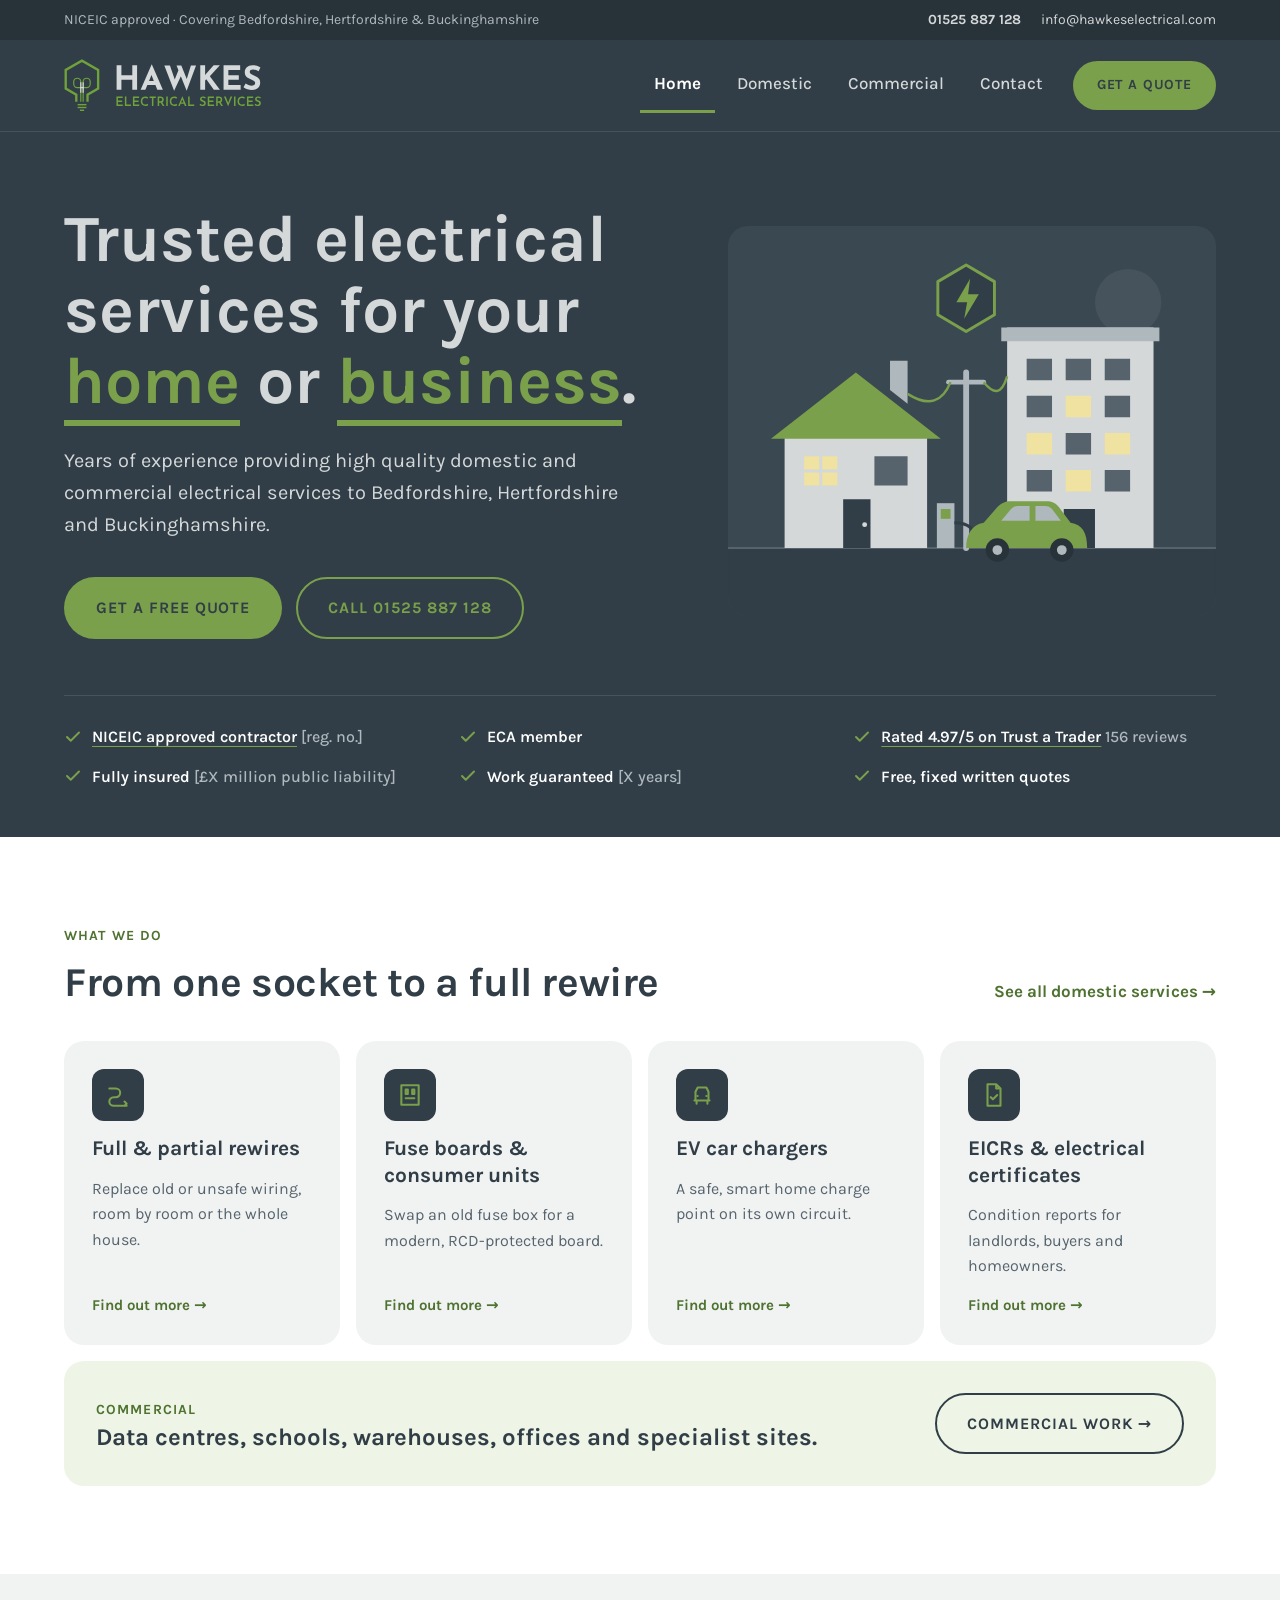
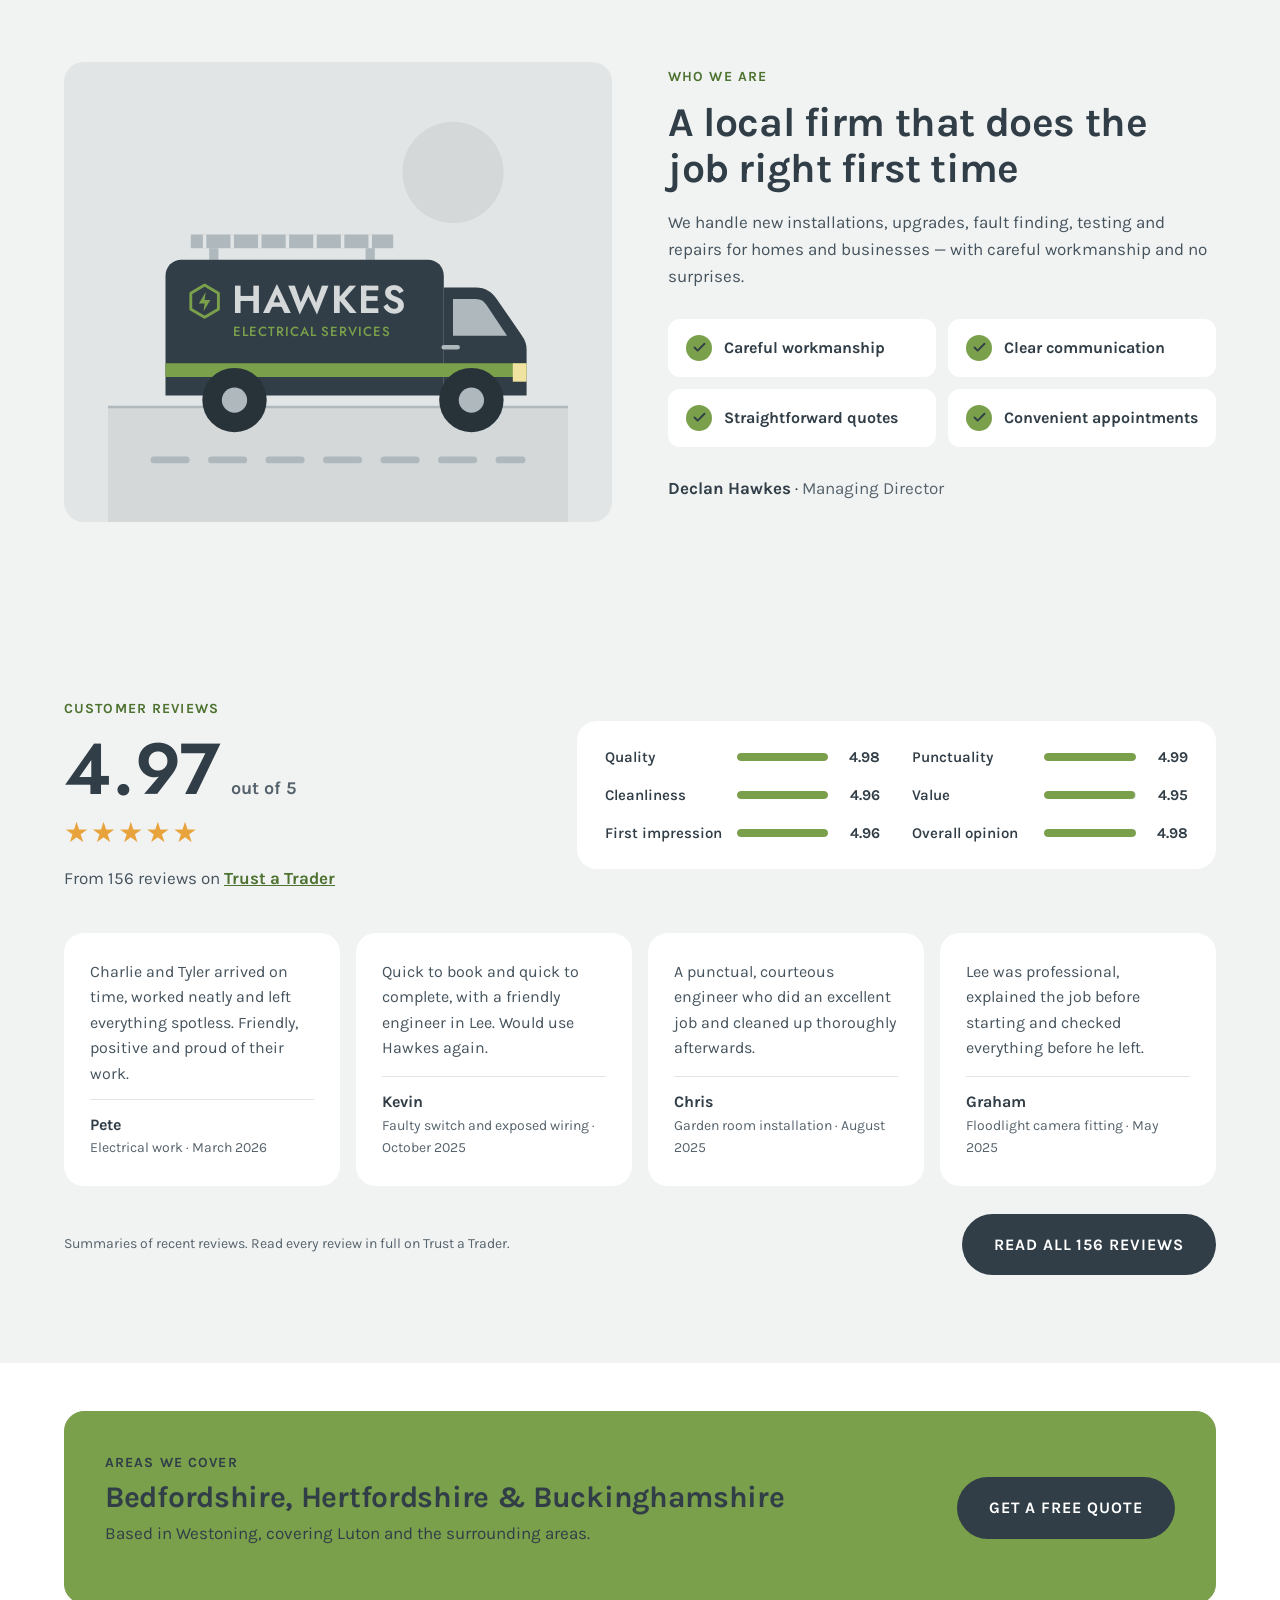
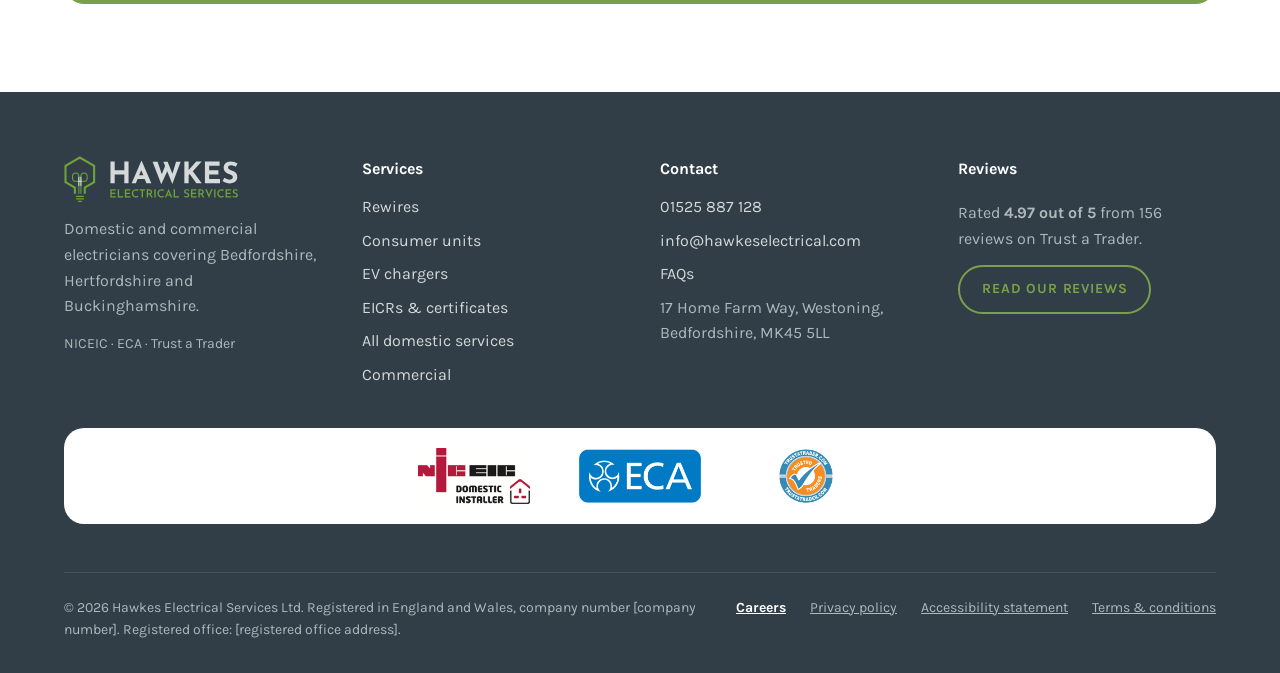
<file: index.html>
<!doctype html>
<html lang="en-GB">
<head>
<meta charset="utf-8">
<meta name="viewport" content="width=device-width, initial-scale=1">
<title>Electrician in Luton & Bedfordshire | Hawkes Electrical Services</title>
<meta name="description" content="Trusted domestic and commercial electrical services across Bedfordshire, Hertfordshire and Buckinghamshire.">
<meta name="theme-color" content="#313E47">
<link rel="canonical" href="https://liamhawkes.github.io/musical-octo-train/">
<link rel="icon" href="favicon-32.png" sizes="32x32" type="image/png">
<link rel="apple-touch-icon" href="apple-touch-icon.png">
<meta property="og:type" content="website">
<meta property="og:site_name" content="Hawkes Electrical Services">
<meta property="og:title" content="Electrician in Luton & Bedfordshire | Hawkes Electrical Services">
<meta property="og:description" content="Trusted domestic and commercial electrical services across Bedfordshire, Hertfordshire and Buckinghamshire.">
<meta property="og:url" content="https://liamhawkes.github.io/musical-octo-train/">
<meta property="og:image" content="https://liamhawkes.github.io/musical-octo-train/og-image.png">
<meta property="og:image:width" content="1200">
<meta property="og:image:height" content="630">
<meta name="twitter:card" content="summary_large_image">
<link rel="preload" href="fonts/karla-latin-400-normal.woff2" as="font" type="font/woff2" crossorigin>
<script type="application/ld+json">{"@context": "https://schema.org", "@type": "Electrician", "name": "Hawkes Electrical Services Ltd", "url": "https://liamhawkes.github.io/musical-octo-train/", "image": "https://liamhawkes.github.io/musical-octo-train/og-image.png", "logo": "https://liamhawkes.github.io/musical-octo-train/img/logo.svg", "telephone": "+441525887128", "email": "info@hawkeselectrical.com", "address": {"@type": "PostalAddress", "streetAddress": "17 Home Farm Way", "addressLocality": "Westoning", "addressRegion": "Bedfordshire", "postalCode": "MK45 5LL", "addressCountry": "GB"}, "areaServed": [{"@type": "AdministrativeArea", "name": "Bedfordshire"}, {"@type": "AdministrativeArea", "name": "Hertfordshire"}, {"@type": "AdministrativeArea", "name": "Buckinghamshire"}, {"@type": "City", "name": "Luton"}]}</script>
<link rel="stylesheet" href="styles.css?v=17">

</head>
<body>
<a class="skip" href="#main">Skip to content</a>
<div class="topbar"><div class="wrap topbar-in"><span class="muted">NICEIC approved · Covering Bedfordshire, Hertfordshire &amp; Buckinghamshire</span><span class="topbar-links"><a href="tel:01525887128"><strong>01525 887 128</strong></a><a href="mailto:info@hawkeselectrical.com">info@hawkeselectrical.com</a></span></div></div>
<header class="site-header"><div class="wrap header-in">
<a class="brand" href="index.html"><img class="logo" src="img/logo.svg" alt="Hawkes Electrical Services – home" width="231" height="61"></a>
<a class="btn btn-green btn-sm header-call" href="tel:01525887128">Call us</a>
<nav class="nav" aria-label="Main"><a href="index.html" aria-current="page">Home</a><a href="domestic.html">Domestic</a><a href="commercial.html">Commercial</a><a href="contact.html">Contact</a><a class="btn btn-green btn-sm nav-cta" href="contact.html">Get a quote</a></nav>
</div></header>
<main id="main">
<section class="hero"><div class="wrap hero-in">
<div class="hero-copy">
<h1>Trusted electrical services for your <span class="hl">home</span> or <span class="hl">business</span>.</h1>
<p class="lead">Years of experience providing high quality domestic and commercial electrical services to Bedfordshire, Hertfordshire and Buckinghamshire.</p>
<div class="btn-row"><a class="btn btn-green" href="contact.html">Get a free quote</a><a class="btn btn-outline" href="tel:01525887128">Call 01525 887 128</a></div>
</div>
<div class="hero-art art-dark"><svg viewBox="0 0 500 400" width="100%" height="100%" role="img" aria-label="Illustration of a house and an office building connected to the power network" style="display:block">
<circle cx="410" cy="78" r="34" fill="#46535C"></circle>
<path d="M0 330h500v70H0z" fill="#313E47"></path>
<path d="M0 330h500" stroke="#56636C" stroke-width="2"></path>
<g>
<path d="M286 330V104h150v226z" fill="#D4D8D9"></path>
<path d="M280 104h162v14H280z" fill="#AEB8BD"></path>
<path d="M306 136h26v22h-26zM346 136h26v22h-26zM386 136h26v22h-26zM306 174h26v22h-26zM386 174h26v22h-26zM346 212h26v22h-26zM306 250h26v22h-26zM386 250h26v22h-26z" fill="#56636C"></path>
<path d="M346 174h26v22h-26zM306 212h26v22h-26zM386 212h26v22h-26zM346 250h26v22h-26z" fill="#F0E2A0"></path>
<path d="M344 290h32v40h-32z" fill="#313E47"></path>
</g>
<g>
<path d="M58 330V212h146v118z" fill="#D4D8D9"></path>
<path d="M44 218 131 150l87 68z" fill="#7AA04B"></path>
<path d="M166 168v-30h18v44z" fill="#AEB8BD"></path>
<path d="M78 236h34v30H78z" fill="#F0E2A0"></path>
<path d="M150 236h34v30h-34z" fill="#56636C"></path>
<path d="M95 236v30M78 251h34" stroke="#D4D8D9" stroke-width="3"></path>
<path d="M118 280h28v50h-28z" fill="#313E47"></path>
<circle cx="140" cy="306" r="2.5" fill="#D4D8D9"></circle>
</g>
<g>
<path d="M244 330V150" stroke="#AEB8BD" stroke-width="6" stroke-linecap="round"></path>
<path d="M226 160h36" stroke="#AEB8BD" stroke-width="5" stroke-linecap="round"></path>
<path d="M184 172c22 14 36 8 44-12M262 160c10 12 18 14 24-6" fill="none" stroke="#7AA04B" stroke-width="2.5"></path>
</g>
<g>
<path d="M214 330v-46h18v46z" fill="#AEB8BD"></path>
<path d="M218 290h10v10h-10z" fill="#7AA04B"></path>
<path d="M232 304c18 0 22 10 22 20" fill="none" stroke="#313E47" stroke-width="3"></path>
</g>
<g>
<path d="M244 330c0-14 6-24 18-26l14-16c4-4 8-6 14-6h36c6 0 10 2 13 6l12 16c12 2 17 10 17 26z" fill="#7AA04B"></path>
<path d="M280 302l10-12c2-2 4-3 7-3h12v15zM315 302v-15h10c3 0 5 1 7 3l9 12z" fill="#AEB8BD"></path>
<circle cx="276" cy="332" r="12" fill="#283239"></circle><circle cx="276" cy="332" r="5" fill="#AEB8BD"></circle>
<circle cx="342" cy="332" r="12" fill="#283239"></circle><circle cx="342" cy="332" r="5" fill="#AEB8BD"></circle>
</g>
<g transform="translate(210 40)">
<path d="M34 0 63 17v34L34 68 5 51V17z" fill="#313E47" stroke="#7AA04B" stroke-width="3" stroke-linejoin="round"></path>
<path d="M38 14 24 38h11l-3 17 15-25H36z" fill="#7AA04B"></path>
</g>
</svg></div>
</div>
<div class="wrap"><ul class="trust-bar" aria-label="Why customers trust us"><li><svg width="18" height="18" viewBox="0 0 24 24" fill="none" stroke="#7AA04B" stroke-width="2.6" stroke-linecap="round" stroke-linejoin="round" aria-hidden="true"><path d="M20 6 9 17l-5-5"/></svg><span><a href="https://www.niceic.com/">NICEIC approved contractor</a> <span class="tb-note">[reg. no.]</span></span></li><li><svg width="18" height="18" viewBox="0 0 24 24" fill="none" stroke="#7AA04B" stroke-width="2.6" stroke-linecap="round" stroke-linejoin="round" aria-hidden="true"><path d="M20 6 9 17l-5-5"/></svg><span>ECA member</span></li><li><svg width="18" height="18" viewBox="0 0 24 24" fill="none" stroke="#7AA04B" stroke-width="2.6" stroke-linecap="round" stroke-linejoin="round" aria-hidden="true"><path d="M20 6 9 17l-5-5"/></svg><span><a href="https://www.trustatrader.com/traders/hawkes-electrical-services-ltd-electricians-bedford-south">Rated 4.97/5 on Trust a Trader</a> <span class="tb-note">156 reviews</span></span></li><li><svg width="18" height="18" viewBox="0 0 24 24" fill="none" stroke="#7AA04B" stroke-width="2.6" stroke-linecap="round" stroke-linejoin="round" aria-hidden="true"><path d="M20 6 9 17l-5-5"/></svg><span>Fully insured <span class="tb-note">[£X million public liability]</span></span></li><li><svg width="18" height="18" viewBox="0 0 24 24" fill="none" stroke="#7AA04B" stroke-width="2.6" stroke-linecap="round" stroke-linejoin="round" aria-hidden="true"><path d="M20 6 9 17l-5-5"/></svg><span>Work guaranteed <span class="tb-note">[X years]</span></span></li><li><svg width="18" height="18" viewBox="0 0 24 24" fill="none" stroke="#7AA04B" stroke-width="2.6" stroke-linecap="round" stroke-linejoin="round" aria-hidden="true"><path d="M20 6 9 17l-5-5"/></svg><span>Free, fixed written quotes</span></li></ul></div>
</section>
<section class="section"><div class="wrap">
<div class="section-head"><div><p class="eyebrow">What we do</p><h2>From one socket to a full rewire</h2></div><a class="text-link" href="domestic.html">See all domestic services →</a></div>
<div class="grid-4"><a class="card-link" href="rewires.html"><span class="ico"><svg width="26" height="26" viewBox="0 0 24 24" fill="none" stroke="#7AA04B" stroke-width="1.9" stroke-linecap="round" stroke-linejoin="round" aria-hidden="true"><path d="M4 6h6a4 4 0 0 1 0 8H8a4 4 0 0 0 0 8h12M18 18l2 2-2 2"/></svg></span><span class="card-title">Full &amp; partial rewires</span><span class="card-text">Replace old or unsafe wiring, room by room or the whole house.</span><span class="more">Find out more →</span></a><a class="card-link" href="consumer-units.html"><span class="ico"><svg width="26" height="26" viewBox="0 0 24 24" fill="none" stroke="#7AA04B" stroke-width="1.9" stroke-linecap="round" stroke-linejoin="round" aria-hidden="true"><path d="M4 3h16v18H4zM8 7h2v4H8zM14 7h2v4h-2zM8 15h8"/></svg></span><span class="card-title">Fuse boards &amp; consumer units</span><span class="card-text">Swap an old fuse box for a modern, RCD-protected board.</span><span class="more">Find out more →</span></a><a class="card-link" href="ev-chargers.html"><span class="ico"><svg width="26" height="26" viewBox="0 0 24 24" fill="none" stroke="#7AA04B" stroke-width="1.9" stroke-linecap="round" stroke-linejoin="round" aria-hidden="true"><path d="M5 17h14M6 17V9l2-4h8l2 4v8M8 13h.01M16 13h.01M7 17v3M17 17v3"/></svg></span><span class="card-title">EV car chargers</span><span class="card-text">A safe, smart home charge point on its own circuit.</span><span class="more">Find out more →</span></a><a class="card-link" href="eicr.html"><span class="ico"><svg width="26" height="26" viewBox="0 0 24 24" fill="none" stroke="#7AA04B" stroke-width="1.9" stroke-linecap="round" stroke-linejoin="round" aria-hidden="true"><path d="M14 2H6v20h12V6l-4-4zM14 2v4h4M9 14l2 2 4-4"/></svg></span><span class="card-title">EICRs &amp; electrical certificates</span><span class="card-text">Condition reports for landlords, buyers and homeowners.</span><span class="more">Find out more →</span></a></div>
<a class="commercial-strip" href="commercial.html"><span><span class="eyebrow">Commercial</span><span class="strip-title">Data centres, schools, warehouses, offices and specialist sites.</span></span><span class="btn btn-outline">Commercial work →</span></a>
</div></section>
<section class="section alt"><div class="wrap split">
<div class="art art-light square"><svg viewBox="0 0 400 400" width="100%" height="100%" role="img" aria-label="Illustration of a Hawkes Electrical van" style="display:block">
<circle cx="300" cy="96" r="44" fill="#D4D8D9"></circle>
<path d="M0 300h400v100H0z" fill="#D4D8D9"></path>
<path d="M0 300h400" stroke="#AEB8BD" stroke-width="2"></path>
<path d="M40 346h320" stroke="#AEB8BD" stroke-width="6" stroke-linecap="round" stroke-dasharray="28 22"></path>
<g>
<path d="M72 150h176v12H72z" fill="#AEB8BD"></path>
<path d="M84 150v12M108 150v12M132 150v12M156 150v12M180 150v12M204 150v12M228 150v12" stroke="#E1E5E6" stroke-width="3"></path>
<path d="M88 162h8v10h-8zM224 162h8v10h-8z" fill="#AEB8BD"></path>
<path d="M50 186c0-8 6-14 14-14h214c8 0 14 6 14 14v104H50z" fill="#313E47"></path>
<path d="M292 196h28c8 0 14 4 18 10l22 32c3 4 4 8 4 12v40h-72z" fill="#313E47"></path>
<path d="M300 206h20c4 0 7 2 9 5l18 27h-47z" fill="#AEB8BD"></path>
<path d="M50 262h314v12H50z" fill="#7AA04B"></path>
<path d="M352 262h12v16h-12z" fill="#F0E2A0"></path>
<path d="M292 248h12" stroke="#AEB8BD" stroke-width="4" stroke-linecap="round"></path>
<g transform="translate(70 194)">
<path d="M14 0 26 7v14L14 28 2 21V7z" fill="none" stroke="#7AA04B" stroke-width="2.5" stroke-linejoin="round"></path>
<path d="M15 6 9 16h5l-1 7 6-10h-5z" fill="#7AA04B"></path>
</g>
<text x="108" y="218" font-family="Jost, sans-serif" font-weight="600" font-size="34" letter-spacing="1" fill="#D4D8D9">HAWKES</text>
<text x="109" y="238" font-family="Jost, sans-serif" font-weight="500" font-size="11.5" letter-spacing="0.8" fill="#7AA04B">ELECTRICAL SERVICES</text>
<circle cx="110" cy="294" r="28" fill="#283239"></circle><circle cx="110" cy="294" r="11" fill="#AEB8BD"></circle>
<circle cx="316" cy="294" r="28" fill="#283239"></circle><circle cx="316" cy="294" r="11" fill="#AEB8BD"></circle>
</g>
</svg></div>
<div><p class="eyebrow">Who we are</p><h2>A local firm that does the job right first time</h2>
<p class="body-muted">We handle new installations, upgrades, fault finding, testing and repairs for homes and businesses — with careful workmanship and no surprises.</p>
<ul class="value-grid"><li><span class="tick"><svg width="15" height="15" viewBox="0 0 24 24" fill="none" stroke="#313E47" stroke-width="3" stroke-linecap="round" stroke-linejoin="round" aria-hidden="true"><path d="M20 6 9 17l-5-5"/></svg></span>Careful workmanship</li><li><span class="tick"><svg width="15" height="15" viewBox="0 0 24 24" fill="none" stroke="#313E47" stroke-width="3" stroke-linecap="round" stroke-linejoin="round" aria-hidden="true"><path d="M20 6 9 17l-5-5"/></svg></span>Clear communication</li><li><span class="tick"><svg width="15" height="15" viewBox="0 0 24 24" fill="none" stroke="#313E47" stroke-width="3" stroke-linecap="round" stroke-linejoin="round" aria-hidden="true"><path d="M20 6 9 17l-5-5"/></svg></span>Straightforward quotes</li><li><span class="tick"><svg width="15" height="15" viewBox="0 0 24 24" fill="none" stroke="#313E47" stroke-width="3" stroke-linecap="round" stroke-linejoin="round" aria-hidden="true"><path d="M20 6 9 17l-5-5"/></svg></span>Convenient appointments</li></ul>
<p><strong>Declan Hawkes</strong> · <span class="muted-dark">Managing Director</span></p></div>
</div></section>
<section class="section reviews" id="reviews"><div class="wrap">
<div class="reviews-head">
<div class="score-card">
<p class="eyebrow">Customer reviews</p>
<div class="score"><span class="score-n">4.97</span><span class="score-of">out of 5</span></div>
<div class="stars big" aria-hidden="true">★★★★★</div>
<p class="score-meta">From 156 reviews on <a href="https://www.trustatrader.com/traders/hawkes-electrical-services-ltd-electricians-bedford-south">Trust a Trader</a></p>
</div>
<ul class="score-bars" aria-label="Average scores by category"><li><span>Quality</span><span class="bar" aria-hidden="true"><span style="width:99.6%"></span></span><strong>4.98</strong></li><li><span>Punctuality</span><span class="bar" aria-hidden="true"><span style="width:99.8%"></span></span><strong>4.99</strong></li><li><span>Cleanliness</span><span class="bar" aria-hidden="true"><span style="width:99.2%"></span></span><strong>4.96</strong></li><li><span>Value</span><span class="bar" aria-hidden="true"><span style="width:99.0%"></span></span><strong>4.95</strong></li><li><span>First impression</span><span class="bar" aria-hidden="true"><span style="width:99.2%"></span></span><strong>4.96</strong></li><li><span>Overall opinion</span><span class="bar" aria-hidden="true"><span style="width:99.6%"></span></span><strong>4.98</strong></li></ul>
</div>
<div class="review-grid"><article class="review"><p>Charlie and Tyler arrived on time, worked neatly and left everything spotless. Friendly, positive and proud of their work.</p><footer><strong>Pete</strong><span>Electrical work · March 2026</span></footer></article><article class="review"><p>Quick to book and quick to complete, with a friendly engineer in Lee. Would use Hawkes again.</p><footer><strong>Kevin</strong><span>Faulty switch and exposed wiring · October 2025</span></footer></article><article class="review"><p>A punctual, courteous engineer who did an excellent job and cleaned up thoroughly afterwards.</p><footer><strong>Chris</strong><span>Garden room installation · August 2025</span></footer></article><article class="review"><p>Lee was professional, explained the job before starting and checked everything before he left.</p><footer><strong>Graham</strong><span>Floodlight camera fitting · May 2025</span></footer></article></div>
<div class="reviews-foot"><p class="small-note">Summaries of recent reviews. Read every review in full on Trust a Trader.</p><a class="btn btn-dark" href="https://www.trustatrader.com/traders/hawkes-electrical-services-ltd-electricians-bedford-south">Read all 156 reviews</a></div>
</div></section>
<section class="section tight-top"><div class="wrap"><div class="panel green areas-band"><div><p class="eyebrow dark">Areas we cover</p><h2>Bedfordshire, Hertfordshire &amp; Buckinghamshire</h2><p>Based in Westoning, covering Luton and the surrounding areas.</p></div><a class="btn btn-dark" href="contact.html">Get a free quote</a></div></div></section>
</main>
<footer class="site-footer"><div class="wrap">
<div class="footer-grid">
<div class="stack"><img class="logo logo-footer" src="img/logo.svg" alt="Hawkes Electrical Services" width="231" height="61" loading="lazy"><p class="muted">Domestic and commercial electricians covering Bedfordshire, Hertfordshire and Buckinghamshire.</p><p class="muted small">NICEIC · ECA · Trust a Trader</p></div>
<nav class="stack-tight" aria-label="Services"><span class="footer-h">Services</span><a href="rewires.html">Rewires</a><a href="consumer-units.html">Consumer units</a><a href="ev-chargers.html">EV chargers</a><a href="eicr.html">EICRs &amp; certificates</a><a href="domestic.html">All domestic services</a><a href="commercial.html">Commercial</a></nav>
<div class="stack-tight"><span class="footer-h">Contact</span><a href="tel:01525887128">01525 887 128</a><a href="mailto:info@hawkeselectrical.com">info@hawkeselectrical.com</a><a href="faq.html">FAQs</a><span class="muted">17 Home Farm Way, Westoning,<br>Bedfordshire, MK45 5LL</span></div>
<div class="stack"><span class="footer-h">Reviews</span><p class="muted">Rated <strong>4.97 out of 5</strong> from 156 reviews on Trust a Trader.</p><a class="btn btn-outline btn-sm" href="https://www.trustatrader.com/traders/hawkes-electrical-services-ltd-electricians-bedford-south">Read our reviews</a></div>
</div>
<div class="footer-badges" aria-label="Accreditations">
<img src="img/niceic_logo.png" alt="NICEIC Domestic Installer" height="56" loading="lazy">
<img src="img/elecsa_logo.png" alt="ECA member" height="56" loading="lazy">
<a href="https://www.trustatrader.com/traders/hawkes-electrical-services-ltd-electricians-bedford-south"><img src="img/tt_logo.png" alt="Trust a Trader – read our reviews" height="56" loading="lazy"></a>
</div>
<div class="footer-bottom"><span class="legal-id">© 2026 Hawkes Electrical Services Ltd. Registered in England and Wales, company number [company number]. Registered office: [registered office address].</span><span class="footer-legal"><a class="footer-careers" href="careers.html">Careers</a><a href="privacy.html">Privacy policy</a><a href="accessibility.html">Accessibility statement</a><a href="terms.html">Terms &amp; conditions</a></span></div>
</div></footer>
<nav class="mobile-bar" aria-label="Quick contact"><a class="mb-call" href="tel:01525887128"><svg width="20" height="20" viewBox="0 0 24 24" fill="none" stroke="currentColor" stroke-width="2" stroke-linecap="round" stroke-linejoin="round" aria-hidden="true"><path d="M22 16.9v3a2 2 0 0 1-2.2 2 19.8 19.8 0 0 1-8.6-3.1 19.5 19.5 0 0 1-6-6A19.8 19.8 0 0 1 2.1 4.2 2 2 0 0 1 4.1 2h3a2 2 0 0 1 2 1.7c.1 1 .4 1.9.7 2.8a2 2 0 0 1-.5 2.1L8 9.9a16 16 0 0 0 6 6l1.3-1.3a2 2 0 0 1 2.1-.4c.9.3 1.8.6 2.8.7a2 2 0 0 1 1.7 2z"/></svg><span>Call</span></a><a class="mb-wa" href="https://wa.me/447519644255?text=Hi%20Hawkes%20Electrical%2C%20I%20have%20a%20question%20about%20some%20electrical%20work." aria-label="Message us on WhatsApp"><svg width="20" height="20" viewBox="0 0 24 24" fill="none" stroke="currentColor" stroke-width="2" stroke-linecap="round" stroke-linejoin="round" aria-hidden="true"><path d="M3 21l1.7-5A8.5 8.5 0 1 1 8 19.3z"/><path d="M9 9.5c0 3 2.5 5.5 5.5 5.5l1.2-1.4-2-1-1 .8a4 4 0 0 1-2.1-2.1l.8-1-1-2z"/></svg><span>WhatsApp</span></a></nav>
</body>
</html>
</file>
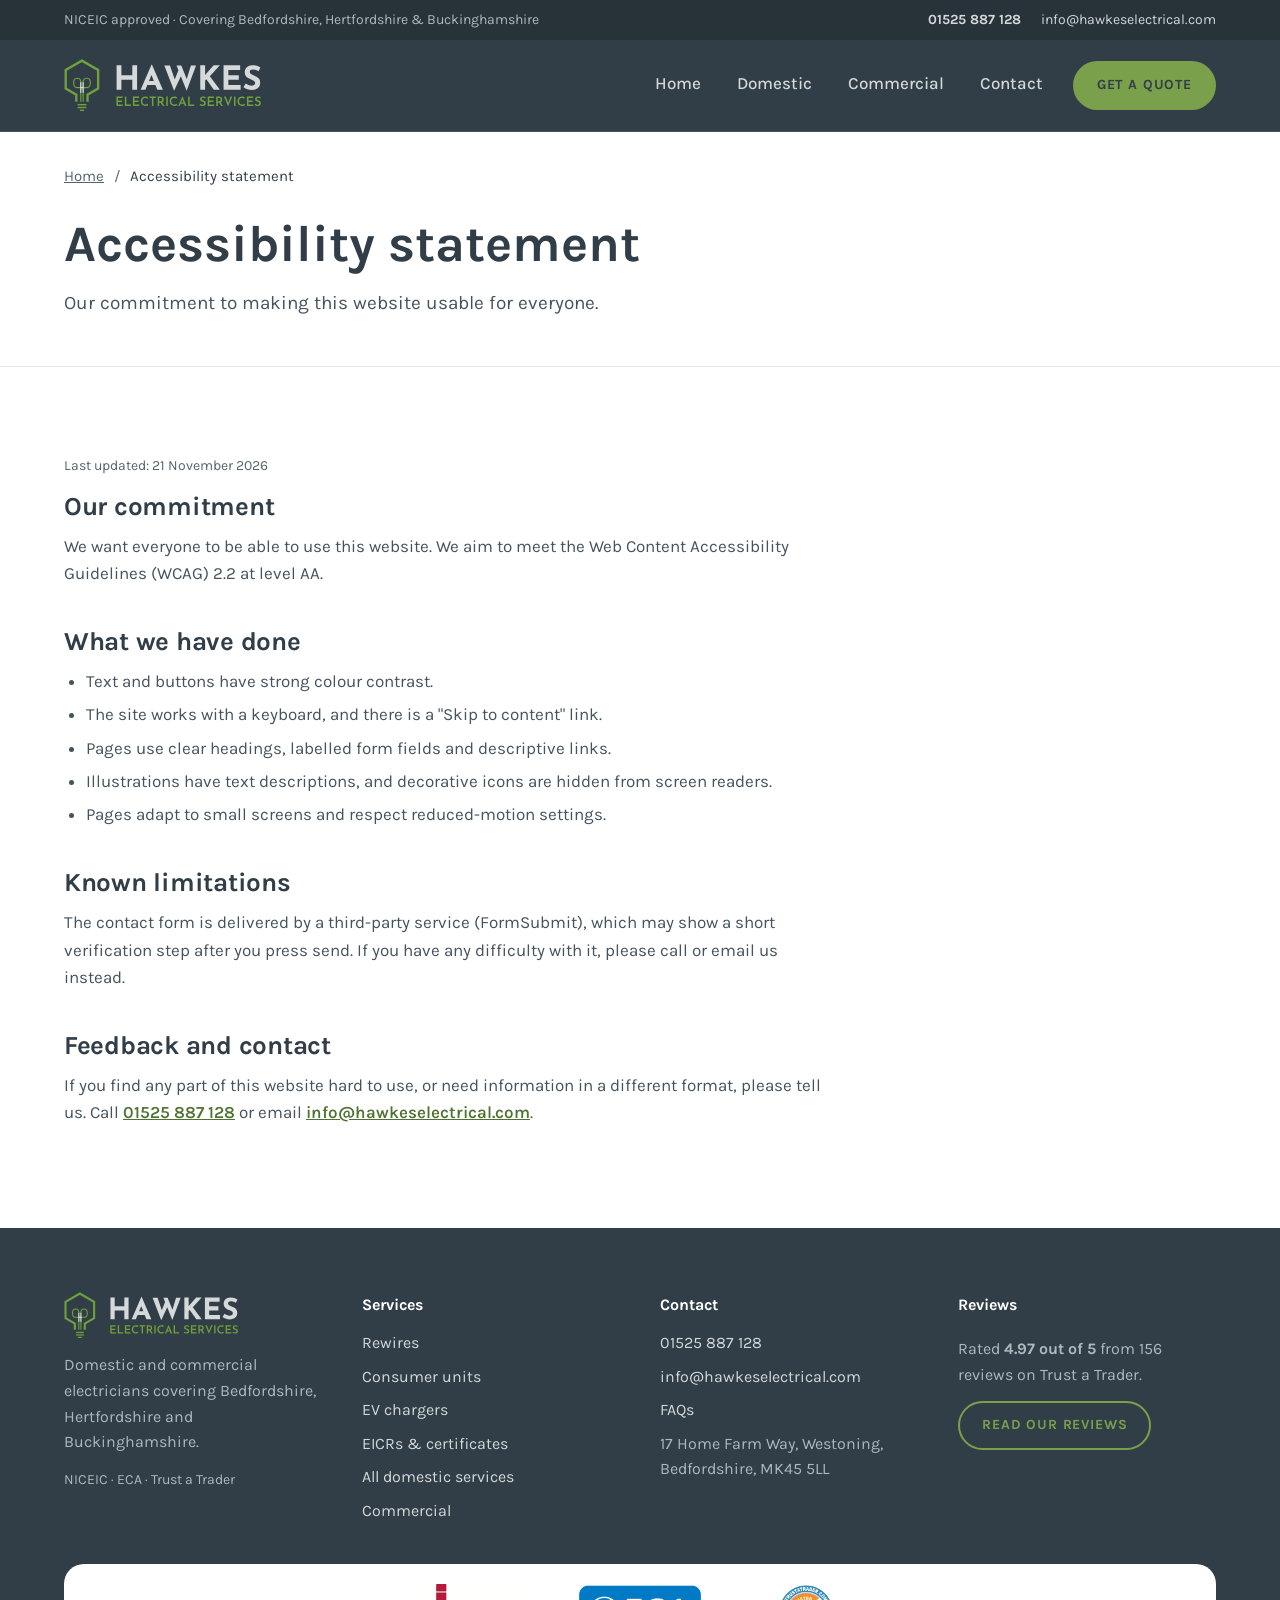
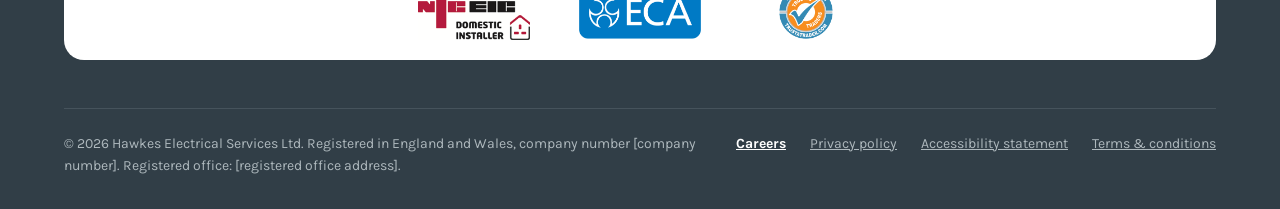
<file: accessibility.html>
<!doctype html>
<html lang="en-GB">
<head>
<meta charset="utf-8">
<meta name="viewport" content="width=device-width, initial-scale=1">
<title>Accessibility statement – Hawkes Electrical</title>
<meta name="description" content="Accessibility statement for the Hawkes Electrical Services website.">
<meta name="theme-color" content="#313E47">
<link rel="canonical" href="https://liamhawkes.github.io/musical-octo-train/accessibility.html">
<link rel="icon" href="favicon-32.png" sizes="32x32" type="image/png">
<link rel="apple-touch-icon" href="apple-touch-icon.png">
<meta property="og:type" content="website">
<meta property="og:site_name" content="Hawkes Electrical Services">
<meta property="og:title" content="Accessibility statement – Hawkes Electrical">
<meta property="og:description" content="Accessibility statement for the Hawkes Electrical Services website.">
<meta property="og:url" content="https://liamhawkes.github.io/musical-octo-train/accessibility.html">
<meta property="og:image" content="https://liamhawkes.github.io/musical-octo-train/og-image.png">
<meta property="og:image:width" content="1200">
<meta property="og:image:height" content="630">
<meta name="twitter:card" content="summary_large_image">
<link rel="preload" href="fonts/karla-latin-400-normal.woff2" as="font" type="font/woff2" crossorigin>
<script type="application/ld+json">{"@context": "https://schema.org", "@type": "Electrician", "name": "Hawkes Electrical Services Ltd", "url": "https://liamhawkes.github.io/musical-octo-train/", "image": "https://liamhawkes.github.io/musical-octo-train/og-image.png", "logo": "https://liamhawkes.github.io/musical-octo-train/img/logo.svg", "telephone": "+441525887128", "email": "info@hawkeselectrical.com", "address": {"@type": "PostalAddress", "streetAddress": "17 Home Farm Way", "addressLocality": "Westoning", "addressRegion": "Bedfordshire", "postalCode": "MK45 5LL", "addressCountry": "GB"}, "areaServed": [{"@type": "AdministrativeArea", "name": "Bedfordshire"}, {"@type": "AdministrativeArea", "name": "Hertfordshire"}, {"@type": "AdministrativeArea", "name": "Buckinghamshire"}, {"@type": "City", "name": "Luton"}]}</script>
<link rel="stylesheet" href="styles.css?v=17">

</head>
<body>
<a class="skip" href="#main">Skip to content</a>
<div class="topbar"><div class="wrap topbar-in"><span class="muted">NICEIC approved · Covering Bedfordshire, Hertfordshire &amp; Buckinghamshire</span><span class="topbar-links"><a href="tel:01525887128"><strong>01525 887 128</strong></a><a href="mailto:info@hawkeselectrical.com">info@hawkeselectrical.com</a></span></div></div>
<header class="site-header"><div class="wrap header-in">
<a class="brand" href="index.html"><img class="logo" src="img/logo.svg" alt="Hawkes Electrical Services – home" width="231" height="61"></a>
<a class="btn btn-green btn-sm header-call" href="tel:01525887128">Call us</a>
<nav class="nav" aria-label="Main"><a href="index.html">Home</a><a href="domestic.html">Domestic</a><a href="commercial.html">Commercial</a><a href="contact.html">Contact</a><a class="btn btn-green btn-sm nav-cta" href="contact.html">Get a quote</a></nav>
</div></header>
<main id="main">
<section class="page-head"><div class="wrap"><nav class="crumbs" aria-label="Breadcrumb"><a href="index.html">Home</a><span aria-hidden="true">/</span><span aria-current="page">Accessibility statement</span></nav>
<h1>Accessibility statement</h1><p class="lead">Our commitment to making this website usable for everyone.</p></div></section>
<section class="section"><div class="wrap"><article class="prose">
<p class="updated">Last updated: 21 November 2026</p>
<h2>Our commitment</h2><p>We want everyone to be able to use this website. We aim to meet the Web Content Accessibility Guidelines (WCAG) 2.2 at level AA.</p><h2>What we have done</h2><ul><li>Text and buttons have strong colour contrast.</li><li>The site works with a keyboard, and there is a "Skip to content" link.</li><li>Pages use clear headings, labelled form fields and descriptive links.</li><li>Illustrations have text descriptions, and decorative icons are hidden from screen readers.</li><li>Pages adapt to small screens and respect reduced-motion settings.</li></ul><h2>Known limitations</h2><p>The contact form is delivered by a third-party service (FormSubmit), which may show a short verification step after you press send. If you have any difficulty with it, please call or email us instead.</p><h2>Feedback and contact</h2><p>If you find any part of this website hard to use, or need information in a different format, please tell us. Call <a href="tel:01525887128">01525 887 128</a> or email <a href="mailto:info@hawkeselectrical.com">info@hawkeselectrical.com</a>.</p>
</article></div></section>
</main>
<footer class="site-footer"><div class="wrap">
<div class="footer-grid">
<div class="stack"><img class="logo logo-footer" src="img/logo.svg" alt="Hawkes Electrical Services" width="231" height="61" loading="lazy"><p class="muted">Domestic and commercial electricians covering Bedfordshire, Hertfordshire and Buckinghamshire.</p><p class="muted small">NICEIC · ECA · Trust a Trader</p></div>
<nav class="stack-tight" aria-label="Services"><span class="footer-h">Services</span><a href="rewires.html">Rewires</a><a href="consumer-units.html">Consumer units</a><a href="ev-chargers.html">EV chargers</a><a href="eicr.html">EICRs &amp; certificates</a><a href="domestic.html">All domestic services</a><a href="commercial.html">Commercial</a></nav>
<div class="stack-tight"><span class="footer-h">Contact</span><a href="tel:01525887128">01525 887 128</a><a href="mailto:info@hawkeselectrical.com">info@hawkeselectrical.com</a><a href="faq.html">FAQs</a><span class="muted">17 Home Farm Way, Westoning,<br>Bedfordshire, MK45 5LL</span></div>
<div class="stack"><span class="footer-h">Reviews</span><p class="muted">Rated <strong>4.97 out of 5</strong> from 156 reviews on Trust a Trader.</p><a class="btn btn-outline btn-sm" href="https://www.trustatrader.com/traders/hawkes-electrical-services-ltd-electricians-bedford-south">Read our reviews</a></div>
</div>
<div class="footer-badges" aria-label="Accreditations">
<img src="img/niceic_logo.png" alt="NICEIC Domestic Installer" height="56" loading="lazy">
<img src="img/elecsa_logo.png" alt="ECA member" height="56" loading="lazy">
<a href="https://www.trustatrader.com/traders/hawkes-electrical-services-ltd-electricians-bedford-south"><img src="img/tt_logo.png" alt="Trust a Trader – read our reviews" height="56" loading="lazy"></a>
</div>
<div class="footer-bottom"><span class="legal-id">© 2026 Hawkes Electrical Services Ltd. Registered in England and Wales, company number [company number]. Registered office: [registered office address].</span><span class="footer-legal"><a class="footer-careers" href="careers.html">Careers</a><a href="privacy.html">Privacy policy</a><a href="accessibility.html">Accessibility statement</a><a href="terms.html">Terms &amp; conditions</a></span></div>
</div></footer>
<nav class="mobile-bar" aria-label="Quick contact"><a class="mb-call" href="tel:01525887128"><svg width="20" height="20" viewBox="0 0 24 24" fill="none" stroke="currentColor" stroke-width="2" stroke-linecap="round" stroke-linejoin="round" aria-hidden="true"><path d="M22 16.9v3a2 2 0 0 1-2.2 2 19.8 19.8 0 0 1-8.6-3.1 19.5 19.5 0 0 1-6-6A19.8 19.8 0 0 1 2.1 4.2 2 2 0 0 1 4.1 2h3a2 2 0 0 1 2 1.7c.1 1 .4 1.9.7 2.8a2 2 0 0 1-.5 2.1L8 9.9a16 16 0 0 0 6 6l1.3-1.3a2 2 0 0 1 2.1-.4c.9.3 1.8.6 2.8.7a2 2 0 0 1 1.7 2z"/></svg><span>Call</span></a><a class="mb-wa" href="https://wa.me/447519644255?text=Hi%20Hawkes%20Electrical%2C%20I%20have%20a%20question%20about%20some%20electrical%20work." aria-label="Message us on WhatsApp"><svg width="20" height="20" viewBox="0 0 24 24" fill="none" stroke="currentColor" stroke-width="2" stroke-linecap="round" stroke-linejoin="round" aria-hidden="true"><path d="M3 21l1.7-5A8.5 8.5 0 1 1 8 19.3z"/><path d="M9 9.5c0 3 2.5 5.5 5.5 5.5l1.2-1.4-2-1-1 .8a4 4 0 0 1-2.1-2.1l.8-1-1-2z"/></svg><span>WhatsApp</span></a></nav>
</body>
</html>
</file>
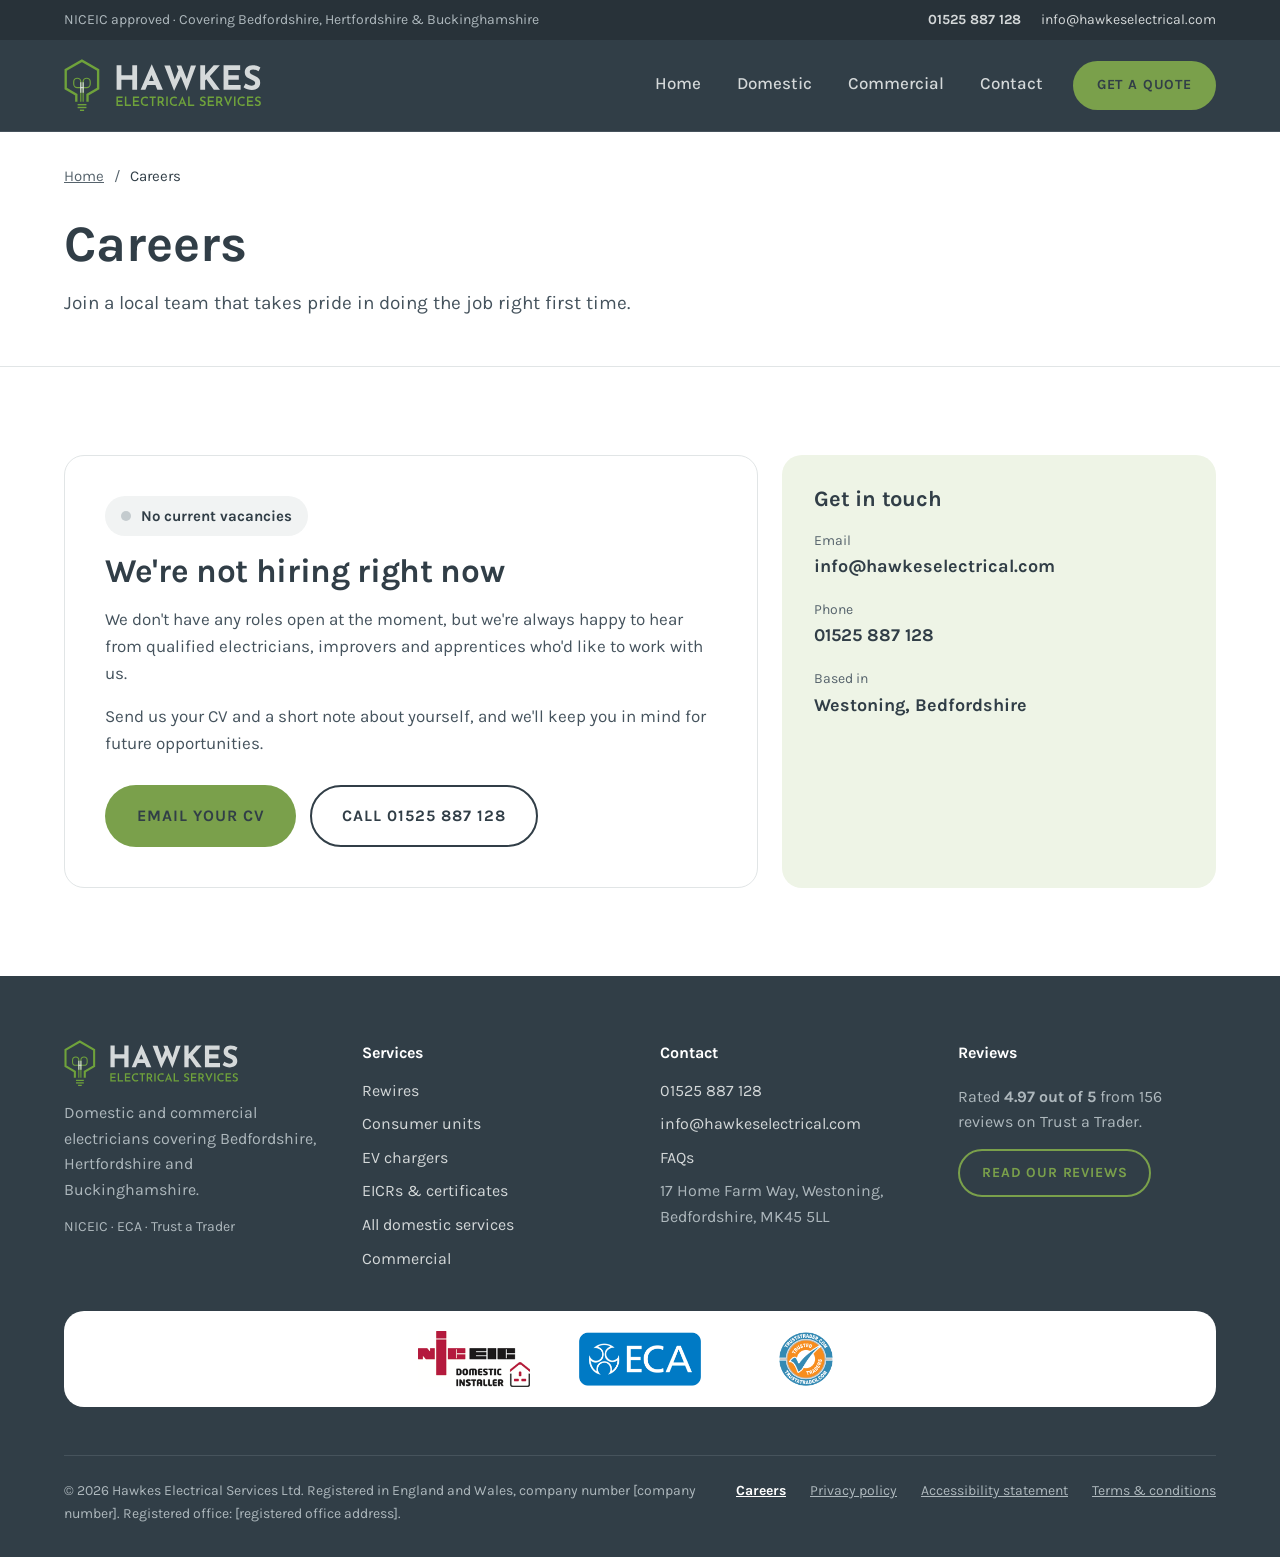
<file: careers.html>
<!doctype html>
<html lang="en-GB">
<head>
<meta charset="utf-8">
<meta name="viewport" content="width=device-width, initial-scale=1">
<title>Careers – Hawkes Electrical</title>
<meta name="description" content="Careers at Hawkes Electrical Services. No current vacancies, but we are happy to hear from electricians, improvers and apprentices.">
<meta name="theme-color" content="#313E47">
<link rel="canonical" href="https://liamhawkes.github.io/musical-octo-train/careers.html">
<link rel="icon" href="favicon-32.png" sizes="32x32" type="image/png">
<link rel="apple-touch-icon" href="apple-touch-icon.png">
<meta property="og:type" content="website">
<meta property="og:site_name" content="Hawkes Electrical Services">
<meta property="og:title" content="Careers – Hawkes Electrical">
<meta property="og:description" content="Careers at Hawkes Electrical Services. No current vacancies, but we are happy to hear from electricians, improvers and apprentices.">
<meta property="og:url" content="https://liamhawkes.github.io/musical-octo-train/careers.html">
<meta property="og:image" content="https://liamhawkes.github.io/musical-octo-train/og-image.png">
<meta property="og:image:width" content="1200">
<meta property="og:image:height" content="630">
<meta name="twitter:card" content="summary_large_image">
<link rel="preload" href="fonts/karla-latin-400-normal.woff2" as="font" type="font/woff2" crossorigin>
<script type="application/ld+json">{"@context": "https://schema.org", "@type": "Electrician", "name": "Hawkes Electrical Services Ltd", "url": "https://liamhawkes.github.io/musical-octo-train/", "image": "https://liamhawkes.github.io/musical-octo-train/og-image.png", "logo": "https://liamhawkes.github.io/musical-octo-train/img/logo.svg", "telephone": "+441525887128", "email": "info@hawkeselectrical.com", "address": {"@type": "PostalAddress", "streetAddress": "17 Home Farm Way", "addressLocality": "Westoning", "addressRegion": "Bedfordshire", "postalCode": "MK45 5LL", "addressCountry": "GB"}, "areaServed": [{"@type": "AdministrativeArea", "name": "Bedfordshire"}, {"@type": "AdministrativeArea", "name": "Hertfordshire"}, {"@type": "AdministrativeArea", "name": "Buckinghamshire"}, {"@type": "City", "name": "Luton"}]}</script>
<link rel="stylesheet" href="styles.css?v=17">

</head>
<body>
<a class="skip" href="#main">Skip to content</a>
<div class="topbar"><div class="wrap topbar-in"><span class="muted">NICEIC approved · Covering Bedfordshire, Hertfordshire &amp; Buckinghamshire</span><span class="topbar-links"><a href="tel:01525887128"><strong>01525 887 128</strong></a><a href="mailto:info@hawkeselectrical.com">info@hawkeselectrical.com</a></span></div></div>
<header class="site-header"><div class="wrap header-in">
<a class="brand" href="index.html"><img class="logo" src="img/logo.svg" alt="Hawkes Electrical Services – home" width="231" height="61"></a>
<a class="btn btn-green btn-sm header-call" href="tel:01525887128">Call us</a>
<nav class="nav" aria-label="Main"><a href="index.html">Home</a><a href="domestic.html">Domestic</a><a href="commercial.html">Commercial</a><a href="contact.html">Contact</a><a class="btn btn-green btn-sm nav-cta" href="contact.html">Get a quote</a></nav>
</div></header>
<main id="main">
<section class="page-head"><div class="wrap"><nav class="crumbs" aria-label="Breadcrumb"><a href="index.html">Home</a><span aria-hidden="true">/</span><span aria-current="page">Careers</span></nav>
<h1>Careers</h1><p class="lead">Join a local team that takes pride in doing the job right first time.</p></div></section>
<section class="section"><div class="wrap careers">
<div class="careers-main">
<span class="status-pill"><span class="dot" aria-hidden="true"></span>No current vacancies</span>
<h2>We're not hiring right now</h2>
<p class="body-muted">We don't have any roles open at the moment, but we're always happy to hear from qualified electricians, improvers and apprentices who'd like to work with us.</p>
<p class="body-muted">Send us your CV and a short note about yourself, and we'll keep you in mind for future opportunities.</p>
<div class="btn-row"><a class="btn btn-green" href="mailto:info@hawkeselectrical.com?subject=Careers%20enquiry">Email your CV</a><a class="btn btn-outline" href="tel:01525887128">Call 01525 887 128</a></div>
</div>
<aside class="side-card tint"><h2>Get in touch</h2>
<a class="kv" href="mailto:info@hawkeselectrical.com?subject=Careers%20enquiry"><span>Email</span><strong>info@hawkeselectrical.com</strong></a>
<a class="kv" href="tel:01525887128"><span>Phone</span><strong>01525 887 128</strong></a>
<div class="kv"><span>Based in</span><strong>Westoning, Bedfordshire</strong></div>
</aside>
</div></section>
</main>
<footer class="site-footer"><div class="wrap">
<div class="footer-grid">
<div class="stack"><img class="logo logo-footer" src="img/logo.svg" alt="Hawkes Electrical Services" width="231" height="61" loading="lazy"><p class="muted">Domestic and commercial electricians covering Bedfordshire, Hertfordshire and Buckinghamshire.</p><p class="muted small">NICEIC · ECA · Trust a Trader</p></div>
<nav class="stack-tight" aria-label="Services"><span class="footer-h">Services</span><a href="rewires.html">Rewires</a><a href="consumer-units.html">Consumer units</a><a href="ev-chargers.html">EV chargers</a><a href="eicr.html">EICRs &amp; certificates</a><a href="domestic.html">All domestic services</a><a href="commercial.html">Commercial</a></nav>
<div class="stack-tight"><span class="footer-h">Contact</span><a href="tel:01525887128">01525 887 128</a><a href="mailto:info@hawkeselectrical.com">info@hawkeselectrical.com</a><a href="faq.html">FAQs</a><span class="muted">17 Home Farm Way, Westoning,<br>Bedfordshire, MK45 5LL</span></div>
<div class="stack"><span class="footer-h">Reviews</span><p class="muted">Rated <strong>4.97 out of 5</strong> from 156 reviews on Trust a Trader.</p><a class="btn btn-outline btn-sm" href="https://www.trustatrader.com/traders/hawkes-electrical-services-ltd-electricians-bedford-south">Read our reviews</a></div>
</div>
<div class="footer-badges" aria-label="Accreditations">
<img src="img/niceic_logo.png" alt="NICEIC Domestic Installer" height="56" loading="lazy">
<img src="img/elecsa_logo.png" alt="ECA member" height="56" loading="lazy">
<a href="https://www.trustatrader.com/traders/hawkes-electrical-services-ltd-electricians-bedford-south"><img src="img/tt_logo.png" alt="Trust a Trader – read our reviews" height="56" loading="lazy"></a>
</div>
<div class="footer-bottom"><span class="legal-id">© 2026 Hawkes Electrical Services Ltd. Registered in England and Wales, company number [company number]. Registered office: [registered office address].</span><span class="footer-legal"><a class="footer-careers" href="careers.html">Careers</a><a href="privacy.html">Privacy policy</a><a href="accessibility.html">Accessibility statement</a><a href="terms.html">Terms &amp; conditions</a></span></div>
</div></footer>
<nav class="mobile-bar" aria-label="Quick contact"><a class="mb-call" href="tel:01525887128"><svg width="20" height="20" viewBox="0 0 24 24" fill="none" stroke="currentColor" stroke-width="2" stroke-linecap="round" stroke-linejoin="round" aria-hidden="true"><path d="M22 16.9v3a2 2 0 0 1-2.2 2 19.8 19.8 0 0 1-8.6-3.1 19.5 19.5 0 0 1-6-6A19.8 19.8 0 0 1 2.1 4.2 2 2 0 0 1 4.1 2h3a2 2 0 0 1 2 1.7c.1 1 .4 1.9.7 2.8a2 2 0 0 1-.5 2.1L8 9.9a16 16 0 0 0 6 6l1.3-1.3a2 2 0 0 1 2.1-.4c.9.3 1.8.6 2.8.7a2 2 0 0 1 1.7 2z"/></svg><span>Call</span></a><a class="mb-wa" href="https://wa.me/447519644255?text=Hi%20Hawkes%20Electrical%2C%20I%20have%20a%20question%20about%20some%20electrical%20work." aria-label="Message us on WhatsApp"><svg width="20" height="20" viewBox="0 0 24 24" fill="none" stroke="currentColor" stroke-width="2" stroke-linecap="round" stroke-linejoin="round" aria-hidden="true"><path d="M3 21l1.7-5A8.5 8.5 0 1 1 8 19.3z"/><path d="M9 9.5c0 3 2.5 5.5 5.5 5.5l1.2-1.4-2-1-1 .8a4 4 0 0 1-2.1-2.1l.8-1-1-2z"/></svg><span>WhatsApp</span></a></nav>
</body>
</html>
</file>
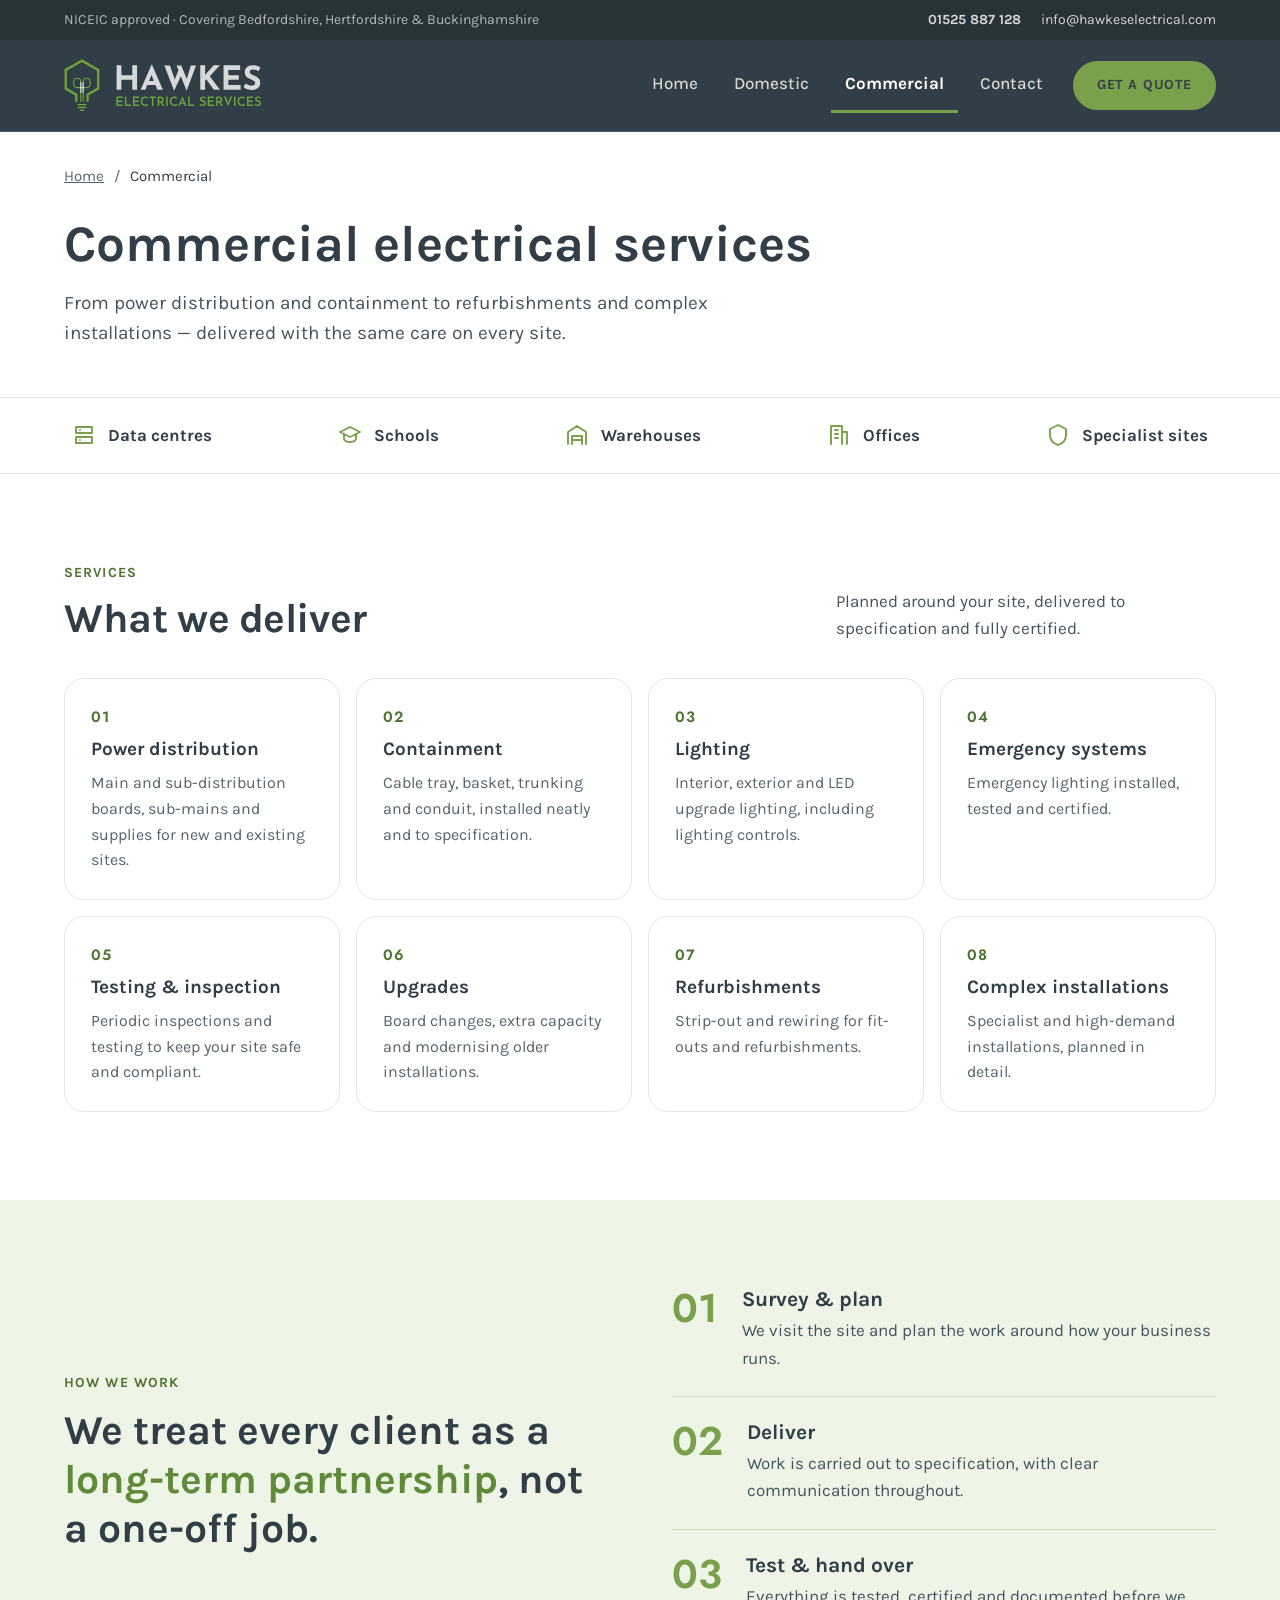
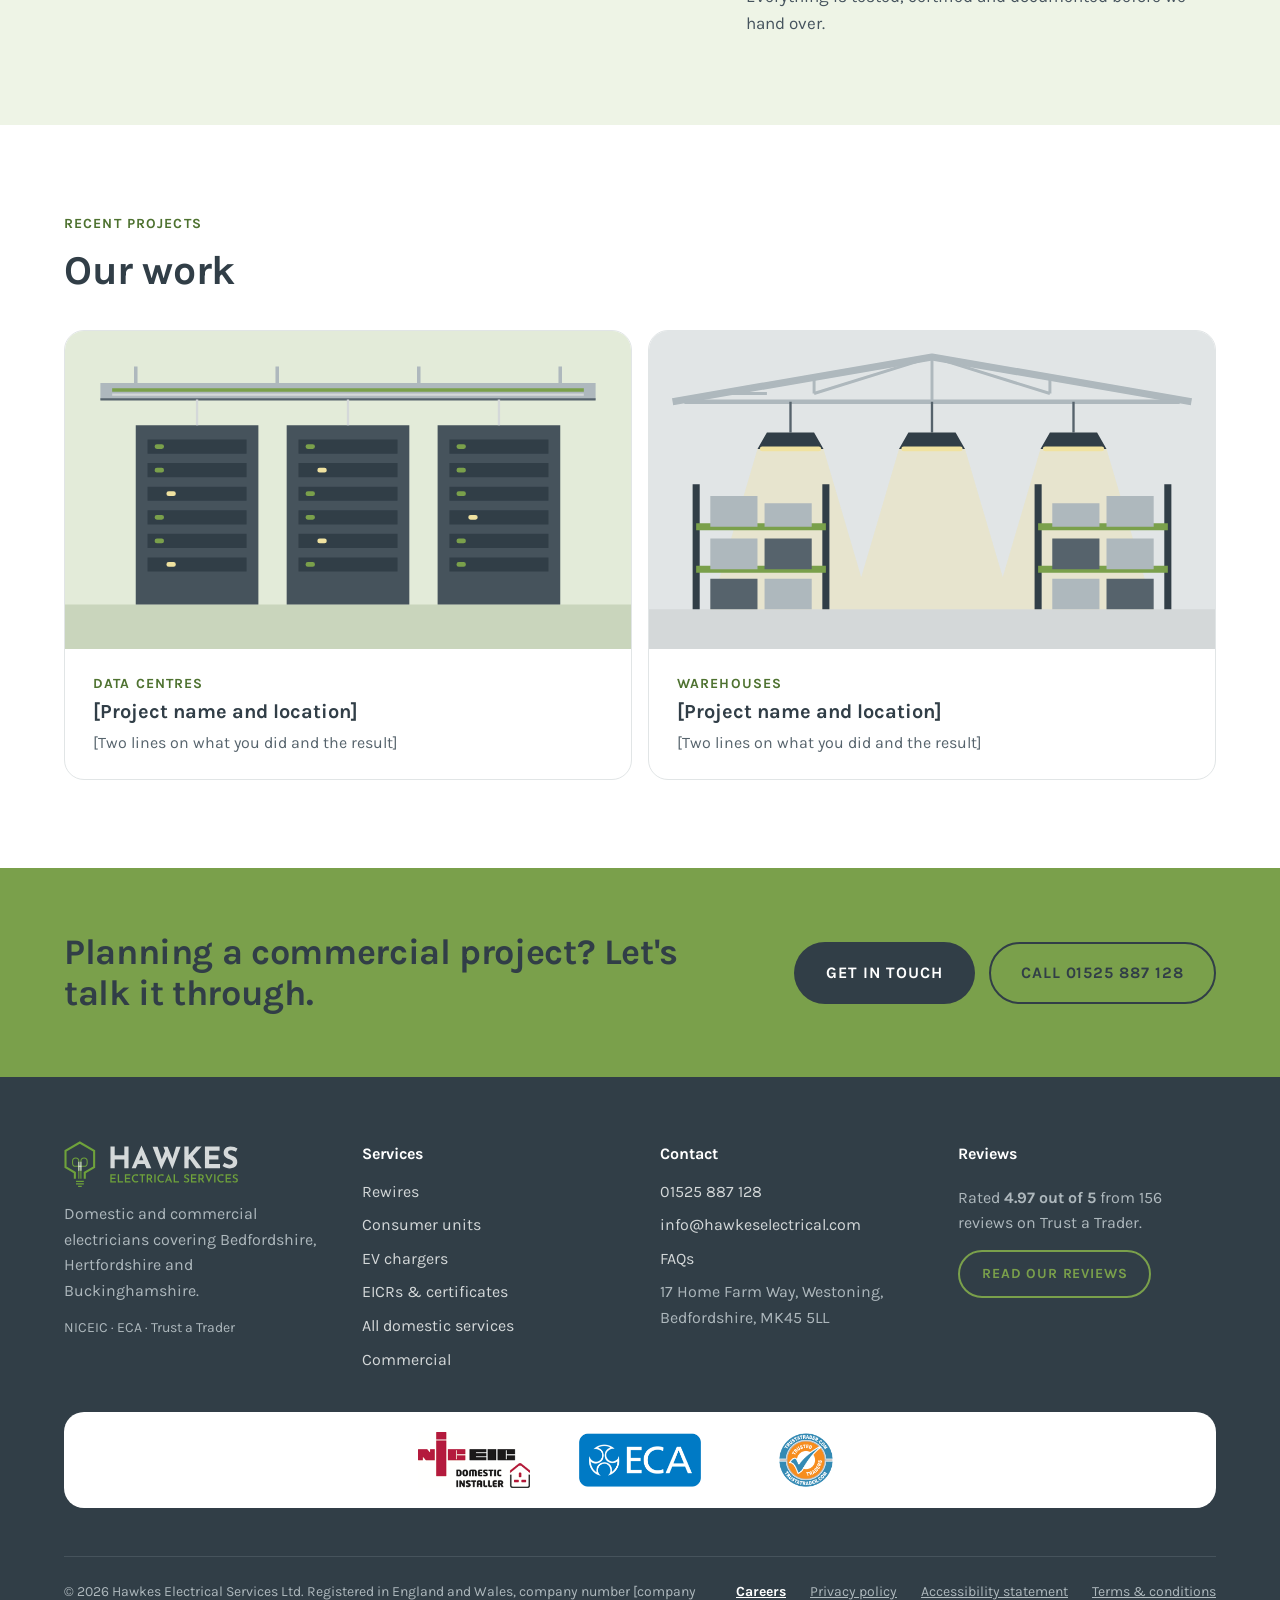
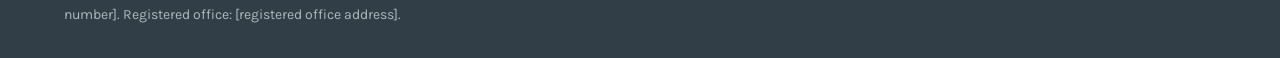
<file: commercial.html>
<!doctype html>
<html lang="en-GB">
<head>
<meta charset="utf-8">
<meta name="viewport" content="width=device-width, initial-scale=1">
<title>Commercial Electrical Contractor in Bedfordshire | Hawkes Electrical</title>
<meta name="description" content="Commercial electrical contractors for data centres, schools, warehouses, offices and specialist sites.">
<meta name="theme-color" content="#313E47">
<link rel="canonical" href="https://liamhawkes.github.io/musical-octo-train/commercial.html">
<link rel="icon" href="favicon-32.png" sizes="32x32" type="image/png">
<link rel="apple-touch-icon" href="apple-touch-icon.png">
<meta property="og:type" content="website">
<meta property="og:site_name" content="Hawkes Electrical Services">
<meta property="og:title" content="Commercial Electrical Contractor in Bedfordshire | Hawkes Electrical">
<meta property="og:description" content="Commercial electrical contractors for data centres, schools, warehouses, offices and specialist sites.">
<meta property="og:url" content="https://liamhawkes.github.io/musical-octo-train/commercial.html">
<meta property="og:image" content="https://liamhawkes.github.io/musical-octo-train/og-image.png">
<meta property="og:image:width" content="1200">
<meta property="og:image:height" content="630">
<meta name="twitter:card" content="summary_large_image">
<link rel="preload" href="fonts/karla-latin-400-normal.woff2" as="font" type="font/woff2" crossorigin>
<script type="application/ld+json">{"@context": "https://schema.org", "@type": "Electrician", "name": "Hawkes Electrical Services Ltd", "url": "https://liamhawkes.github.io/musical-octo-train/", "image": "https://liamhawkes.github.io/musical-octo-train/og-image.png", "logo": "https://liamhawkes.github.io/musical-octo-train/img/logo.svg", "telephone": "+441525887128", "email": "info@hawkeselectrical.com", "address": {"@type": "PostalAddress", "streetAddress": "17 Home Farm Way", "addressLocality": "Westoning", "addressRegion": "Bedfordshire", "postalCode": "MK45 5LL", "addressCountry": "GB"}, "areaServed": [{"@type": "AdministrativeArea", "name": "Bedfordshire"}, {"@type": "AdministrativeArea", "name": "Hertfordshire"}, {"@type": "AdministrativeArea", "name": "Buckinghamshire"}, {"@type": "City", "name": "Luton"}]}</script>
<link rel="stylesheet" href="styles.css?v=17">

</head>
<body>
<a class="skip" href="#main">Skip to content</a>
<div class="topbar"><div class="wrap topbar-in"><span class="muted">NICEIC approved · Covering Bedfordshire, Hertfordshire &amp; Buckinghamshire</span><span class="topbar-links"><a href="tel:01525887128"><strong>01525 887 128</strong></a><a href="mailto:info@hawkeselectrical.com">info@hawkeselectrical.com</a></span></div></div>
<header class="site-header"><div class="wrap header-in">
<a class="brand" href="index.html"><img class="logo" src="img/logo.svg" alt="Hawkes Electrical Services – home" width="231" height="61"></a>
<a class="btn btn-green btn-sm header-call" href="tel:01525887128">Call us</a>
<nav class="nav" aria-label="Main"><a href="index.html">Home</a><a href="domestic.html">Domestic</a><a href="commercial.html" aria-current="page">Commercial</a><a href="contact.html">Contact</a><a class="btn btn-green btn-sm nav-cta" href="contact.html">Get a quote</a></nav>
</div></header>
<main id="main">
<section class="page-head"><div class="wrap"><nav class="crumbs" aria-label="Breadcrumb"><a href="index.html">Home</a><span aria-hidden="true">/</span><span aria-current="page">Commercial</span></nav>
<h1>Commercial electrical services</h1>
<p class="lead">From power distribution and containment to refurbishments and complex installations — delivered with the same care on every site.</p>
</div></section>
<section class="sector-strip" aria-label="Sectors we work in"><div class="wrap"><ul><li><svg width="24" height="24" viewBox="0 0 24 24" fill="none" stroke="#7AA04B" stroke-width="1.9" stroke-linecap="round" stroke-linejoin="round" aria-hidden="true"><path d="M4 4h16v6H4zM4 14h16v6H4zM8 7h.01M8 17h.01"/></svg><span>Data centres</span></li><li><svg width="24" height="24" viewBox="0 0 24 24" fill="none" stroke="#7AA04B" stroke-width="1.9" stroke-linecap="round" stroke-linejoin="round" aria-hidden="true"><path d="M2 9l10-5 10 5-10 5L2 9zM6 11v5c0 1.5 3 3 6 3s6-1.5 6-3v-5"/></svg><span>Schools</span></li><li><svg width="24" height="24" viewBox="0 0 24 24" fill="none" stroke="#7AA04B" stroke-width="1.9" stroke-linecap="round" stroke-linejoin="round" aria-hidden="true"><path d="M3 21V9l9-6 9 6v12M7 21v-8h10v8M7 17h10"/></svg><span>Warehouses</span></li><li><svg width="24" height="24" viewBox="0 0 24 24" fill="none" stroke="#7AA04B" stroke-width="1.9" stroke-linecap="round" stroke-linejoin="round" aria-hidden="true"><path d="M4 21V3h11v18M15 9h5v12M8 7h3M8 11h3M8 15h3"/></svg><span>Offices</span></li><li><svg width="24" height="24" viewBox="0 0 24 24" fill="none" stroke="#7AA04B" stroke-width="1.9" stroke-linecap="round" stroke-linejoin="round" aria-hidden="true"><path d="M12 2l8 4v6c0 5-3.5 8.5-8 10-4.5-1.5-8-5-8-10V6l8-4z"/></svg><span>Specialist sites</span></li></ul></div></section>
<section class="section"><div class="wrap">
<div class="section-head"><div><p class="eyebrow">Services</p><h2>What we deliver</h2></div><p class="body-muted head-note">Planned around your site, delivered to specification and fully certified.</p></div>
<div class="svc-grid"><div class="svc-card"><span class="svc-n">01</span><h3>Power distribution</h3><p>Main and sub-distribution boards, sub-mains and supplies for new and existing sites.</p></div><div class="svc-card"><span class="svc-n">02</span><h3>Containment</h3><p>Cable tray, basket, trunking and conduit, installed neatly and to specification.</p></div><div class="svc-card"><span class="svc-n">03</span><h3>Lighting</h3><p>Interior, exterior and LED upgrade lighting, including lighting controls.</p></div><div class="svc-card"><span class="svc-n">04</span><h3>Emergency systems</h3><p>Emergency lighting installed, tested and certified.</p></div><div class="svc-card"><span class="svc-n">05</span><h3>Testing &amp; inspection</h3><p>Periodic inspections and testing to keep your site safe and compliant.</p></div><div class="svc-card"><span class="svc-n">06</span><h3>Upgrades</h3><p>Board changes, extra capacity and modernising older installations.</p></div><div class="svc-card"><span class="svc-n">07</span><h3>Refurbishments</h3><p>Strip-out and rewiring for fit-outs and refurbishments.</p></div><div class="svc-card"><span class="svc-n">08</span><h3>Complex installations</h3><p>Specialist and high-demand installations, planned in detail.</p></div></div>
</div></section>
<section class="section tint"><div class="wrap approach">
<div><p class="eyebrow">How we work</p><p class="statement">We treat every client as a <span class="green">long-term partnership</span>, not a one-off job.</p></div>
<ol class="approach-steps"><li><span class="step-n">01</span><div><h3>Survey & plan</h3><p>We visit the site and plan the work around how your business runs.</p></div></li><li><span class="step-n">02</span><div><h3>Deliver</h3><p>Work is carried out to specification, with clear communication throughout.</p></div></li><li><span class="step-n">03</span><div><h3>Test & hand over</h3><p>Everything is tested, certified and documented before we hand over.</p></div></li></ol>
</div></section>
<section class="section"><div class="wrap"><p class="eyebrow">Recent projects</p><h2 class="mb">Our work</h2><div class="grid-2"><article class="project"><div class="project-art art-sage"><svg viewBox="0 0 480 270" width="100%" height="100%" role="img" aria-label="Illustration of server racks with overhead cable containment" style="display:block">
<path d="M0 232h480v38H0z" fill="#C9D5BC"></path>
<path d="M30 44h420v14H30z" fill="#AEB8BD"></path>
<path d="M30 58h420" stroke="#56636C" stroke-width="2"></path>
<path d="M60 30v14M180 30v14M300 30v14M420 30v14" stroke="#AEB8BD" stroke-width="3"></path>
<path d="M40 50h400" stroke="#7AA04B" stroke-width="3"></path>
<path d="M40 54h400" stroke="#D4D8D9" stroke-width="2"></path>
<g>
<path d="M60 80h104v152H60z" fill="#46535C"></path>
<path d="M188 80h104v152H188z" fill="#46535C"></path>
<path d="M316 80h104v152H316z" fill="#46535C"></path>
<path d="M70 92h84v12H70zM70 112h84v12H70zM70 132h84v12H70zM70 152h84v12H70zM70 172h84v12H70zM70 192h84v12H70zM198 92h84v12h-84zM198 112h84v12h-84zM198 132h84v12h-84zM198 152h84v12h-84zM198 172h84v12h-84zM198 192h84v12h-84zM326 92h84v12h-84zM326 112h84v12h-84zM326 132h84v12h-84zM326 152h84v12h-84zM326 172h84v12h-84zM326 192h84v12h-84z" fill="#313E47"></path>
<path d="M78 98h4M78 118h4M78 158h4M78 178h4M206 98h4M206 138h4M206 158h4M206 198h4M334 98h4M334 118h4M334 138h4M334 178h4M334 198h4" stroke="#7AA04B" stroke-width="4" stroke-linecap="round"></path>
<path d="M88 138h4M88 198h4M216 118h4M216 178h4M344 158h4" stroke="#F0E2A0" stroke-width="4" stroke-linecap="round"></path>
<path d="M112 58v22M240 58v22M368 58v22" stroke="#D4D8D9" stroke-width="2"></path>
</g>
</svg></div><div class="project-body"><p class="eyebrow">Data centres</p><h3>[Project name and location]</h3><p>[Two lines on what you did and the result]</p></div></article><article class="project"><div class="project-art art-light"><svg viewBox="0 0 480 270" width="100%" height="100%" role="img" aria-label="Illustration of a warehouse with high-bay lighting and pallet racking" style="display:block">
<path d="M0 236h480v34H0z" fill="#D4D8D9"></path>
<path d="M20 60 240 22l220 38" fill="none" stroke="#AEB8BD" stroke-width="6" stroke-linejoin="round"></path>
<path d="M60 53l40 0M140 39v14M240 22v38M340 39v14M60 53l80-14M140 53l100-31M240 22l100 31M340 39l80 14" stroke="#AEB8BD" stroke-width="2.5" fill="none"></path>
<path d="M30 60h420" stroke="#AEB8BD" stroke-width="4"></path>
<g>
<path d="M120 60v26M240 60v26M360 60v26" stroke="#56636C" stroke-width="2"></path>
<path d="M100 86h40l8 14h-56zM220 86h40l8 14h-56zM340 86h40l8 14h-56z" fill="#313E47"></path>
<path d="M92 100h56l40 136H52zM212 100h56l40 136H172zM332 100h56l40 136H292z" fill="#F0E2A0" opacity="0.35"></path>
<path d="M96 100h48M216 100h48M336 100h48" stroke="#F0E2A0" stroke-width="4" stroke-linecap="round"></path>
</g>
<g>
<path d="M40 130v106M150 130v106M330 130v106M440 130v106" stroke="#313E47" stroke-width="6"></path>
<path d="M40 166h110M40 202h110M330 166h110M330 202h110" stroke="#7AA04B" stroke-width="6"></path>
<path d="M52 140h40v26H52zM98 146h40v20H98zM52 176h40v26H52zM342 146h40v20h-40zM388 140h40v26h-40zM388 176h40v26h-40zM342 210h40v26h-40zM98 210h40v26H98z" fill="#AEB8BD"></path>
<path d="M98 176h40v26H98zM342 176h40v26h-40zM52 210h40v26H52zM388 210h40v26h-40z" fill="#56636C"></path>
</g>
</svg></div><div class="project-body"><p class="eyebrow">Warehouses</p><h3>[Project name and location]</h3><p>[Two lines on what you did and the result]</p></div></article></div></div></section>
<section class="band-green"><div class="wrap band-in"><h2>Planning a commercial project? Let's talk it through.</h2><div class="btn-row"><a class="btn btn-dark" href="contact.html">Get in touch</a><a class="btn btn-outline-dark" href="tel:01525887128">Call 01525 887 128</a></div></div></section>
</main>
<footer class="site-footer"><div class="wrap">
<div class="footer-grid">
<div class="stack"><img class="logo logo-footer" src="img/logo.svg" alt="Hawkes Electrical Services" width="231" height="61" loading="lazy"><p class="muted">Domestic and commercial electricians covering Bedfordshire, Hertfordshire and Buckinghamshire.</p><p class="muted small">NICEIC · ECA · Trust a Trader</p></div>
<nav class="stack-tight" aria-label="Services"><span class="footer-h">Services</span><a href="rewires.html">Rewires</a><a href="consumer-units.html">Consumer units</a><a href="ev-chargers.html">EV chargers</a><a href="eicr.html">EICRs &amp; certificates</a><a href="domestic.html">All domestic services</a><a href="commercial.html">Commercial</a></nav>
<div class="stack-tight"><span class="footer-h">Contact</span><a href="tel:01525887128">01525 887 128</a><a href="mailto:info@hawkeselectrical.com">info@hawkeselectrical.com</a><a href="faq.html">FAQs</a><span class="muted">17 Home Farm Way, Westoning,<br>Bedfordshire, MK45 5LL</span></div>
<div class="stack"><span class="footer-h">Reviews</span><p class="muted">Rated <strong>4.97 out of 5</strong> from 156 reviews on Trust a Trader.</p><a class="btn btn-outline btn-sm" href="https://www.trustatrader.com/traders/hawkes-electrical-services-ltd-electricians-bedford-south">Read our reviews</a></div>
</div>
<div class="footer-badges" aria-label="Accreditations">
<img src="img/niceic_logo.png" alt="NICEIC Domestic Installer" height="56" loading="lazy">
<img src="img/elecsa_logo.png" alt="ECA member" height="56" loading="lazy">
<a href="https://www.trustatrader.com/traders/hawkes-electrical-services-ltd-electricians-bedford-south"><img src="img/tt_logo.png" alt="Trust a Trader – read our reviews" height="56" loading="lazy"></a>
</div>
<div class="footer-bottom"><span class="legal-id">© 2026 Hawkes Electrical Services Ltd. Registered in England and Wales, company number [company number]. Registered office: [registered office address].</span><span class="footer-legal"><a class="footer-careers" href="careers.html">Careers</a><a href="privacy.html">Privacy policy</a><a href="accessibility.html">Accessibility statement</a><a href="terms.html">Terms &amp; conditions</a></span></div>
</div></footer>
<nav class="mobile-bar" aria-label="Quick contact"><a class="mb-call" href="tel:01525887128"><svg width="20" height="20" viewBox="0 0 24 24" fill="none" stroke="currentColor" stroke-width="2" stroke-linecap="round" stroke-linejoin="round" aria-hidden="true"><path d="M22 16.9v3a2 2 0 0 1-2.2 2 19.8 19.8 0 0 1-8.6-3.1 19.5 19.5 0 0 1-6-6A19.8 19.8 0 0 1 2.1 4.2 2 2 0 0 1 4.1 2h3a2 2 0 0 1 2 1.7c.1 1 .4 1.9.7 2.8a2 2 0 0 1-.5 2.1L8 9.9a16 16 0 0 0 6 6l1.3-1.3a2 2 0 0 1 2.1-.4c.9.3 1.8.6 2.8.7a2 2 0 0 1 1.7 2z"/></svg><span>Call</span></a><a class="mb-wa" href="https://wa.me/447519644255?text=Hi%20Hawkes%20Electrical%2C%20I%20have%20a%20question%20about%20some%20electrical%20work." aria-label="Message us on WhatsApp"><svg width="20" height="20" viewBox="0 0 24 24" fill="none" stroke="currentColor" stroke-width="2" stroke-linecap="round" stroke-linejoin="round" aria-hidden="true"><path d="M3 21l1.7-5A8.5 8.5 0 1 1 8 19.3z"/><path d="M9 9.5c0 3 2.5 5.5 5.5 5.5l1.2-1.4-2-1-1 .8a4 4 0 0 1-2.1-2.1l.8-1-1-2z"/></svg><span>WhatsApp</span></a></nav>
</body>
</html>
</file>
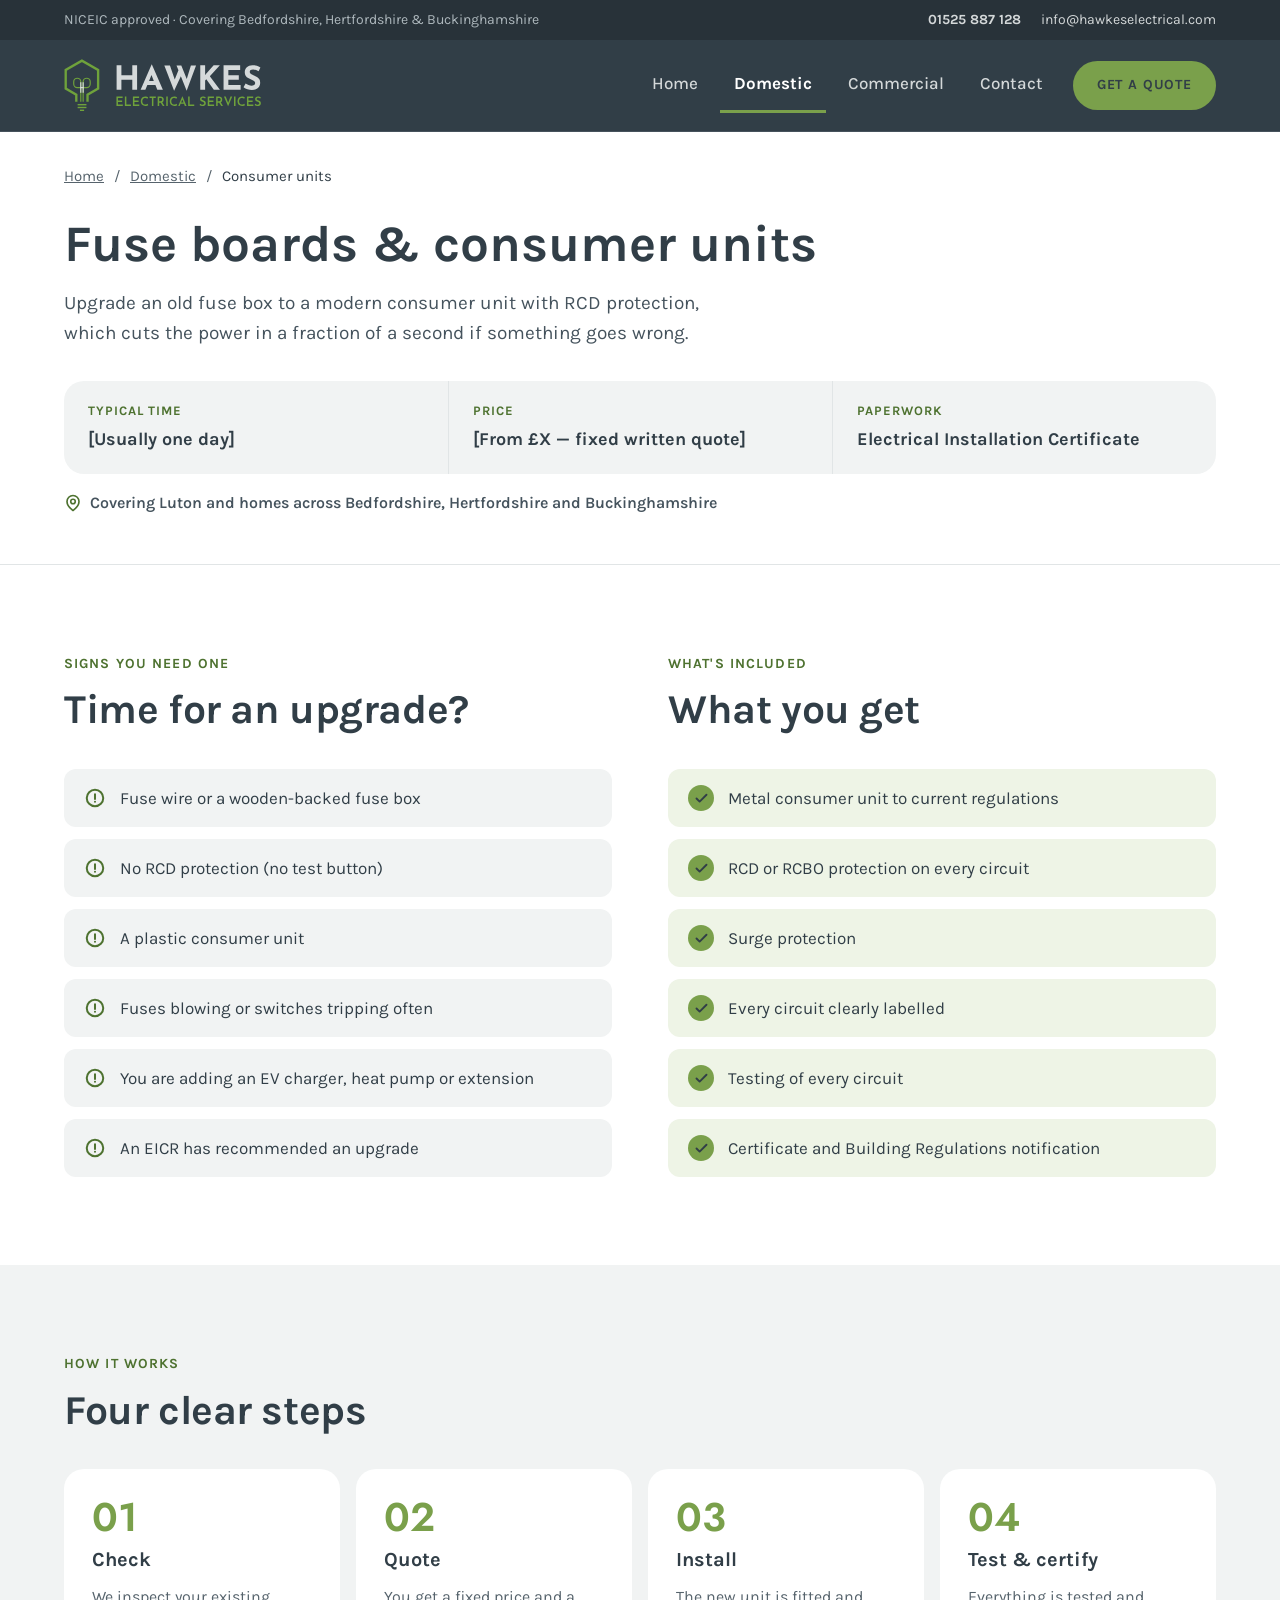
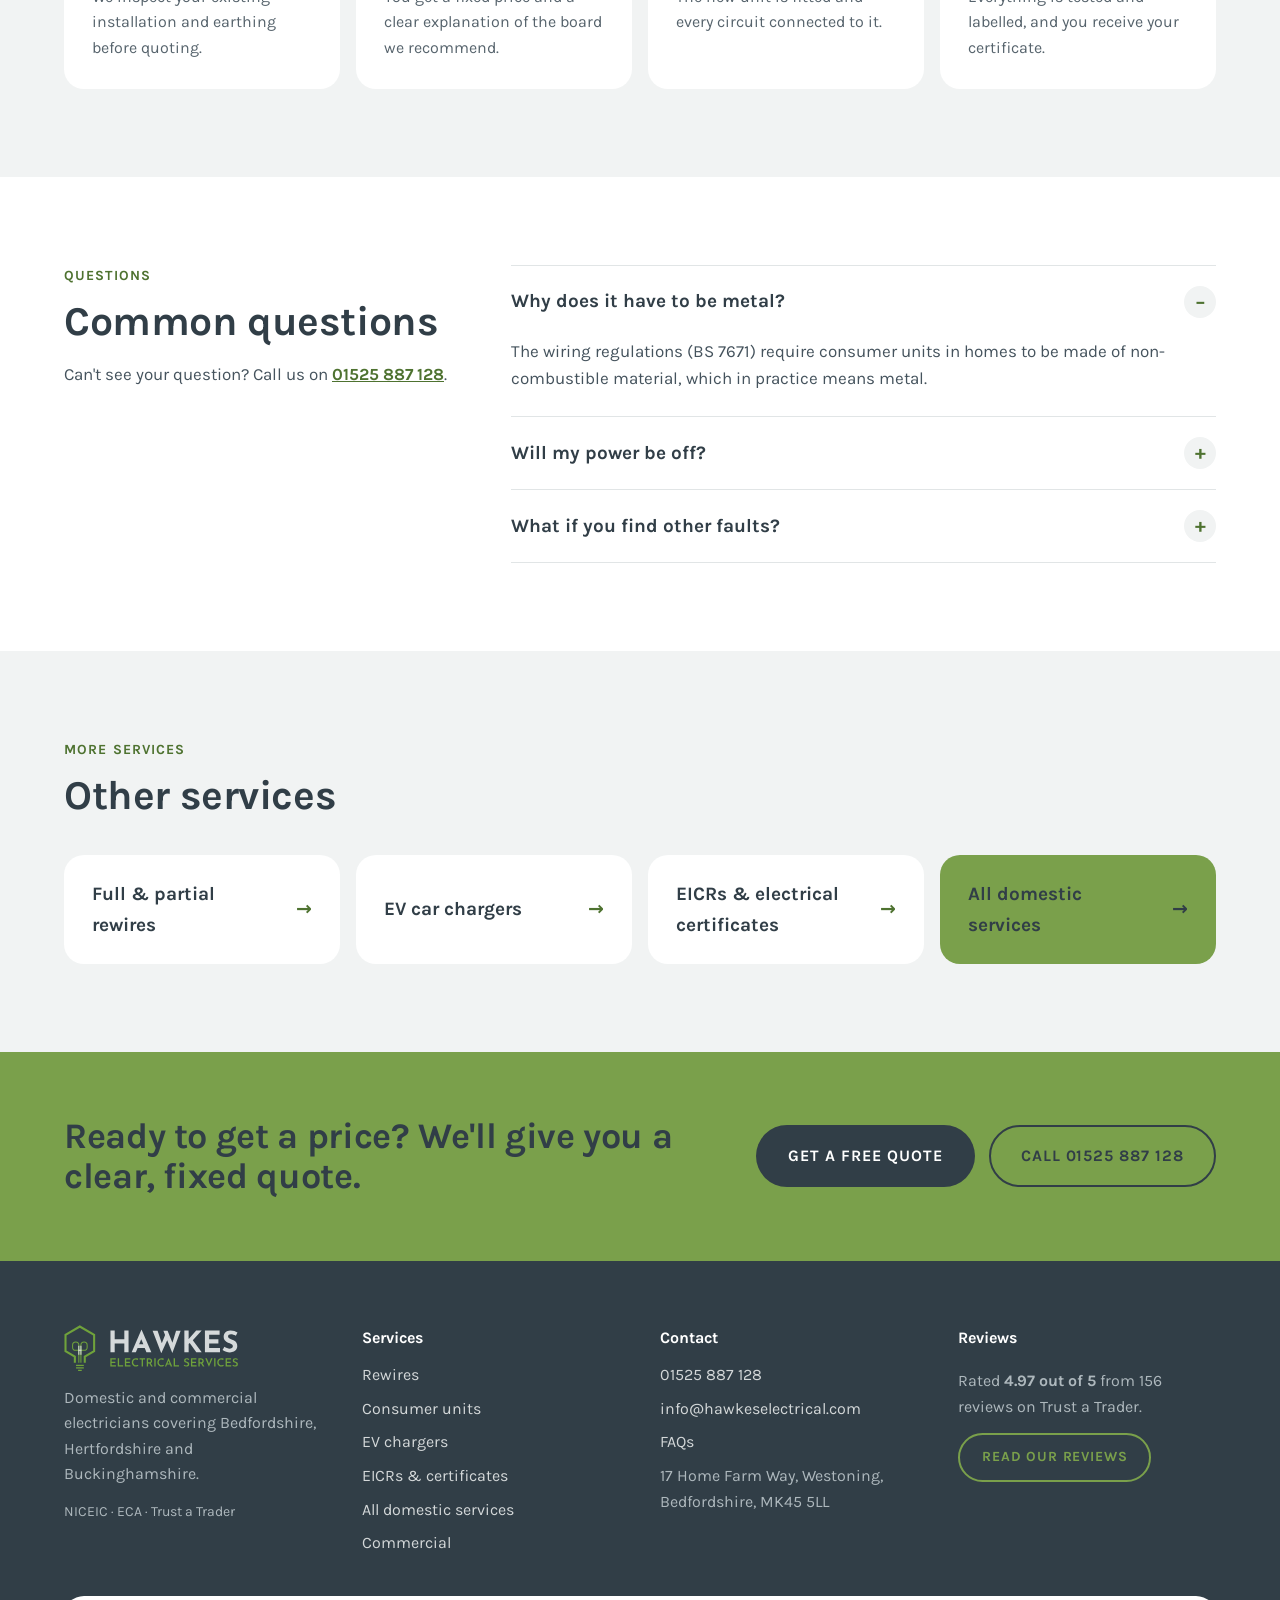
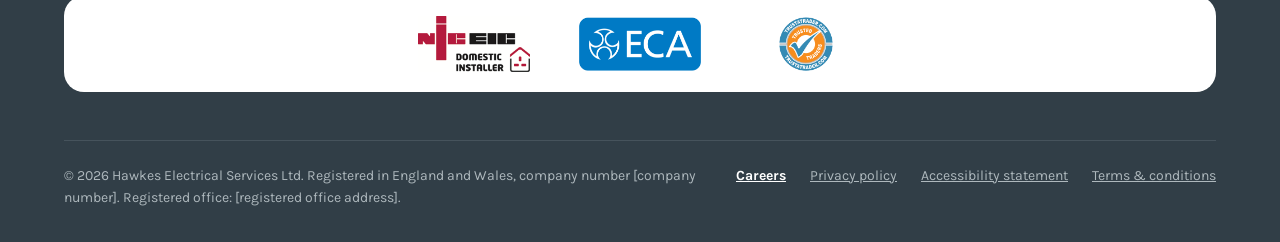
<file: consumer-units.html>
<!doctype html>
<html lang="en-GB">
<head>
<meta charset="utf-8">
<meta name="viewport" content="width=device-width, initial-scale=1">
<title>Consumer Unit Upgrades in Luton & Bedfordshire | Hawkes Electrical</title>
<meta name="description" content="Upgrade an old fuse box to a modern consumer unit with RCD protection, which cuts the power in a fraction of a second if something goes wrong.">
<meta name="theme-color" content="#313E47">
<link rel="canonical" href="https://liamhawkes.github.io/musical-octo-train/consumer-units.html">
<link rel="icon" href="favicon-32.png" sizes="32x32" type="image/png">
<link rel="apple-touch-icon" href="apple-touch-icon.png">
<meta property="og:type" content="website">
<meta property="og:site_name" content="Hawkes Electrical Services">
<meta property="og:title" content="Consumer Unit Upgrades in Luton & Bedfordshire | Hawkes Electrical">
<meta property="og:description" content="Upgrade an old fuse box to a modern consumer unit with RCD protection, which cuts the power in a fraction of a second if something goes wrong.">
<meta property="og:url" content="https://liamhawkes.github.io/musical-octo-train/consumer-units.html">
<meta property="og:image" content="https://liamhawkes.github.io/musical-octo-train/og-image.png">
<meta property="og:image:width" content="1200">
<meta property="og:image:height" content="630">
<meta name="twitter:card" content="summary_large_image">
<link rel="preload" href="fonts/karla-latin-400-normal.woff2" as="font" type="font/woff2" crossorigin>
<script type="application/ld+json">{"@context": "https://schema.org", "@type": "Electrician", "name": "Hawkes Electrical Services Ltd", "url": "https://liamhawkes.github.io/musical-octo-train/", "image": "https://liamhawkes.github.io/musical-octo-train/og-image.png", "logo": "https://liamhawkes.github.io/musical-octo-train/img/logo.svg", "telephone": "+441525887128", "email": "info@hawkeselectrical.com", "address": {"@type": "PostalAddress", "streetAddress": "17 Home Farm Way", "addressLocality": "Westoning", "addressRegion": "Bedfordshire", "postalCode": "MK45 5LL", "addressCountry": "GB"}, "areaServed": [{"@type": "AdministrativeArea", "name": "Bedfordshire"}, {"@type": "AdministrativeArea", "name": "Hertfordshire"}, {"@type": "AdministrativeArea", "name": "Buckinghamshire"}, {"@type": "City", "name": "Luton"}]}</script>
<link rel="stylesheet" href="styles.css?v=17">

</head>
<body>
<a class="skip" href="#main">Skip to content</a>
<div class="topbar"><div class="wrap topbar-in"><span class="muted">NICEIC approved · Covering Bedfordshire, Hertfordshire &amp; Buckinghamshire</span><span class="topbar-links"><a href="tel:01525887128"><strong>01525 887 128</strong></a><a href="mailto:info@hawkeselectrical.com">info@hawkeselectrical.com</a></span></div></div>
<header class="site-header"><div class="wrap header-in">
<a class="brand" href="index.html"><img class="logo" src="img/logo.svg" alt="Hawkes Electrical Services – home" width="231" height="61"></a>
<a class="btn btn-green btn-sm header-call" href="tel:01525887128">Call us</a>
<nav class="nav" aria-label="Main"><a href="index.html">Home</a><a href="domestic.html" aria-current="page">Domestic</a><a href="commercial.html">Commercial</a><a href="contact.html">Contact</a><a class="btn btn-green btn-sm nav-cta" href="contact.html">Get a quote</a></nav>
</div></header>
<main id="main">
<section class="page-head"><div class="wrap"><nav class="crumbs" aria-label="Breadcrumb"><a href="index.html">Home</a><span aria-hidden="true">/</span><a href="domestic.html">Domestic</a><span aria-hidden="true">/</span><span aria-current="page">Consumer units</span></nav>
<h1>Fuse boards &amp; consumer units</h1><p class="lead">Upgrade an old fuse box to a modern consumer unit with RCD protection, which cuts the power in a fraction of a second if something goes wrong.</p>
<dl class="facts-row"><div><dt>Typical time</dt><dd>[Usually one day]</dd></div><div><dt>Price</dt><dd>[From £X — fixed written quote]</dd></div><div><dt>Paperwork</dt><dd>Electrical Installation Certificate</dd></div></dl>
<p class="coverage"><svg width="18" height="18" viewBox="0 0 24 24" fill="none" stroke="#4E7230" stroke-width="2.2" stroke-linecap="round" stroke-linejoin="round" aria-hidden="true"><path d="M20 10c0 6-8 12-8 12s-8-6-8-12a8 8 0 0 1 16 0z"/><circle cx="12" cy="10" r="3"/></svg>Covering Luton and homes across Bedfordshire, Hertfordshire and Buckinghamshire</p>
</div></section>
<section class="section"><div class="wrap split top equal">
<div class="col"><p class="eyebrow">Signs you need one</p><h2 class="mb">Time for an upgrade?</h2><ul class="signs"><li><svg width="22" height="22" viewBox="0 0 24 24" fill="none" stroke="#4E7230" stroke-width="2.2" stroke-linecap="round" stroke-linejoin="round" aria-hidden="true"><path d="M12 3a9 9 0 1 0 0 18 9 9 0 0 0 0-18zM12 8v5M12 16h.01"/></svg><span>Fuse wire or a wooden-backed fuse box</span></li><li><svg width="22" height="22" viewBox="0 0 24 24" fill="none" stroke="#4E7230" stroke-width="2.2" stroke-linecap="round" stroke-linejoin="round" aria-hidden="true"><path d="M12 3a9 9 0 1 0 0 18 9 9 0 0 0 0-18zM12 8v5M12 16h.01"/></svg><span>No RCD protection (no test button)</span></li><li><svg width="22" height="22" viewBox="0 0 24 24" fill="none" stroke="#4E7230" stroke-width="2.2" stroke-linecap="round" stroke-linejoin="round" aria-hidden="true"><path d="M12 3a9 9 0 1 0 0 18 9 9 0 0 0 0-18zM12 8v5M12 16h.01"/></svg><span>A plastic consumer unit</span></li><li><svg width="22" height="22" viewBox="0 0 24 24" fill="none" stroke="#4E7230" stroke-width="2.2" stroke-linecap="round" stroke-linejoin="round" aria-hidden="true"><path d="M12 3a9 9 0 1 0 0 18 9 9 0 0 0 0-18zM12 8v5M12 16h.01"/></svg><span>Fuses blowing or switches tripping often</span></li><li><svg width="22" height="22" viewBox="0 0 24 24" fill="none" stroke="#4E7230" stroke-width="2.2" stroke-linecap="round" stroke-linejoin="round" aria-hidden="true"><path d="M12 3a9 9 0 1 0 0 18 9 9 0 0 0 0-18zM12 8v5M12 16h.01"/></svg><span>You are adding an EV charger, heat pump or extension</span></li><li><svg width="22" height="22" viewBox="0 0 24 24" fill="none" stroke="#4E7230" stroke-width="2.2" stroke-linecap="round" stroke-linejoin="round" aria-hidden="true"><path d="M12 3a9 9 0 1 0 0 18 9 9 0 0 0 0-18zM12 8v5M12 16h.01"/></svg><span>An EICR has recommended an upgrade</span></li></ul></div>
<div class="col"><p class="eyebrow">What's included</p><h2 class="mb">What you get</h2><ul class="included"><li><span class="tick"><svg width="15" height="15" viewBox="0 0 24 24" fill="none" stroke="#313E47" stroke-width="3" stroke-linecap="round" stroke-linejoin="round" aria-hidden="true"><path d="M20 6 9 17l-5-5"/></svg></span><span>Metal consumer unit to current regulations</span></li><li><span class="tick"><svg width="15" height="15" viewBox="0 0 24 24" fill="none" stroke="#313E47" stroke-width="3" stroke-linecap="round" stroke-linejoin="round" aria-hidden="true"><path d="M20 6 9 17l-5-5"/></svg></span><span>RCD or RCBO protection on every circuit</span></li><li><span class="tick"><svg width="15" height="15" viewBox="0 0 24 24" fill="none" stroke="#313E47" stroke-width="3" stroke-linecap="round" stroke-linejoin="round" aria-hidden="true"><path d="M20 6 9 17l-5-5"/></svg></span><span>Surge protection</span></li><li><span class="tick"><svg width="15" height="15" viewBox="0 0 24 24" fill="none" stroke="#313E47" stroke-width="3" stroke-linecap="round" stroke-linejoin="round" aria-hidden="true"><path d="M20 6 9 17l-5-5"/></svg></span><span>Every circuit clearly labelled</span></li><li><span class="tick"><svg width="15" height="15" viewBox="0 0 24 24" fill="none" stroke="#313E47" stroke-width="3" stroke-linecap="round" stroke-linejoin="round" aria-hidden="true"><path d="M20 6 9 17l-5-5"/></svg></span><span>Testing of every circuit</span></li><li><span class="tick"><svg width="15" height="15" viewBox="0 0 24 24" fill="none" stroke="#313E47" stroke-width="3" stroke-linecap="round" stroke-linejoin="round" aria-hidden="true"><path d="M20 6 9 17l-5-5"/></svg></span><span>Certificate and Building Regulations notification</span></li></ul></div>
</div></section>
<section class="section alt"><div class="wrap"><p class="eyebrow">How it works</p><h2 class="mb">Four clear steps</h2><ol class="steps"><li><span class="step-n">01</span><h3>Check</h3><p>We inspect your existing installation and earthing before quoting.</p></li><li><span class="step-n">02</span><h3>Quote</h3><p>You get a fixed price and a clear explanation of the board we recommend.</p></li><li><span class="step-n">03</span><h3>Install</h3><p>The new unit is fitted and every circuit connected to it.</p></li><li><span class="step-n">04</span><h3>Test &amp; certify</h3><p>Everything is tested and labelled, and you receive your certificate.</p></li></ol></div></section>
<section class="section"><div class="wrap faq-layout"><div><p class="eyebrow">Questions</p><h2>Common questions</h2><p class="body-muted faq-help">Can't see your question? Call us on <a href="tel:01525887128">01525 887 128</a>.</p></div><div class="faqs"><details open><summary>Why does it have to be metal?</summary><p>The wiring regulations (BS 7671) require consumer units in homes to be made of non-combustible material, which in practice means metal.</p></details><details><summary>Will my power be off?</summary><p>Yes, for part of the day while the new unit is connected. [Confirm typical hours without power]</p></details><details><summary>What if you find other faults?</summary><p>Adding RCD protection can show up faults that were already on a circuit. If we find any, we will explain them and quote before doing any extra work.</p></details></div></div></section>
<section class="section alt"><div class="wrap"><p class="eyebrow">More services</p><h2 class="mb">Other services</h2><div class="grid-4"><a class="rel" href="rewires.html"><span>Full &amp; partial rewires</span><span aria-hidden="true">→</span></a><a class="rel" href="ev-chargers.html"><span>EV car chargers</span><span aria-hidden="true">→</span></a><a class="rel" href="eicr.html"><span>EICRs &amp; electrical certificates</span><span aria-hidden="true">→</span></a><a class="rel dark" href="domestic.html"><span>All domestic services</span><span aria-hidden="true">→</span></a></div></div></section>
<section class="band-green"><div class="wrap band-in"><h2>Ready to get a price? We'll give you a clear, fixed quote.</h2><div class="btn-row"><a class="btn btn-dark" href="contact.html">Get a free quote</a><a class="btn btn-outline-dark" href="tel:01525887128">Call 01525 887 128</a></div></div></section>
</main>
<footer class="site-footer"><div class="wrap">
<div class="footer-grid">
<div class="stack"><img class="logo logo-footer" src="img/logo.svg" alt="Hawkes Electrical Services" width="231" height="61" loading="lazy"><p class="muted">Domestic and commercial electricians covering Bedfordshire, Hertfordshire and Buckinghamshire.</p><p class="muted small">NICEIC · ECA · Trust a Trader</p></div>
<nav class="stack-tight" aria-label="Services"><span class="footer-h">Services</span><a href="rewires.html">Rewires</a><a href="consumer-units.html">Consumer units</a><a href="ev-chargers.html">EV chargers</a><a href="eicr.html">EICRs &amp; certificates</a><a href="domestic.html">All domestic services</a><a href="commercial.html">Commercial</a></nav>
<div class="stack-tight"><span class="footer-h">Contact</span><a href="tel:01525887128">01525 887 128</a><a href="mailto:info@hawkeselectrical.com">info@hawkeselectrical.com</a><a href="faq.html">FAQs</a><span class="muted">17 Home Farm Way, Westoning,<br>Bedfordshire, MK45 5LL</span></div>
<div class="stack"><span class="footer-h">Reviews</span><p class="muted">Rated <strong>4.97 out of 5</strong> from 156 reviews on Trust a Trader.</p><a class="btn btn-outline btn-sm" href="https://www.trustatrader.com/traders/hawkes-electrical-services-ltd-electricians-bedford-south">Read our reviews</a></div>
</div>
<div class="footer-badges" aria-label="Accreditations">
<img src="img/niceic_logo.png" alt="NICEIC Domestic Installer" height="56" loading="lazy">
<img src="img/elecsa_logo.png" alt="ECA member" height="56" loading="lazy">
<a href="https://www.trustatrader.com/traders/hawkes-electrical-services-ltd-electricians-bedford-south"><img src="img/tt_logo.png" alt="Trust a Trader – read our reviews" height="56" loading="lazy"></a>
</div>
<div class="footer-bottom"><span class="legal-id">© 2026 Hawkes Electrical Services Ltd. Registered in England and Wales, company number [company number]. Registered office: [registered office address].</span><span class="footer-legal"><a class="footer-careers" href="careers.html">Careers</a><a href="privacy.html">Privacy policy</a><a href="accessibility.html">Accessibility statement</a><a href="terms.html">Terms &amp; conditions</a></span></div>
</div></footer>
<nav class="mobile-bar" aria-label="Quick contact"><a class="mb-call" href="tel:01525887128"><svg width="20" height="20" viewBox="0 0 24 24" fill="none" stroke="currentColor" stroke-width="2" stroke-linecap="round" stroke-linejoin="round" aria-hidden="true"><path d="M22 16.9v3a2 2 0 0 1-2.2 2 19.8 19.8 0 0 1-8.6-3.1 19.5 19.5 0 0 1-6-6A19.8 19.8 0 0 1 2.1 4.2 2 2 0 0 1 4.1 2h3a2 2 0 0 1 2 1.7c.1 1 .4 1.9.7 2.8a2 2 0 0 1-.5 2.1L8 9.9a16 16 0 0 0 6 6l1.3-1.3a2 2 0 0 1 2.1-.4c.9.3 1.8.6 2.8.7a2 2 0 0 1 1.7 2z"/></svg><span>Call</span></a><a class="mb-wa" href="https://wa.me/447519644255?text=Hi%20Hawkes%20Electrical%2C%20I%20have%20a%20question%20about%20some%20electrical%20work." aria-label="Message us on WhatsApp"><svg width="20" height="20" viewBox="0 0 24 24" fill="none" stroke="currentColor" stroke-width="2" stroke-linecap="round" stroke-linejoin="round" aria-hidden="true"><path d="M3 21l1.7-5A8.5 8.5 0 1 1 8 19.3z"/><path d="M9 9.5c0 3 2.5 5.5 5.5 5.5l1.2-1.4-2-1-1 .8a4 4 0 0 1-2.1-2.1l.8-1-1-2z"/></svg><span>WhatsApp</span></a></nav>
</body>
</html>
</file>
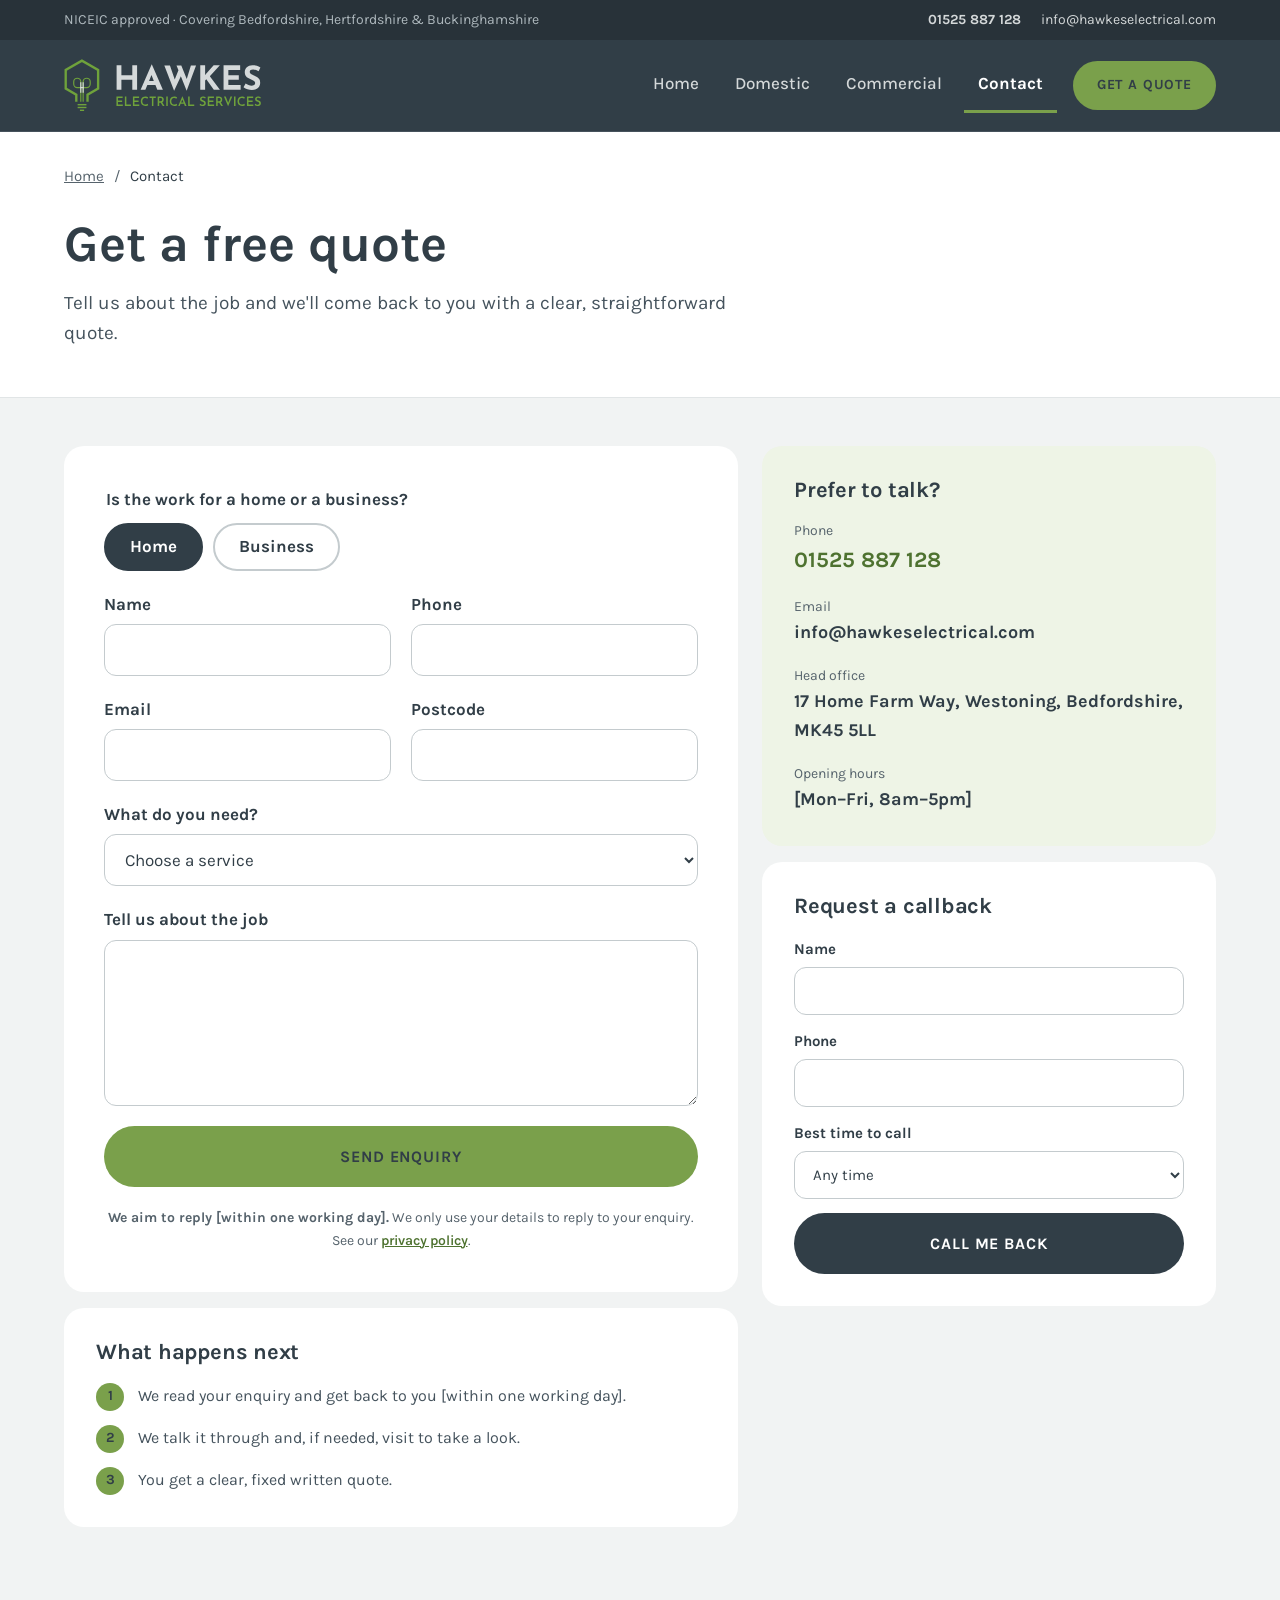
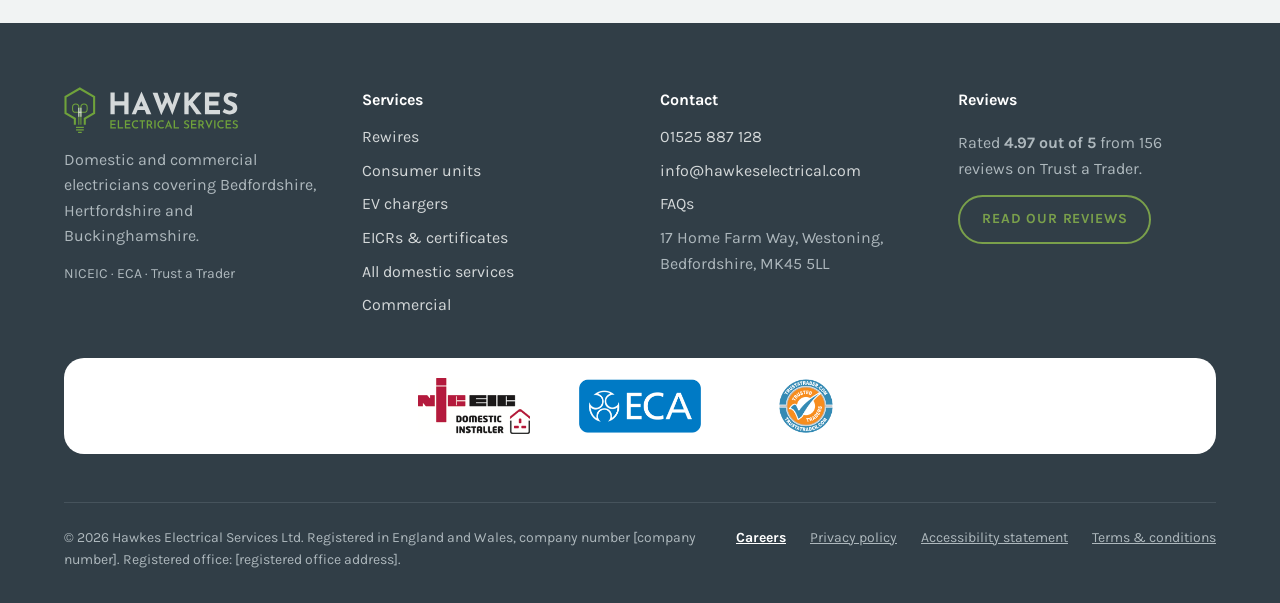
<file: contact.html>
<!doctype html>
<html lang="en-GB">
<head>
<meta charset="utf-8">
<meta name="viewport" content="width=device-width, initial-scale=1">
<title>Contact Us – Free Electrical Quotes | Hawkes Electrical</title>
<meta name="description" content="Get a free quote from Hawkes Electrical Services. Call 01525 887 128 or email info@hawkeselectrical.com.">
<meta name="theme-color" content="#313E47">
<link rel="canonical" href="https://liamhawkes.github.io/musical-octo-train/contact.html">
<link rel="icon" href="favicon-32.png" sizes="32x32" type="image/png">
<link rel="apple-touch-icon" href="apple-touch-icon.png">
<meta property="og:type" content="website">
<meta property="og:site_name" content="Hawkes Electrical Services">
<meta property="og:title" content="Contact Us – Free Electrical Quotes | Hawkes Electrical">
<meta property="og:description" content="Get a free quote from Hawkes Electrical Services. Call 01525 887 128 or email info@hawkeselectrical.com.">
<meta property="og:url" content="https://liamhawkes.github.io/musical-octo-train/contact.html">
<meta property="og:image" content="https://liamhawkes.github.io/musical-octo-train/og-image.png">
<meta property="og:image:width" content="1200">
<meta property="og:image:height" content="630">
<meta name="twitter:card" content="summary_large_image">
<link rel="preload" href="fonts/karla-latin-400-normal.woff2" as="font" type="font/woff2" crossorigin>
<script type="application/ld+json">{"@context": "https://schema.org", "@type": "Electrician", "name": "Hawkes Electrical Services Ltd", "url": "https://liamhawkes.github.io/musical-octo-train/", "image": "https://liamhawkes.github.io/musical-octo-train/og-image.png", "logo": "https://liamhawkes.github.io/musical-octo-train/img/logo.svg", "telephone": "+441525887128", "email": "info@hawkeselectrical.com", "address": {"@type": "PostalAddress", "streetAddress": "17 Home Farm Way", "addressLocality": "Westoning", "addressRegion": "Bedfordshire", "postalCode": "MK45 5LL", "addressCountry": "GB"}, "areaServed": [{"@type": "AdministrativeArea", "name": "Bedfordshire"}, {"@type": "AdministrativeArea", "name": "Hertfordshire"}, {"@type": "AdministrativeArea", "name": "Buckinghamshire"}, {"@type": "City", "name": "Luton"}]}</script>
<link rel="stylesheet" href="styles.css?v=17">

</head>
<body>
<a class="skip" href="#main">Skip to content</a>
<div class="topbar"><div class="wrap topbar-in"><span class="muted">NICEIC approved · Covering Bedfordshire, Hertfordshire &amp; Buckinghamshire</span><span class="topbar-links"><a href="tel:01525887128"><strong>01525 887 128</strong></a><a href="mailto:info@hawkeselectrical.com">info@hawkeselectrical.com</a></span></div></div>
<header class="site-header"><div class="wrap header-in">
<a class="brand" href="index.html"><img class="logo" src="img/logo.svg" alt="Hawkes Electrical Services – home" width="231" height="61"></a>
<a class="btn btn-green btn-sm header-call" href="tel:01525887128">Call us</a>
<nav class="nav" aria-label="Main"><a href="index.html">Home</a><a href="domestic.html">Domestic</a><a href="commercial.html">Commercial</a><a href="contact.html" aria-current="page">Contact</a><a class="btn btn-green btn-sm nav-cta" href="contact.html">Get a quote</a></nav>
</div></header>
<main id="main">
<section class="page-head"><div class="wrap"><nav class="crumbs" aria-label="Breadcrumb"><a href="index.html">Home</a><span aria-hidden="true">/</span><span aria-current="page">Contact</span></nav>
<h1>Get a free quote</h1><p class="lead">Tell us about the job and we'll come back to you with a clear, straightforward quote.</p></div></section>
<section class="contact-body"><div class="wrap contact-in">
<div class="contact-main">
<form class="form" action="https://formsubmit.co/info@hawkeselectrical.com" method="POST">
<input type="hidden" name="_subject" value="New website enquiry – Hawkes Electrical">
<input type="hidden" name="_next" value="https://liamhawkes.github.io/musical-octo-train/thanks.html">
<input type="hidden" name="_template" value="table">
<input type="text" name="_honey" class="hp" tabindex="-1" autocomplete="off" aria-hidden="true">
<fieldset class="pills"><legend>Is the work for a home or a business?</legend>
<label><input type="radio" name="type" value="Home" checked><span>Home</span></label>
<label><input type="radio" name="type" value="Business"><span>Business</span></label></fieldset>
<div class="row2"><label>Name<input type="text" name="name" autocomplete="name" required></label><label>Phone<input type="tel" name="phone" autocomplete="tel" required></label></div>
<div class="row2"><label>Email<input type="email" name="email" autocomplete="email"></label><label>Postcode<input type="text" name="postcode" autocomplete="postal-code"></label></div>
<label>What do you need?<select name="service"><option value="">Choose a service</option><option>Full or partial rewire</option><option>Fuse board / consumer unit</option><option>EV charger</option><option>EICR or certificate</option><option>Lighting, sockets or switches</option><option>Fault finding</option><option>Commercial project</option><option>Something else</option></select></label>
<label>Tell us about the job<textarea name="message" rows="5"></textarea></label>
<button class="btn btn-green btn-block" type="submit">Send enquiry</button>
<p class="form-note"><strong>We aim to reply [within one working day].</strong> We only use your details to reply to your enquiry. See our <a href="privacy.html">privacy policy</a>.</p>
</form>
<div class="side-card"><h2>What happens next</h2><ol class="next-steps"><li><span>1</span>We read your enquiry and get back to you [within one working day].</li><li><span>2</span>We talk it through and, if needed, visit to take a look.</li><li><span>3</span>You get a clear, fixed written quote.</li></ol></div>
</div>
<aside class="contact-side">
<div class="side-card tint"><h2>Prefer to talk?</h2>
<a class="kv" href="tel:01525887128"><span>Phone</span><strong class="green">01525 887 128</strong></a>
<a class="kv" href="mailto:info@hawkeselectrical.com"><span>Email</span><strong>info@hawkeselectrical.com</strong></a>
<div class="kv"><span>Head office</span><strong>17 Home Farm Way, Westoning, Bedfordshire, MK45 5LL</strong></div>
<div class="kv"><span>Opening hours</span><strong>[Mon–Fri, 8am–5pm]</strong></div></div>
<div class="side-card"><h2>Request a callback</h2>
<form class="callback" action="https://formsubmit.co/info@hawkeselectrical.com" method="POST">
<input type="hidden" name="_subject" value="Callback request – Hawkes Electrical">
<input type="hidden" name="_next" value="https://liamhawkes.github.io/musical-octo-train/thanks.html">
<input type="hidden" name="_template" value="table">
<input type="text" name="_honey" class="hp" tabindex="-1" autocomplete="off" aria-hidden="true">
<label>Name<input type="text" name="name" autocomplete="name" required></label>
<label>Phone<input type="tel" name="phone" autocomplete="tel" required></label>
<label>Best time to call<select name="best_time"><option>Any time</option><option>Morning</option><option>Afternoon</option><option>Evening</option></select></label>
<button class="btn btn-dark btn-block" type="submit">Call me back</button>
</form></div>
</aside>
</div></section>
</main>
<footer class="site-footer"><div class="wrap">
<div class="footer-grid">
<div class="stack"><img class="logo logo-footer" src="img/logo.svg" alt="Hawkes Electrical Services" width="231" height="61" loading="lazy"><p class="muted">Domestic and commercial electricians covering Bedfordshire, Hertfordshire and Buckinghamshire.</p><p class="muted small">NICEIC · ECA · Trust a Trader</p></div>
<nav class="stack-tight" aria-label="Services"><span class="footer-h">Services</span><a href="rewires.html">Rewires</a><a href="consumer-units.html">Consumer units</a><a href="ev-chargers.html">EV chargers</a><a href="eicr.html">EICRs &amp; certificates</a><a href="domestic.html">All domestic services</a><a href="commercial.html">Commercial</a></nav>
<div class="stack-tight"><span class="footer-h">Contact</span><a href="tel:01525887128">01525 887 128</a><a href="mailto:info@hawkeselectrical.com">info@hawkeselectrical.com</a><a href="faq.html">FAQs</a><span class="muted">17 Home Farm Way, Westoning,<br>Bedfordshire, MK45 5LL</span></div>
<div class="stack"><span class="footer-h">Reviews</span><p class="muted">Rated <strong>4.97 out of 5</strong> from 156 reviews on Trust a Trader.</p><a class="btn btn-outline btn-sm" href="https://www.trustatrader.com/traders/hawkes-electrical-services-ltd-electricians-bedford-south">Read our reviews</a></div>
</div>
<div class="footer-badges" aria-label="Accreditations">
<img src="img/niceic_logo.png" alt="NICEIC Domestic Installer" height="56" loading="lazy">
<img src="img/elecsa_logo.png" alt="ECA member" height="56" loading="lazy">
<a href="https://www.trustatrader.com/traders/hawkes-electrical-services-ltd-electricians-bedford-south"><img src="img/tt_logo.png" alt="Trust a Trader – read our reviews" height="56" loading="lazy"></a>
</div>
<div class="footer-bottom"><span class="legal-id">© 2026 Hawkes Electrical Services Ltd. Registered in England and Wales, company number [company number]. Registered office: [registered office address].</span><span class="footer-legal"><a class="footer-careers" href="careers.html">Careers</a><a href="privacy.html">Privacy policy</a><a href="accessibility.html">Accessibility statement</a><a href="terms.html">Terms &amp; conditions</a></span></div>
</div></footer>
<nav class="mobile-bar" aria-label="Quick contact"><a class="mb-call" href="tel:01525887128"><svg width="20" height="20" viewBox="0 0 24 24" fill="none" stroke="currentColor" stroke-width="2" stroke-linecap="round" stroke-linejoin="round" aria-hidden="true"><path d="M22 16.9v3a2 2 0 0 1-2.2 2 19.8 19.8 0 0 1-8.6-3.1 19.5 19.5 0 0 1-6-6A19.8 19.8 0 0 1 2.1 4.2 2 2 0 0 1 4.1 2h3a2 2 0 0 1 2 1.7c.1 1 .4 1.9.7 2.8a2 2 0 0 1-.5 2.1L8 9.9a16 16 0 0 0 6 6l1.3-1.3a2 2 0 0 1 2.1-.4c.9.3 1.8.6 2.8.7a2 2 0 0 1 1.7 2z"/></svg><span>Call</span></a><a class="mb-wa" href="https://wa.me/447519644255?text=Hi%20Hawkes%20Electrical%2C%20I%20have%20a%20question%20about%20some%20electrical%20work." aria-label="Message us on WhatsApp"><svg width="20" height="20" viewBox="0 0 24 24" fill="none" stroke="currentColor" stroke-width="2" stroke-linecap="round" stroke-linejoin="round" aria-hidden="true"><path d="M3 21l1.7-5A8.5 8.5 0 1 1 8 19.3z"/><path d="M9 9.5c0 3 2.5 5.5 5.5 5.5l1.2-1.4-2-1-1 .8a4 4 0 0 1-2.1-2.1l.8-1-1-2z"/></svg><span>WhatsApp</span></a></nav>
</body>
</html>
</file>
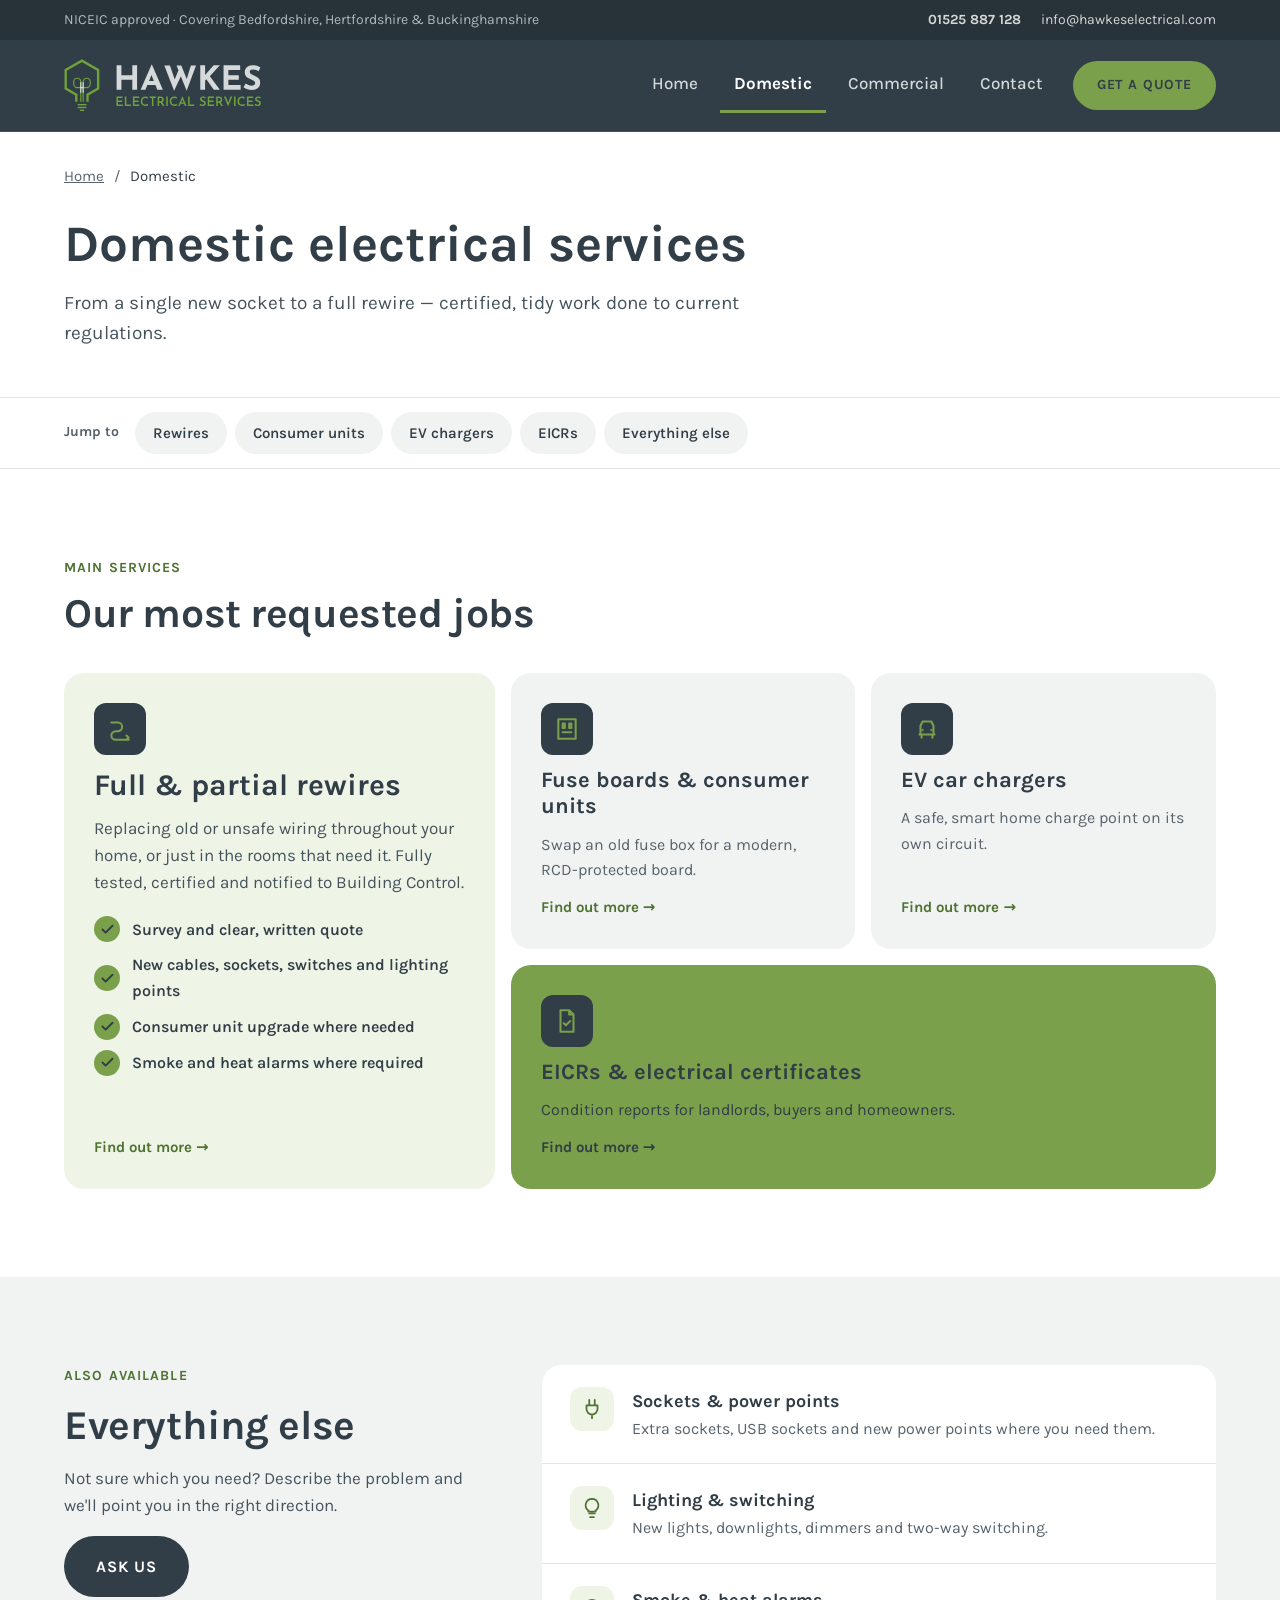
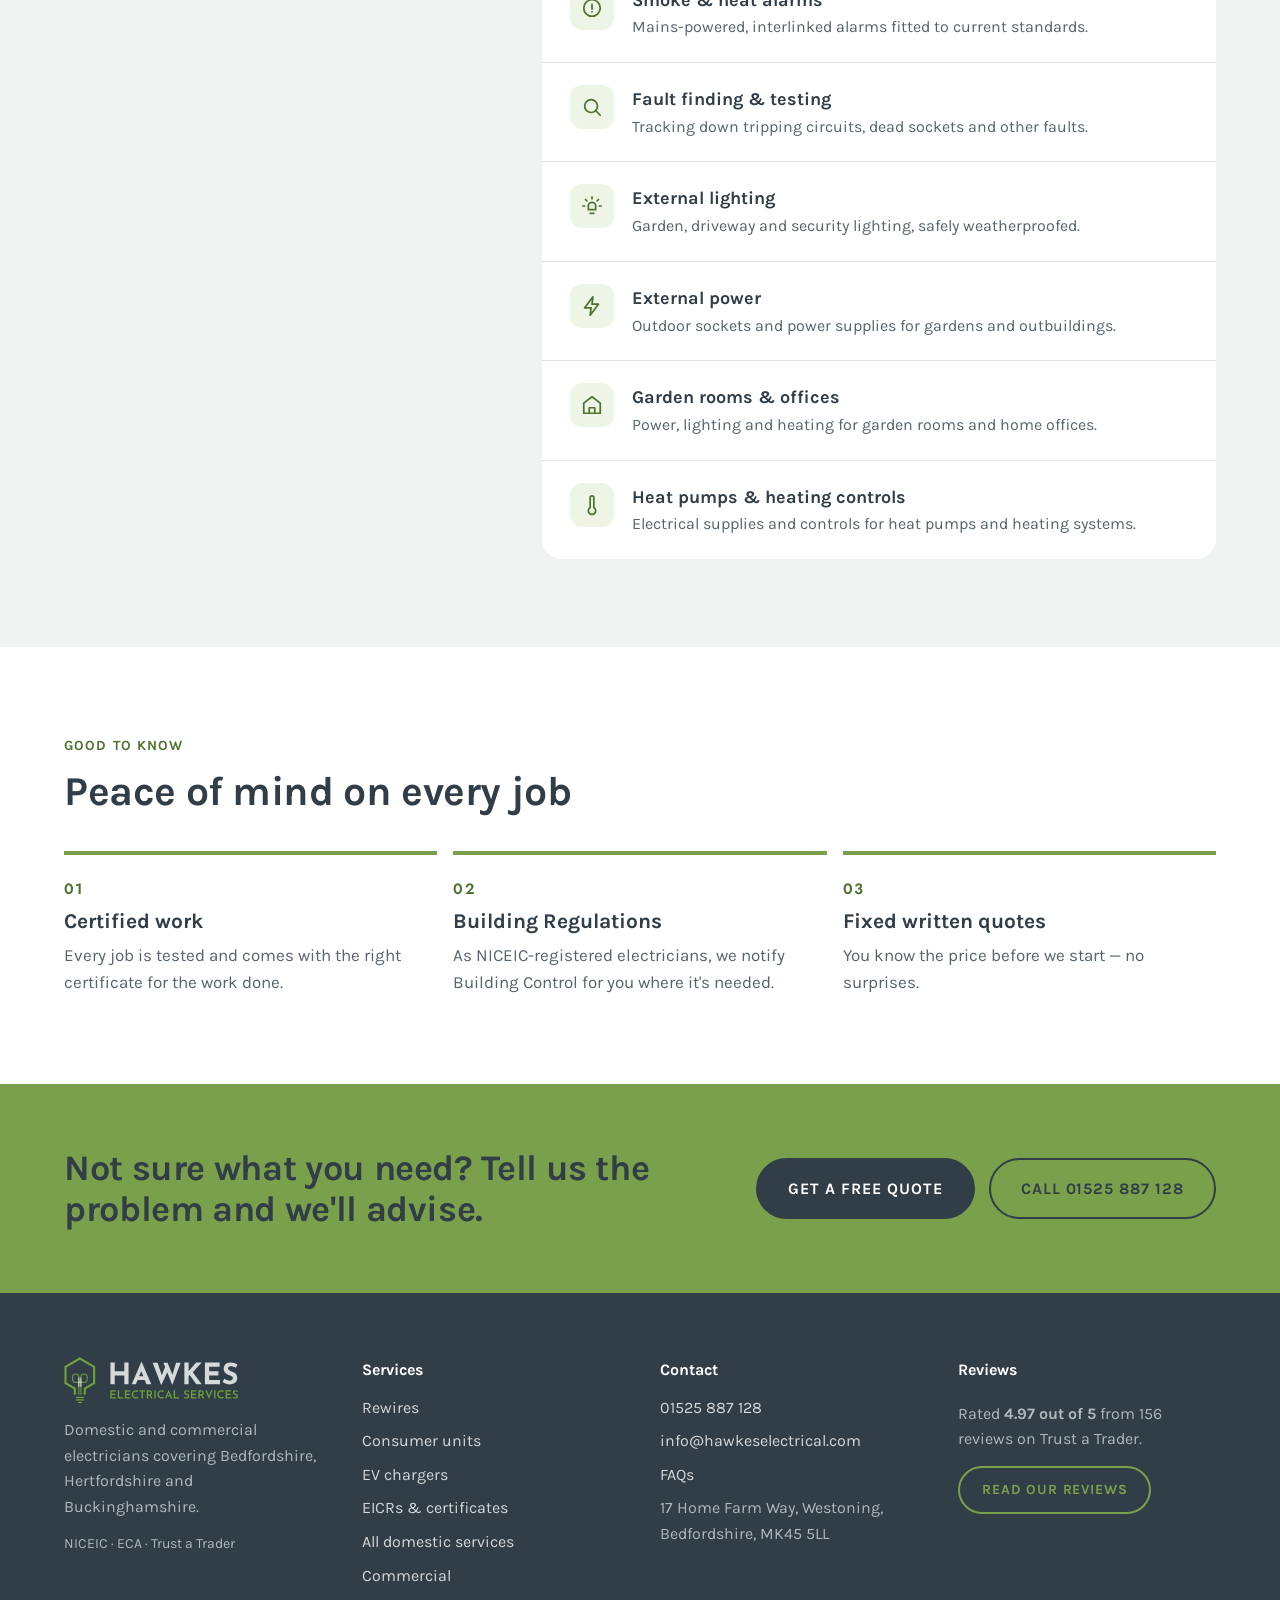
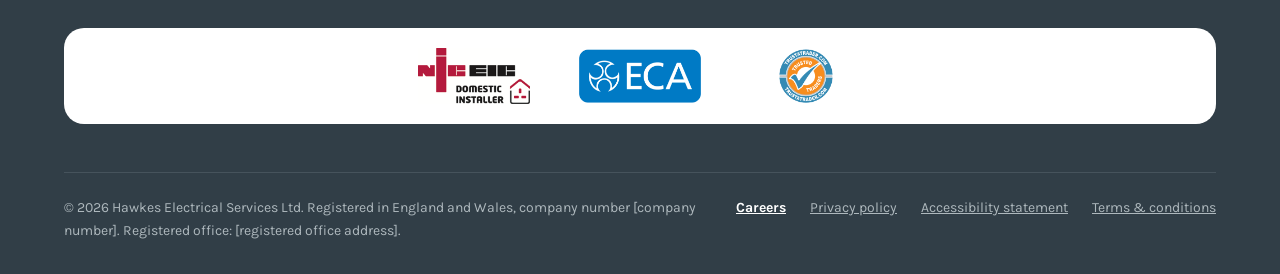
<file: domestic.html>
<!doctype html>
<html lang="en-GB">
<head>
<meta charset="utf-8">
<meta name="viewport" content="width=device-width, initial-scale=1">
<title>Domestic Electrician in Luton & Bedfordshire | Hawkes Electrical</title>
<meta name="description" content="Domestic electricians for rewires, consumer units, EV chargers, EICRs, lighting, sockets and more.">
<meta name="theme-color" content="#313E47">
<link rel="canonical" href="https://liamhawkes.github.io/musical-octo-train/domestic.html">
<link rel="icon" href="favicon-32.png" sizes="32x32" type="image/png">
<link rel="apple-touch-icon" href="apple-touch-icon.png">
<meta property="og:type" content="website">
<meta property="og:site_name" content="Hawkes Electrical Services">
<meta property="og:title" content="Domestic Electrician in Luton & Bedfordshire | Hawkes Electrical">
<meta property="og:description" content="Domestic electricians for rewires, consumer units, EV chargers, EICRs, lighting, sockets and more.">
<meta property="og:url" content="https://liamhawkes.github.io/musical-octo-train/domestic.html">
<meta property="og:image" content="https://liamhawkes.github.io/musical-octo-train/og-image.png">
<meta property="og:image:width" content="1200">
<meta property="og:image:height" content="630">
<meta name="twitter:card" content="summary_large_image">
<link rel="preload" href="fonts/karla-latin-400-normal.woff2" as="font" type="font/woff2" crossorigin>
<script type="application/ld+json">{"@context": "https://schema.org", "@type": "Electrician", "name": "Hawkes Electrical Services Ltd", "url": "https://liamhawkes.github.io/musical-octo-train/", "image": "https://liamhawkes.github.io/musical-octo-train/og-image.png", "logo": "https://liamhawkes.github.io/musical-octo-train/img/logo.svg", "telephone": "+441525887128", "email": "info@hawkeselectrical.com", "address": {"@type": "PostalAddress", "streetAddress": "17 Home Farm Way", "addressLocality": "Westoning", "addressRegion": "Bedfordshire", "postalCode": "MK45 5LL", "addressCountry": "GB"}, "areaServed": [{"@type": "AdministrativeArea", "name": "Bedfordshire"}, {"@type": "AdministrativeArea", "name": "Hertfordshire"}, {"@type": "AdministrativeArea", "name": "Buckinghamshire"}, {"@type": "City", "name": "Luton"}]}</script>
<link rel="stylesheet" href="styles.css?v=17">

</head>
<body>
<a class="skip" href="#main">Skip to content</a>
<div class="topbar"><div class="wrap topbar-in"><span class="muted">NICEIC approved · Covering Bedfordshire, Hertfordshire &amp; Buckinghamshire</span><span class="topbar-links"><a href="tel:01525887128"><strong>01525 887 128</strong></a><a href="mailto:info@hawkeselectrical.com">info@hawkeselectrical.com</a></span></div></div>
<header class="site-header"><div class="wrap header-in">
<a class="brand" href="index.html"><img class="logo" src="img/logo.svg" alt="Hawkes Electrical Services – home" width="231" height="61"></a>
<a class="btn btn-green btn-sm header-call" href="tel:01525887128">Call us</a>
<nav class="nav" aria-label="Main"><a href="index.html">Home</a><a href="domestic.html" aria-current="page">Domestic</a><a href="commercial.html">Commercial</a><a href="contact.html">Contact</a><a class="btn btn-green btn-sm nav-cta" href="contact.html">Get a quote</a></nav>
</div></header>
<main id="main">
<section class="page-head"><div class="wrap"><nav class="crumbs" aria-label="Breadcrumb"><a href="index.html">Home</a><span aria-hidden="true">/</span><span aria-current="page">Domestic</span></nav>
<h1>Domestic electrical services</h1>
<p class="lead">From a single new socket to a full rewire — certified, tidy work done to current regulations.</p>
</div></section>
<nav class="jumpbar" aria-label="Domestic services"><div class="wrap jumpbar-in"><span>Jump to</span><a href="rewires.html">Rewires</a><a href="consumer-units.html">Consumer units</a><a href="ev-chargers.html">EV chargers</a><a href="eicr.html">EICRs</a><a href="#everything-else">Everything else</a></div></nav>
<section class="section"><div class="wrap">
<p class="eyebrow">Main services</p><h2 class="mb">Our most requested jobs</h2>
<div class="bento"><a class="tile tile-feature" href="rewires.html">
<span class="ico"><svg width="26" height="26" viewBox="0 0 24 24" fill="none" stroke="#7AA04B" stroke-width="1.9" stroke-linecap="round" stroke-linejoin="round" aria-hidden="true"><path d="M4 6h6a4 4 0 0 1 0 8H8a4 4 0 0 0 0 8h12M18 18l2 2-2 2"/></svg></span>
<span class="tile-title">Full &amp; partial rewires</span>
<span class="tile-text">Replacing old or unsafe wiring throughout your home, or just in the rooms that need it. Fully tested, certified and notified to Building Control.</span>
<ul class="tile-list"><li><span class="tick"><svg width="15" height="15" viewBox="0 0 24 24" fill="none" stroke="#313E47" stroke-width="3" stroke-linecap="round" stroke-linejoin="round" aria-hidden="true"><path d="M20 6 9 17l-5-5"/></svg></span>Survey and clear, written quote</li><li><span class="tick"><svg width="15" height="15" viewBox="0 0 24 24" fill="none" stroke="#313E47" stroke-width="3" stroke-linecap="round" stroke-linejoin="round" aria-hidden="true"><path d="M20 6 9 17l-5-5"/></svg></span>New cables, sockets, switches and lighting points</li><li><span class="tick"><svg width="15" height="15" viewBox="0 0 24 24" fill="none" stroke="#313E47" stroke-width="3" stroke-linecap="round" stroke-linejoin="round" aria-hidden="true"><path d="M20 6 9 17l-5-5"/></svg></span>Consumer unit upgrade where needed</li><li><span class="tick"><svg width="15" height="15" viewBox="0 0 24 24" fill="none" stroke="#313E47" stroke-width="3" stroke-linecap="round" stroke-linejoin="round" aria-hidden="true"><path d="M20 6 9 17l-5-5"/></svg></span>Smoke and heat alarms where required</li></ul><span class="more">Find out more →</span></a><a class="tile tile-a" href="consumer-units.html">
<span class="ico"><svg width="26" height="26" viewBox="0 0 24 24" fill="none" stroke="#7AA04B" stroke-width="1.9" stroke-linecap="round" stroke-linejoin="round" aria-hidden="true"><path d="M4 3h16v18H4zM8 7h2v4H8zM14 7h2v4h-2zM8 15h8"/></svg></span>
<span class="tile-title">Fuse boards &amp; consumer units</span>
<span class="tile-text">Swap an old fuse box for a modern, RCD-protected board.</span>
<span class="more">Find out more →</span></a><a class="tile tile-b" href="ev-chargers.html">
<span class="ico"><svg width="26" height="26" viewBox="0 0 24 24" fill="none" stroke="#7AA04B" stroke-width="1.9" stroke-linecap="round" stroke-linejoin="round" aria-hidden="true"><path d="M5 17h14M6 17V9l2-4h8l2 4v8M8 13h.01M16 13h.01M7 17v3M17 17v3"/></svg></span>
<span class="tile-title">EV car chargers</span>
<span class="tile-text">A safe, smart home charge point on its own circuit.</span>
<span class="more">Find out more →</span></a><a class="tile tile-wide" href="eicr.html">
<span class="ico"><svg width="26" height="26" viewBox="0 0 24 24" fill="none" stroke="#7AA04B" stroke-width="1.9" stroke-linecap="round" stroke-linejoin="round" aria-hidden="true"><path d="M14 2H6v20h12V6l-4-4zM14 2v4h4M9 14l2 2 4-4"/></svg></span>
<span class="tile-title">EICRs &amp; electrical certificates</span>
<span class="tile-text">Condition reports for landlords, buyers and homeowners.</span>
<span class="more">Find out more →</span></a></div>
</div></section>
<section class="section alt" id="everything-else"><div class="wrap list-layout">
<div class="list-intro"><p class="eyebrow">Also available</p><h2>Everything else</h2>
<p class="body-muted">Not sure which you need? Describe the problem and we'll point you in the right direction.</p>
<a class="btn btn-dark" href="contact.html">Ask us</a></div>
<ul class="service-rows"><li><span class="row-ico"><svg width="22" height="22" viewBox="0 0 24 24" fill="none" stroke="#4E7230" stroke-width="1.9" stroke-linecap="round" stroke-linejoin="round" aria-hidden="true"><path d="M9 2v6M15 2v6M6 8h12v4a6 6 0 0 1-12 0V8zM12 18v4"/></svg></span><span><strong>Sockets &amp; power points</strong><span>Extra sockets, USB sockets and new power points where you need them.</span></span></li><li><span class="row-ico"><svg width="22" height="22" viewBox="0 0 24 24" fill="none" stroke="#4E7230" stroke-width="1.9" stroke-linecap="round" stroke-linejoin="round" aria-hidden="true"><path d="M9 18h6M10 22h4M12 2a7 7 0 0 0-4 12.7V16h8v-1.3A7 7 0 0 0 12 2z"/></svg></span><span><strong>Lighting &amp; switching</strong><span>New lights, downlights, dimmers and two-way switching.</span></span></li><li><span class="row-ico"><svg width="22" height="22" viewBox="0 0 24 24" fill="none" stroke="#4E7230" stroke-width="1.9" stroke-linecap="round" stroke-linejoin="round" aria-hidden="true"><path d="M12 3a9 9 0 1 0 0 18 9 9 0 0 0 0-18zM12 8v5M12 16h.01"/></svg></span><span><strong>Smoke &amp; heat alarms</strong><span>Mains-powered, interlinked alarms fitted to current standards.</span></span></li><li><span class="row-ico"><svg width="22" height="22" viewBox="0 0 24 24" fill="none" stroke="#4E7230" stroke-width="1.9" stroke-linecap="round" stroke-linejoin="round" aria-hidden="true"><path d="M11 4a7 7 0 1 0 0 14 7 7 0 0 0 0-14zM21 21l-5-5"/></svg></span><span><strong>Fault finding &amp; testing</strong><span>Tracking down tripping circuits, dead sockets and other faults.</span></span></li><li><span class="row-ico"><svg width="22" height="22" viewBox="0 0 24 24" fill="none" stroke="#4E7230" stroke-width="1.9" stroke-linecap="round" stroke-linejoin="round" aria-hidden="true"><path d="M12 2v2M4.9 4.9l1.4 1.4M2 12h2M20 12h2M17.7 6.3l1.4-1.4M8 12a4 4 0 0 1 8 0v4H8v-4zM10 20h4"/></svg></span><span><strong>External lighting</strong><span>Garden, driveway and security lighting, safely weatherproofed.</span></span></li><li><span class="row-ico"><svg width="22" height="22" viewBox="0 0 24 24" fill="none" stroke="#4E7230" stroke-width="1.9" stroke-linecap="round" stroke-linejoin="round" aria-hidden="true"><path d="M13 2 4 14h7l-1 8 9-12h-7l1-8z"/></svg></span><span><strong>External power</strong><span>Outdoor sockets and power supplies for gardens and outbuildings.</span></span></li><li><span class="row-ico"><svg width="22" height="22" viewBox="0 0 24 24" fill="none" stroke="#4E7230" stroke-width="1.9" stroke-linecap="round" stroke-linejoin="round" aria-hidden="true"><path d="M3 10 12 3l9 7v11H3V10zM9 21v-6h6v6"/></svg></span><span><strong>Garden rooms &amp; offices</strong><span>Power, lighting and heating for garden rooms and home offices.</span></span></li><li><span class="row-ico"><svg width="22" height="22" viewBox="0 0 24 24" fill="none" stroke="#4E7230" stroke-width="1.9" stroke-linecap="round" stroke-linejoin="round" aria-hidden="true"><path d="M14 14.8V4a2 2 0 0 0-4 0v10.8a4 4 0 1 0 4 0z"/></svg></span><span><strong>Heat pumps &amp; heating controls</strong><span>Electrical supplies and controls for heat pumps and heating systems.</span></span></li></ul>
</div></section>
<section class="section"><div class="wrap"><p class="eyebrow">Good to know</p><h2 class="mb">Peace of mind on every job</h2><div class="good-grid"><div class="good"><span class="good-n">01</span><h3>Certified work</h3><p>Every job is tested and comes with the right certificate for the work done.</p></div><div class="good"><span class="good-n">02</span><h3>Building Regulations</h3><p>As NICEIC-registered electricians, we notify Building Control for you where it's needed.</p></div><div class="good"><span class="good-n">03</span><h3>Fixed written quotes</h3><p>You know the price before we start — no surprises.</p></div></div></div></section>
<section class="band-green"><div class="wrap band-in"><h2>Not sure what you need? Tell us the problem and we'll advise.</h2><div class="btn-row"><a class="btn btn-dark" href="contact.html">Get a free quote</a><a class="btn btn-outline-dark" href="tel:01525887128">Call 01525 887 128</a></div></div></section>
</main>
<footer class="site-footer"><div class="wrap">
<div class="footer-grid">
<div class="stack"><img class="logo logo-footer" src="img/logo.svg" alt="Hawkes Electrical Services" width="231" height="61" loading="lazy"><p class="muted">Domestic and commercial electricians covering Bedfordshire, Hertfordshire and Buckinghamshire.</p><p class="muted small">NICEIC · ECA · Trust a Trader</p></div>
<nav class="stack-tight" aria-label="Services"><span class="footer-h">Services</span><a href="rewires.html">Rewires</a><a href="consumer-units.html">Consumer units</a><a href="ev-chargers.html">EV chargers</a><a href="eicr.html">EICRs &amp; certificates</a><a href="domestic.html">All domestic services</a><a href="commercial.html">Commercial</a></nav>
<div class="stack-tight"><span class="footer-h">Contact</span><a href="tel:01525887128">01525 887 128</a><a href="mailto:info@hawkeselectrical.com">info@hawkeselectrical.com</a><a href="faq.html">FAQs</a><span class="muted">17 Home Farm Way, Westoning,<br>Bedfordshire, MK45 5LL</span></div>
<div class="stack"><span class="footer-h">Reviews</span><p class="muted">Rated <strong>4.97 out of 5</strong> from 156 reviews on Trust a Trader.</p><a class="btn btn-outline btn-sm" href="https://www.trustatrader.com/traders/hawkes-electrical-services-ltd-electricians-bedford-south">Read our reviews</a></div>
</div>
<div class="footer-badges" aria-label="Accreditations">
<img src="img/niceic_logo.png" alt="NICEIC Domestic Installer" height="56" loading="lazy">
<img src="img/elecsa_logo.png" alt="ECA member" height="56" loading="lazy">
<a href="https://www.trustatrader.com/traders/hawkes-electrical-services-ltd-electricians-bedford-south"><img src="img/tt_logo.png" alt="Trust a Trader – read our reviews" height="56" loading="lazy"></a>
</div>
<div class="footer-bottom"><span class="legal-id">© 2026 Hawkes Electrical Services Ltd. Registered in England and Wales, company number [company number]. Registered office: [registered office address].</span><span class="footer-legal"><a class="footer-careers" href="careers.html">Careers</a><a href="privacy.html">Privacy policy</a><a href="accessibility.html">Accessibility statement</a><a href="terms.html">Terms &amp; conditions</a></span></div>
</div></footer>
<nav class="mobile-bar" aria-label="Quick contact"><a class="mb-call" href="tel:01525887128"><svg width="20" height="20" viewBox="0 0 24 24" fill="none" stroke="currentColor" stroke-width="2" stroke-linecap="round" stroke-linejoin="round" aria-hidden="true"><path d="M22 16.9v3a2 2 0 0 1-2.2 2 19.8 19.8 0 0 1-8.6-3.1 19.5 19.5 0 0 1-6-6A19.8 19.8 0 0 1 2.1 4.2 2 2 0 0 1 4.1 2h3a2 2 0 0 1 2 1.7c.1 1 .4 1.9.7 2.8a2 2 0 0 1-.5 2.1L8 9.9a16 16 0 0 0 6 6l1.3-1.3a2 2 0 0 1 2.1-.4c.9.3 1.8.6 2.8.7a2 2 0 0 1 1.7 2z"/></svg><span>Call</span></a><a class="mb-wa" href="https://wa.me/447519644255?text=Hi%20Hawkes%20Electrical%2C%20I%20have%20a%20question%20about%20some%20electrical%20work." aria-label="Message us on WhatsApp"><svg width="20" height="20" viewBox="0 0 24 24" fill="none" stroke="currentColor" stroke-width="2" stroke-linecap="round" stroke-linejoin="round" aria-hidden="true"><path d="M3 21l1.7-5A8.5 8.5 0 1 1 8 19.3z"/><path d="M9 9.5c0 3 2.5 5.5 5.5 5.5l1.2-1.4-2-1-1 .8a4 4 0 0 1-2.1-2.1l.8-1-1-2z"/></svg><span>WhatsApp</span></a></nav>
</body>
</html>
</file>
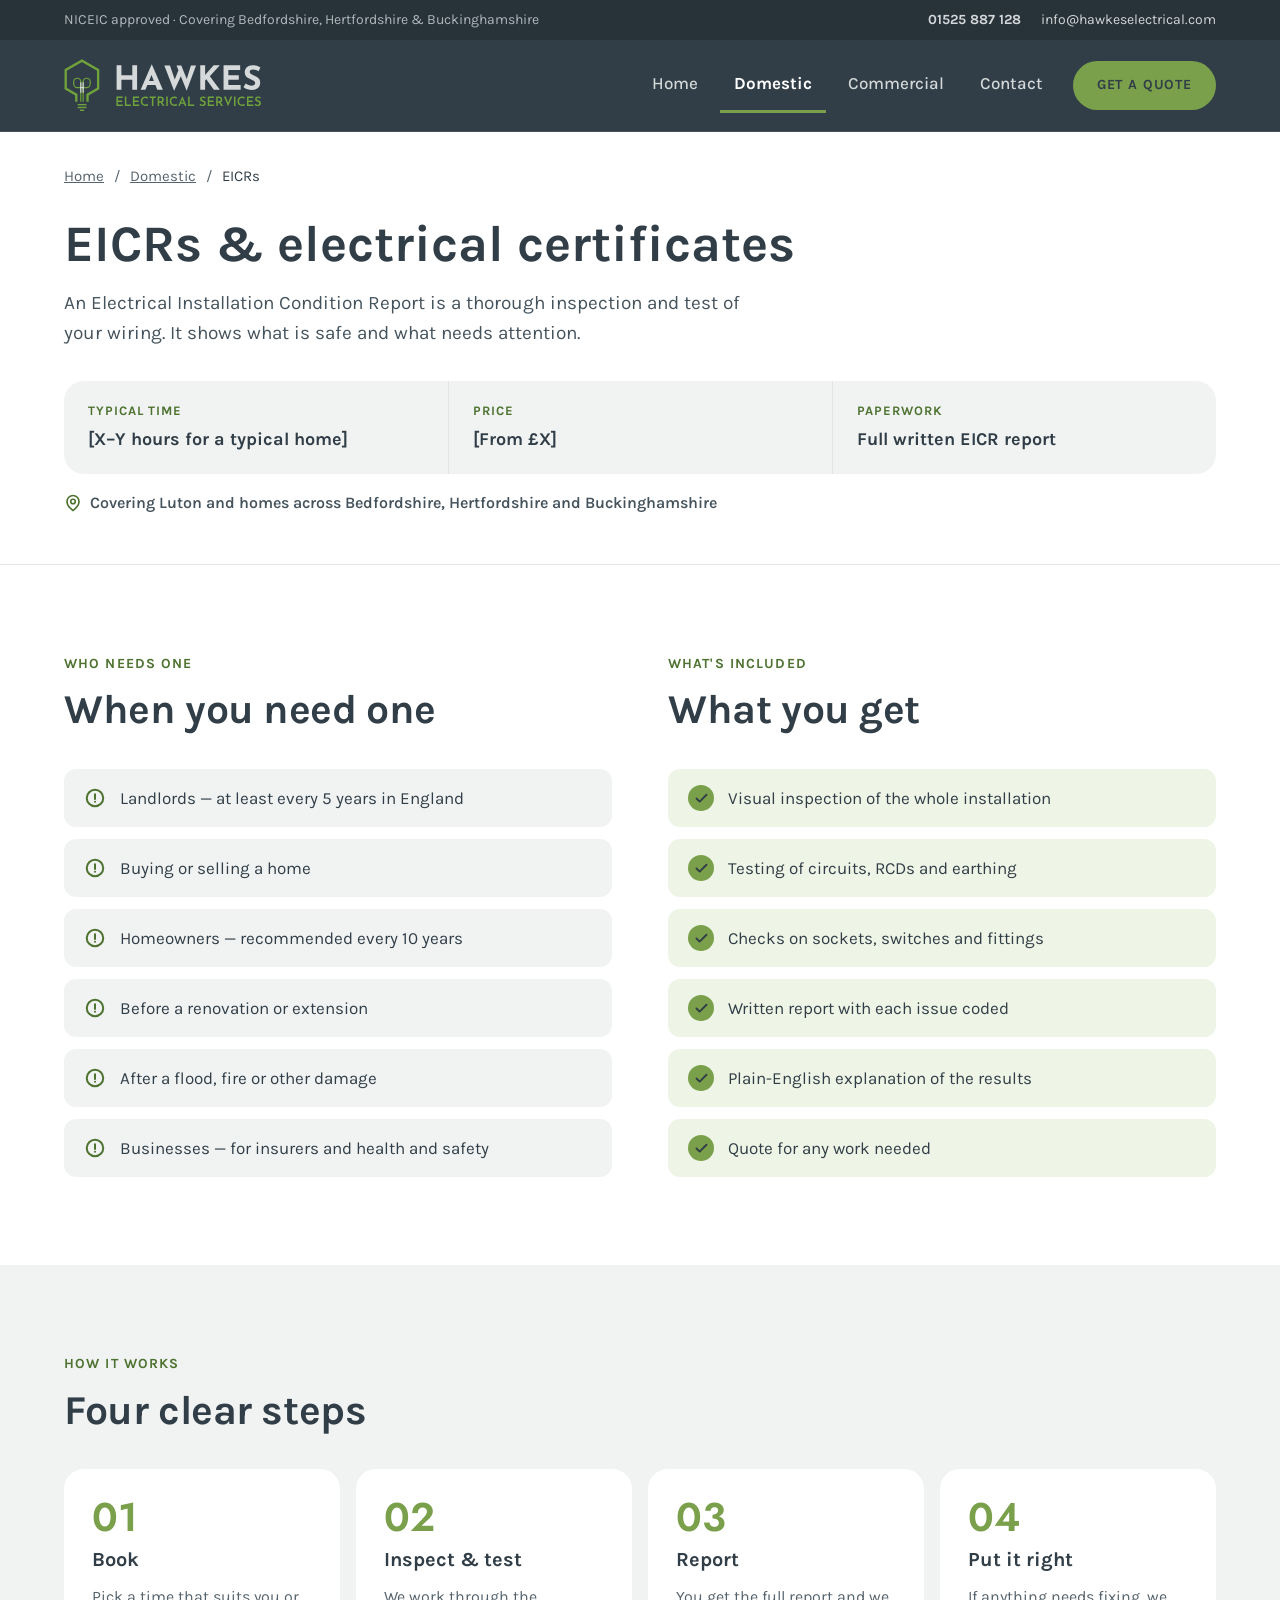
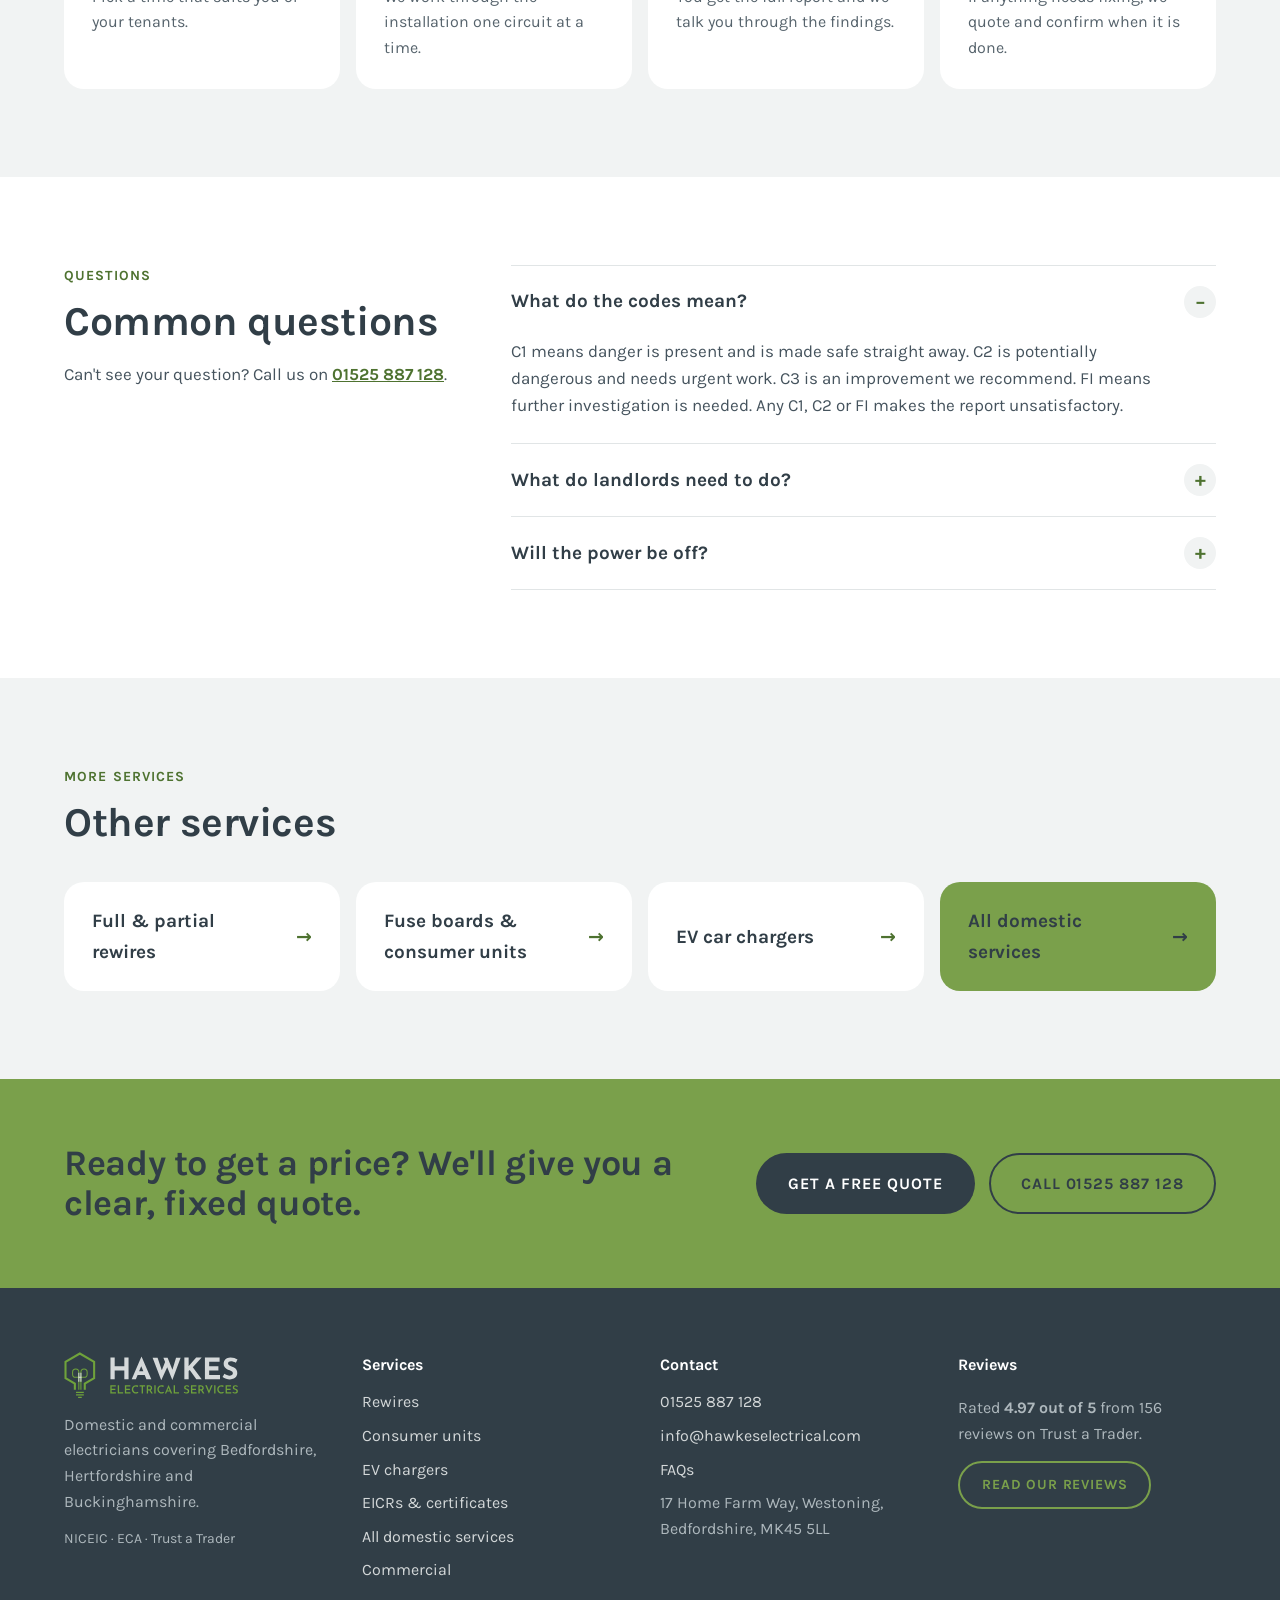
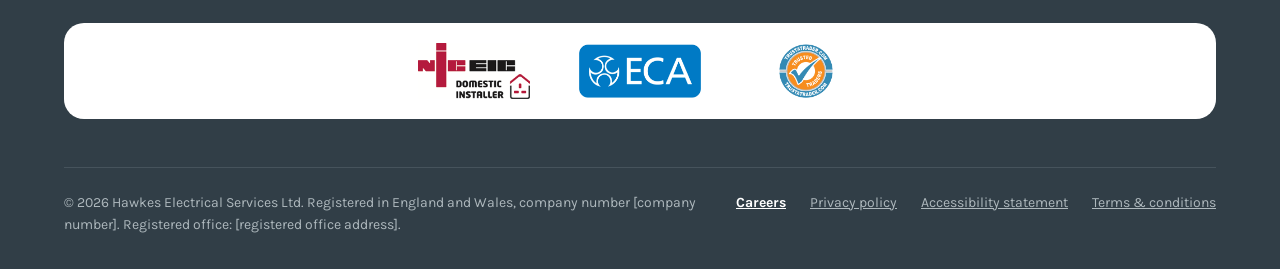
<file: eicr.html>
<!doctype html>
<html lang="en-GB">
<head>
<meta charset="utf-8">
<meta name="viewport" content="width=device-width, initial-scale=1">
<title>EICRs & Electrical Certificates in Luton & Bedfordshire | Hawkes Electrical</title>
<meta name="description" content="An Electrical Installation Condition Report is a thorough inspection and test of your wiring. It shows what is safe and what needs attention.">
<meta name="theme-color" content="#313E47">
<link rel="canonical" href="https://liamhawkes.github.io/musical-octo-train/eicr.html">
<link rel="icon" href="favicon-32.png" sizes="32x32" type="image/png">
<link rel="apple-touch-icon" href="apple-touch-icon.png">
<meta property="og:type" content="website">
<meta property="og:site_name" content="Hawkes Electrical Services">
<meta property="og:title" content="EICRs & Electrical Certificates in Luton & Bedfordshire | Hawkes Electrical">
<meta property="og:description" content="An Electrical Installation Condition Report is a thorough inspection and test of your wiring. It shows what is safe and what needs attention.">
<meta property="og:url" content="https://liamhawkes.github.io/musical-octo-train/eicr.html">
<meta property="og:image" content="https://liamhawkes.github.io/musical-octo-train/og-image.png">
<meta property="og:image:width" content="1200">
<meta property="og:image:height" content="630">
<meta name="twitter:card" content="summary_large_image">
<link rel="preload" href="fonts/karla-latin-400-normal.woff2" as="font" type="font/woff2" crossorigin>
<script type="application/ld+json">{"@context": "https://schema.org", "@type": "Electrician", "name": "Hawkes Electrical Services Ltd", "url": "https://liamhawkes.github.io/musical-octo-train/", "image": "https://liamhawkes.github.io/musical-octo-train/og-image.png", "logo": "https://liamhawkes.github.io/musical-octo-train/img/logo.svg", "telephone": "+441525887128", "email": "info@hawkeselectrical.com", "address": {"@type": "PostalAddress", "streetAddress": "17 Home Farm Way", "addressLocality": "Westoning", "addressRegion": "Bedfordshire", "postalCode": "MK45 5LL", "addressCountry": "GB"}, "areaServed": [{"@type": "AdministrativeArea", "name": "Bedfordshire"}, {"@type": "AdministrativeArea", "name": "Hertfordshire"}, {"@type": "AdministrativeArea", "name": "Buckinghamshire"}, {"@type": "City", "name": "Luton"}]}</script>
<link rel="stylesheet" href="styles.css?v=17">

</head>
<body>
<a class="skip" href="#main">Skip to content</a>
<div class="topbar"><div class="wrap topbar-in"><span class="muted">NICEIC approved · Covering Bedfordshire, Hertfordshire &amp; Buckinghamshire</span><span class="topbar-links"><a href="tel:01525887128"><strong>01525 887 128</strong></a><a href="mailto:info@hawkeselectrical.com">info@hawkeselectrical.com</a></span></div></div>
<header class="site-header"><div class="wrap header-in">
<a class="brand" href="index.html"><img class="logo" src="img/logo.svg" alt="Hawkes Electrical Services – home" width="231" height="61"></a>
<a class="btn btn-green btn-sm header-call" href="tel:01525887128">Call us</a>
<nav class="nav" aria-label="Main"><a href="index.html">Home</a><a href="domestic.html" aria-current="page">Domestic</a><a href="commercial.html">Commercial</a><a href="contact.html">Contact</a><a class="btn btn-green btn-sm nav-cta" href="contact.html">Get a quote</a></nav>
</div></header>
<main id="main">
<section class="page-head"><div class="wrap"><nav class="crumbs" aria-label="Breadcrumb"><a href="index.html">Home</a><span aria-hidden="true">/</span><a href="domestic.html">Domestic</a><span aria-hidden="true">/</span><span aria-current="page">EICRs</span></nav>
<h1>EICRs &amp; electrical certificates</h1><p class="lead">An Electrical Installation Condition Report is a thorough inspection and test of your wiring. It shows what is safe and what needs attention.</p>
<dl class="facts-row"><div><dt>Typical time</dt><dd>[X–Y hours for a typical home]</dd></div><div><dt>Price</dt><dd>[From £X]</dd></div><div><dt>Paperwork</dt><dd>Full written EICR report</dd></div></dl>
<p class="coverage"><svg width="18" height="18" viewBox="0 0 24 24" fill="none" stroke="#4E7230" stroke-width="2.2" stroke-linecap="round" stroke-linejoin="round" aria-hidden="true"><path d="M20 10c0 6-8 12-8 12s-8-6-8-12a8 8 0 0 1 16 0z"/><circle cx="12" cy="10" r="3"/></svg>Covering Luton and homes across Bedfordshire, Hertfordshire and Buckinghamshire</p>
</div></section>
<section class="section"><div class="wrap split top equal">
<div class="col"><p class="eyebrow">Who needs one</p><h2 class="mb">When you need one</h2><ul class="signs"><li><svg width="22" height="22" viewBox="0 0 24 24" fill="none" stroke="#4E7230" stroke-width="2.2" stroke-linecap="round" stroke-linejoin="round" aria-hidden="true"><path d="M12 3a9 9 0 1 0 0 18 9 9 0 0 0 0-18zM12 8v5M12 16h.01"/></svg><span>Landlords — at least every 5 years in England</span></li><li><svg width="22" height="22" viewBox="0 0 24 24" fill="none" stroke="#4E7230" stroke-width="2.2" stroke-linecap="round" stroke-linejoin="round" aria-hidden="true"><path d="M12 3a9 9 0 1 0 0 18 9 9 0 0 0 0-18zM12 8v5M12 16h.01"/></svg><span>Buying or selling a home</span></li><li><svg width="22" height="22" viewBox="0 0 24 24" fill="none" stroke="#4E7230" stroke-width="2.2" stroke-linecap="round" stroke-linejoin="round" aria-hidden="true"><path d="M12 3a9 9 0 1 0 0 18 9 9 0 0 0 0-18zM12 8v5M12 16h.01"/></svg><span>Homeowners — recommended every 10 years</span></li><li><svg width="22" height="22" viewBox="0 0 24 24" fill="none" stroke="#4E7230" stroke-width="2.2" stroke-linecap="round" stroke-linejoin="round" aria-hidden="true"><path d="M12 3a9 9 0 1 0 0 18 9 9 0 0 0 0-18zM12 8v5M12 16h.01"/></svg><span>Before a renovation or extension</span></li><li><svg width="22" height="22" viewBox="0 0 24 24" fill="none" stroke="#4E7230" stroke-width="2.2" stroke-linecap="round" stroke-linejoin="round" aria-hidden="true"><path d="M12 3a9 9 0 1 0 0 18 9 9 0 0 0 0-18zM12 8v5M12 16h.01"/></svg><span>After a flood, fire or other damage</span></li><li><svg width="22" height="22" viewBox="0 0 24 24" fill="none" stroke="#4E7230" stroke-width="2.2" stroke-linecap="round" stroke-linejoin="round" aria-hidden="true"><path d="M12 3a9 9 0 1 0 0 18 9 9 0 0 0 0-18zM12 8v5M12 16h.01"/></svg><span>Businesses — for insurers and health and safety</span></li></ul></div>
<div class="col"><p class="eyebrow">What's included</p><h2 class="mb">What you get</h2><ul class="included"><li><span class="tick"><svg width="15" height="15" viewBox="0 0 24 24" fill="none" stroke="#313E47" stroke-width="3" stroke-linecap="round" stroke-linejoin="round" aria-hidden="true"><path d="M20 6 9 17l-5-5"/></svg></span><span>Visual inspection of the whole installation</span></li><li><span class="tick"><svg width="15" height="15" viewBox="0 0 24 24" fill="none" stroke="#313E47" stroke-width="3" stroke-linecap="round" stroke-linejoin="round" aria-hidden="true"><path d="M20 6 9 17l-5-5"/></svg></span><span>Testing of circuits, RCDs and earthing</span></li><li><span class="tick"><svg width="15" height="15" viewBox="0 0 24 24" fill="none" stroke="#313E47" stroke-width="3" stroke-linecap="round" stroke-linejoin="round" aria-hidden="true"><path d="M20 6 9 17l-5-5"/></svg></span><span>Checks on sockets, switches and fittings</span></li><li><span class="tick"><svg width="15" height="15" viewBox="0 0 24 24" fill="none" stroke="#313E47" stroke-width="3" stroke-linecap="round" stroke-linejoin="round" aria-hidden="true"><path d="M20 6 9 17l-5-5"/></svg></span><span>Written report with each issue coded</span></li><li><span class="tick"><svg width="15" height="15" viewBox="0 0 24 24" fill="none" stroke="#313E47" stroke-width="3" stroke-linecap="round" stroke-linejoin="round" aria-hidden="true"><path d="M20 6 9 17l-5-5"/></svg></span><span>Plain-English explanation of the results</span></li><li><span class="tick"><svg width="15" height="15" viewBox="0 0 24 24" fill="none" stroke="#313E47" stroke-width="3" stroke-linecap="round" stroke-linejoin="round" aria-hidden="true"><path d="M20 6 9 17l-5-5"/></svg></span><span>Quote for any work needed</span></li></ul></div>
</div></section>
<section class="section alt"><div class="wrap"><p class="eyebrow">How it works</p><h2 class="mb">Four clear steps</h2><ol class="steps"><li><span class="step-n">01</span><h3>Book</h3><p>Pick a time that suits you or your tenants.</p></li><li><span class="step-n">02</span><h3>Inspect &amp; test</h3><p>We work through the installation one circuit at a time.</p></li><li><span class="step-n">03</span><h3>Report</h3><p>You get the full report and we talk you through the findings.</p></li><li><span class="step-n">04</span><h3>Put it right</h3><p>If anything needs fixing, we quote and confirm when it is done.</p></li></ol></div></section>
<section class="section"><div class="wrap faq-layout"><div><p class="eyebrow">Questions</p><h2>Common questions</h2><p class="body-muted faq-help">Can't see your question? Call us on <a href="tel:01525887128">01525 887 128</a>.</p></div><div class="faqs"><details open><summary>What do the codes mean?</summary><p>C1 means danger is present and is made safe straight away. C2 is potentially dangerous and needs urgent work. C3 is an improvement we recommend. FI means further investigation is needed. Any C1, C2 or FI makes the report unsatisfactory.</p></details><details><summary>What do landlords need to do?</summary><p>In England, private landlords must have the electrics inspected at least every five years, give tenants a copy of the report, and complete any required work within 28 days, or sooner if the report says so.</p></details><details><summary>Will the power be off?</summary><p>Circuits are switched off one at a time during testing, so expect short interruptions rather than a whole day without power.</p></details></div></div></section>
<section class="section alt"><div class="wrap"><p class="eyebrow">More services</p><h2 class="mb">Other services</h2><div class="grid-4"><a class="rel" href="rewires.html"><span>Full &amp; partial rewires</span><span aria-hidden="true">→</span></a><a class="rel" href="consumer-units.html"><span>Fuse boards &amp; consumer units</span><span aria-hidden="true">→</span></a><a class="rel" href="ev-chargers.html"><span>EV car chargers</span><span aria-hidden="true">→</span></a><a class="rel dark" href="domestic.html"><span>All domestic services</span><span aria-hidden="true">→</span></a></div></div></section>
<section class="band-green"><div class="wrap band-in"><h2>Ready to get a price? We'll give you a clear, fixed quote.</h2><div class="btn-row"><a class="btn btn-dark" href="contact.html">Get a free quote</a><a class="btn btn-outline-dark" href="tel:01525887128">Call 01525 887 128</a></div></div></section>
</main>
<footer class="site-footer"><div class="wrap">
<div class="footer-grid">
<div class="stack"><img class="logo logo-footer" src="img/logo.svg" alt="Hawkes Electrical Services" width="231" height="61" loading="lazy"><p class="muted">Domestic and commercial electricians covering Bedfordshire, Hertfordshire and Buckinghamshire.</p><p class="muted small">NICEIC · ECA · Trust a Trader</p></div>
<nav class="stack-tight" aria-label="Services"><span class="footer-h">Services</span><a href="rewires.html">Rewires</a><a href="consumer-units.html">Consumer units</a><a href="ev-chargers.html">EV chargers</a><a href="eicr.html">EICRs &amp; certificates</a><a href="domestic.html">All domestic services</a><a href="commercial.html">Commercial</a></nav>
<div class="stack-tight"><span class="footer-h">Contact</span><a href="tel:01525887128">01525 887 128</a><a href="mailto:info@hawkeselectrical.com">info@hawkeselectrical.com</a><a href="faq.html">FAQs</a><span class="muted">17 Home Farm Way, Westoning,<br>Bedfordshire, MK45 5LL</span></div>
<div class="stack"><span class="footer-h">Reviews</span><p class="muted">Rated <strong>4.97 out of 5</strong> from 156 reviews on Trust a Trader.</p><a class="btn btn-outline btn-sm" href="https://www.trustatrader.com/traders/hawkes-electrical-services-ltd-electricians-bedford-south">Read our reviews</a></div>
</div>
<div class="footer-badges" aria-label="Accreditations">
<img src="img/niceic_logo.png" alt="NICEIC Domestic Installer" height="56" loading="lazy">
<img src="img/elecsa_logo.png" alt="ECA member" height="56" loading="lazy">
<a href="https://www.trustatrader.com/traders/hawkes-electrical-services-ltd-electricians-bedford-south"><img src="img/tt_logo.png" alt="Trust a Trader – read our reviews" height="56" loading="lazy"></a>
</div>
<div class="footer-bottom"><span class="legal-id">© 2026 Hawkes Electrical Services Ltd. Registered in England and Wales, company number [company number]. Registered office: [registered office address].</span><span class="footer-legal"><a class="footer-careers" href="careers.html">Careers</a><a href="privacy.html">Privacy policy</a><a href="accessibility.html">Accessibility statement</a><a href="terms.html">Terms &amp; conditions</a></span></div>
</div></footer>
<nav class="mobile-bar" aria-label="Quick contact"><a class="mb-call" href="tel:01525887128"><svg width="20" height="20" viewBox="0 0 24 24" fill="none" stroke="currentColor" stroke-width="2" stroke-linecap="round" stroke-linejoin="round" aria-hidden="true"><path d="M22 16.9v3a2 2 0 0 1-2.2 2 19.8 19.8 0 0 1-8.6-3.1 19.5 19.5 0 0 1-6-6A19.8 19.8 0 0 1 2.1 4.2 2 2 0 0 1 4.1 2h3a2 2 0 0 1 2 1.7c.1 1 .4 1.9.7 2.8a2 2 0 0 1-.5 2.1L8 9.9a16 16 0 0 0 6 6l1.3-1.3a2 2 0 0 1 2.1-.4c.9.3 1.8.6 2.8.7a2 2 0 0 1 1.7 2z"/></svg><span>Call</span></a><a class="mb-wa" href="https://wa.me/447519644255?text=Hi%20Hawkes%20Electrical%2C%20I%20have%20a%20question%20about%20some%20electrical%20work." aria-label="Message us on WhatsApp"><svg width="20" height="20" viewBox="0 0 24 24" fill="none" stroke="currentColor" stroke-width="2" stroke-linecap="round" stroke-linejoin="round" aria-hidden="true"><path d="M3 21l1.7-5A8.5 8.5 0 1 1 8 19.3z"/><path d="M9 9.5c0 3 2.5 5.5 5.5 5.5l1.2-1.4-2-1-1 .8a4 4 0 0 1-2.1-2.1l.8-1-1-2z"/></svg><span>WhatsApp</span></a></nav>
</body>
</html>
</file>
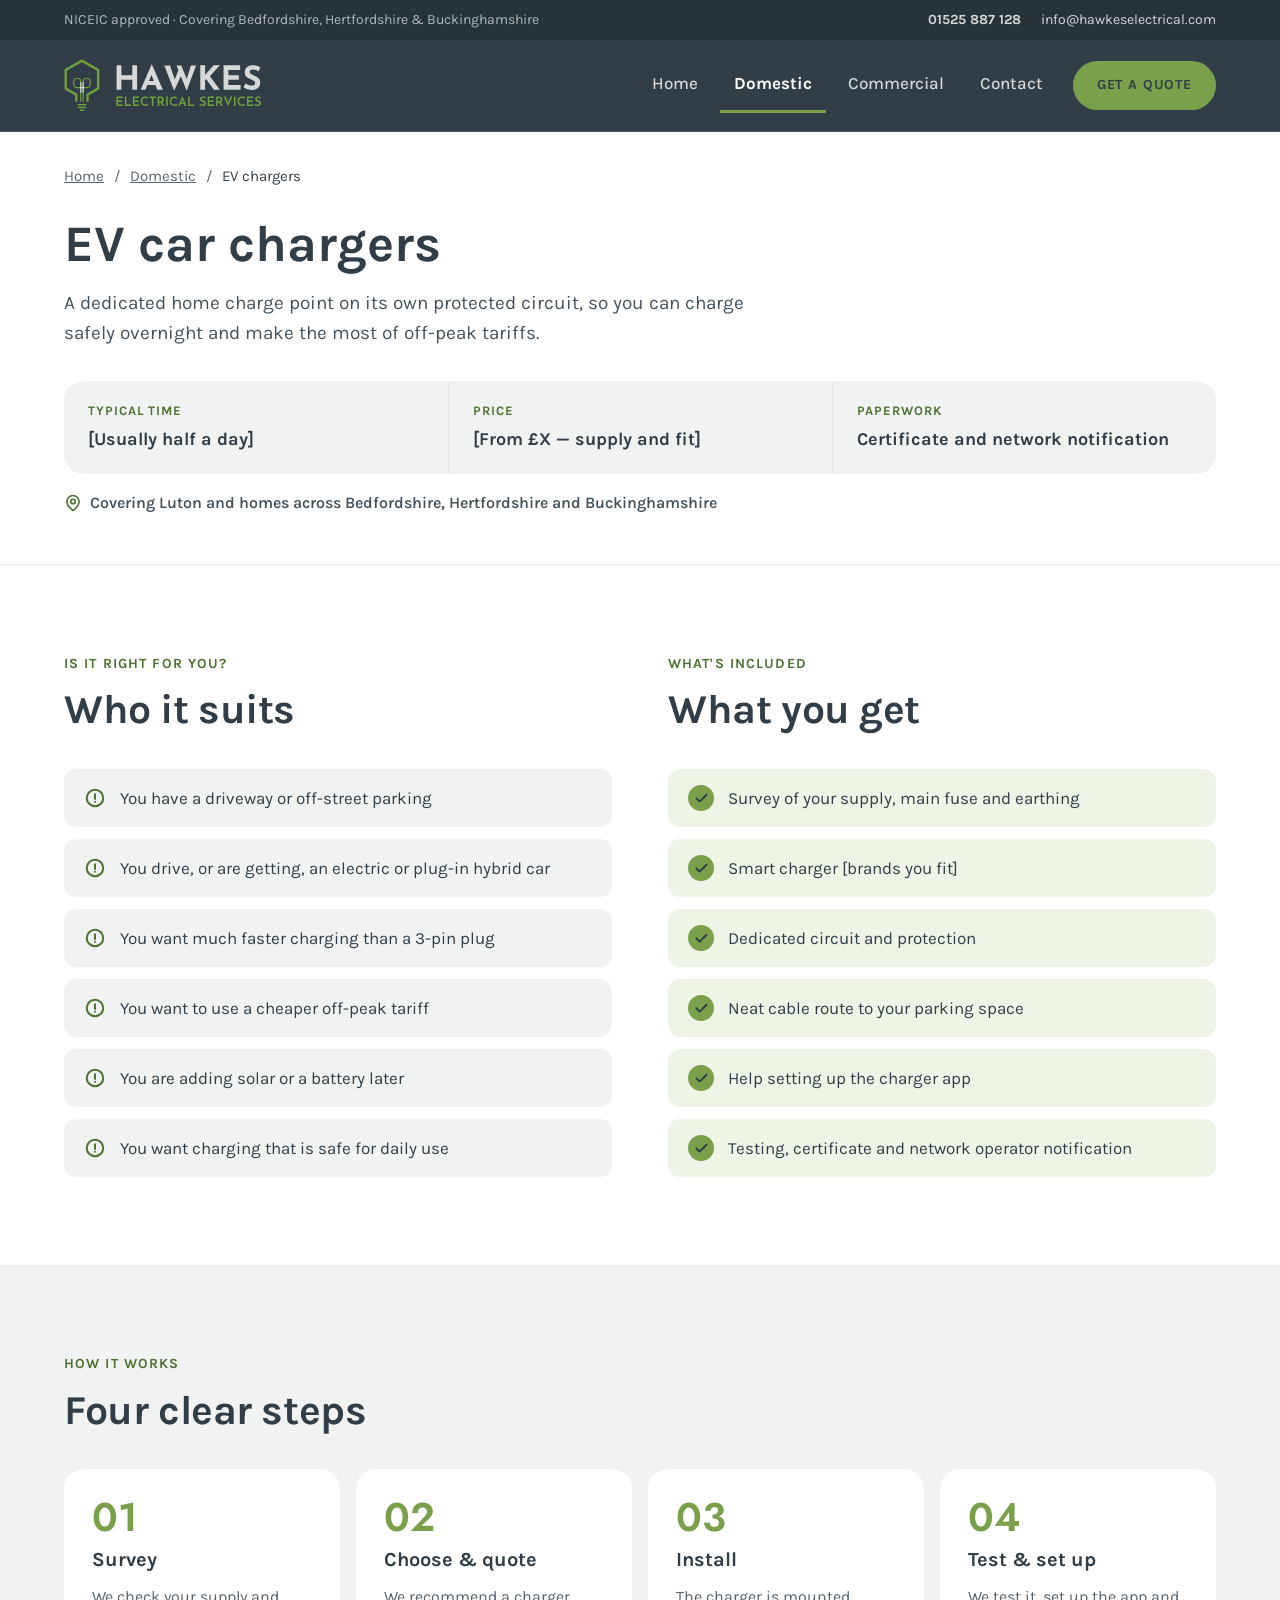
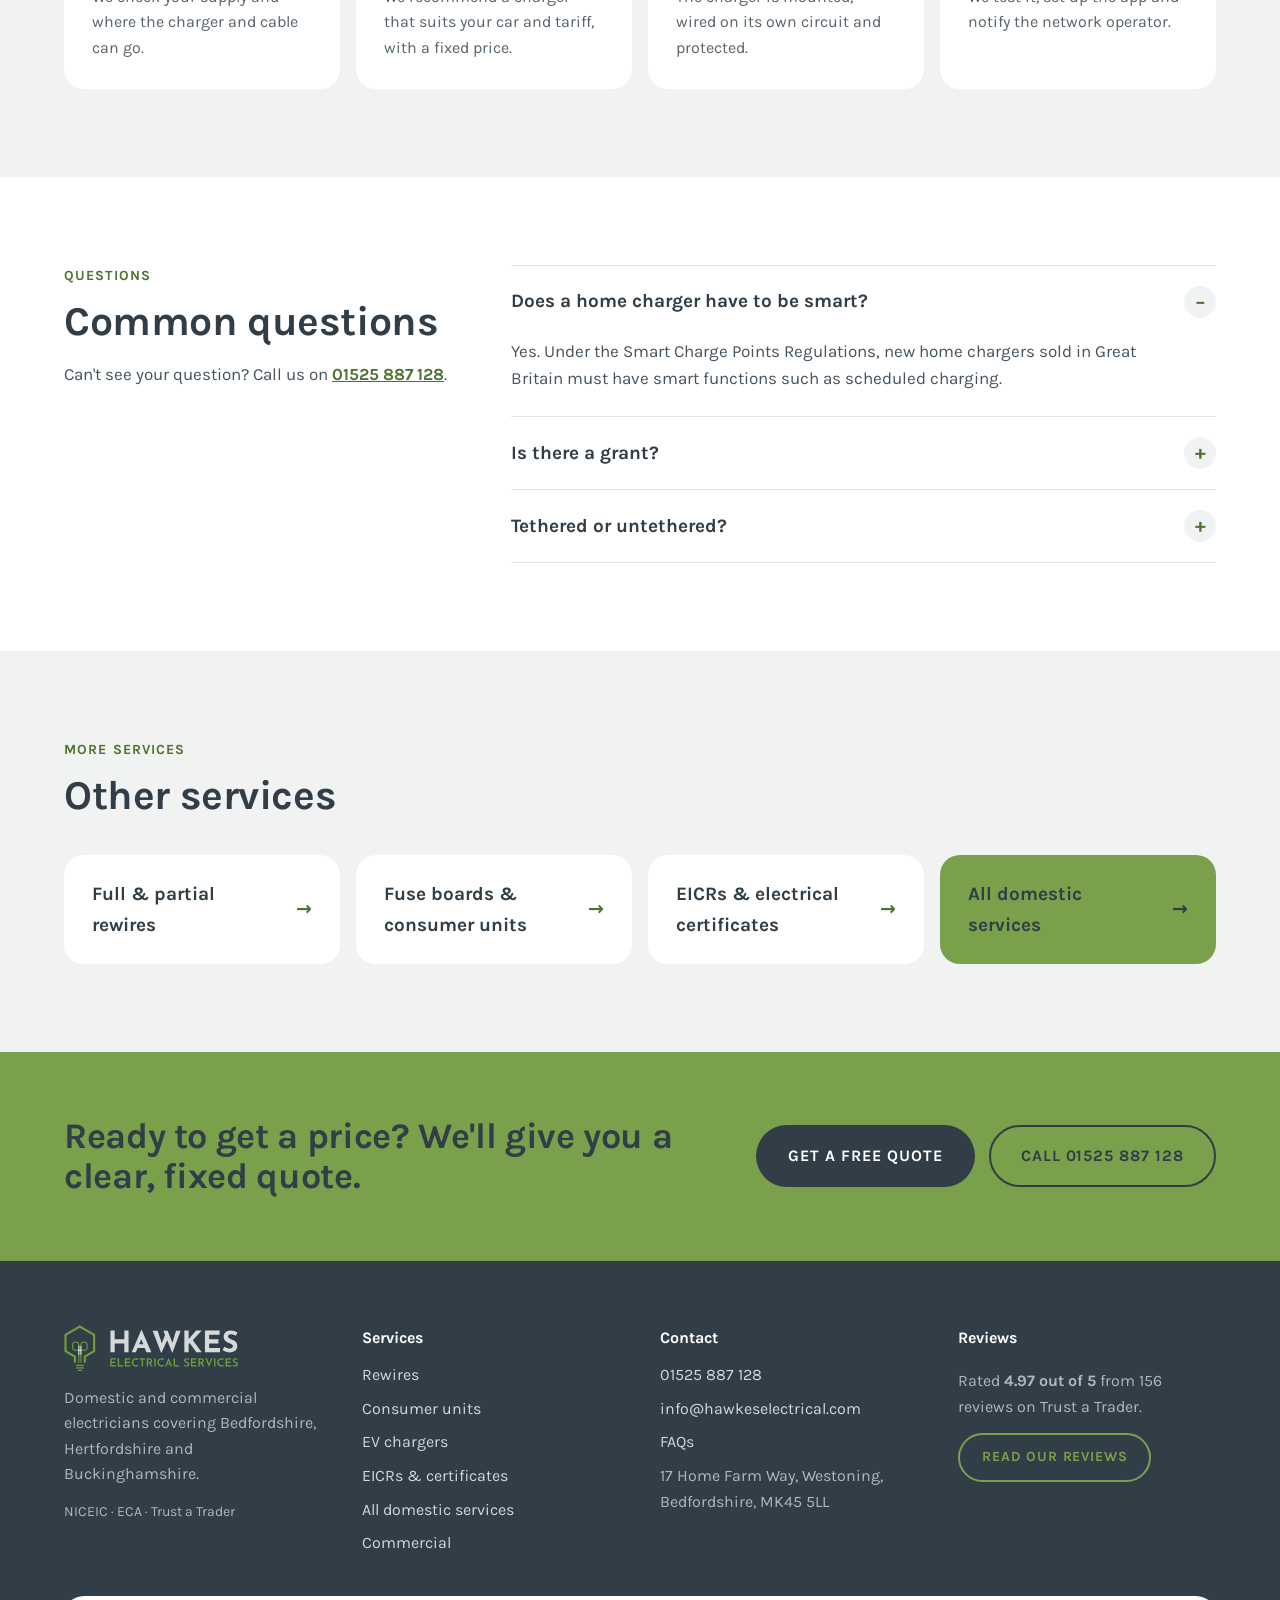
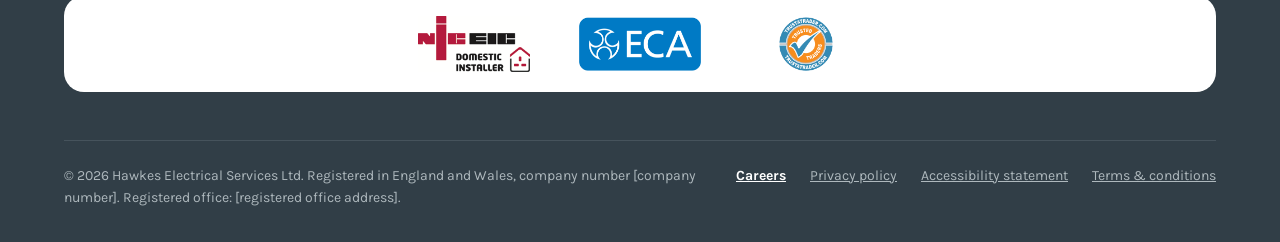
<file: ev-chargers.html>
<!doctype html>
<html lang="en-GB">
<head>
<meta charset="utf-8">
<meta name="viewport" content="width=device-width, initial-scale=1">
<title>EV Charger Installation in Luton & Bedfordshire | Hawkes Electrical</title>
<meta name="description" content="A dedicated home charge point on its own protected circuit, so you can charge safely overnight and make the most of off-peak tariffs.">
<meta name="theme-color" content="#313E47">
<link rel="canonical" href="https://liamhawkes.github.io/musical-octo-train/ev-chargers.html">
<link rel="icon" href="favicon-32.png" sizes="32x32" type="image/png">
<link rel="apple-touch-icon" href="apple-touch-icon.png">
<meta property="og:type" content="website">
<meta property="og:site_name" content="Hawkes Electrical Services">
<meta property="og:title" content="EV Charger Installation in Luton & Bedfordshire | Hawkes Electrical">
<meta property="og:description" content="A dedicated home charge point on its own protected circuit, so you can charge safely overnight and make the most of off-peak tariffs.">
<meta property="og:url" content="https://liamhawkes.github.io/musical-octo-train/ev-chargers.html">
<meta property="og:image" content="https://liamhawkes.github.io/musical-octo-train/og-image.png">
<meta property="og:image:width" content="1200">
<meta property="og:image:height" content="630">
<meta name="twitter:card" content="summary_large_image">
<link rel="preload" href="fonts/karla-latin-400-normal.woff2" as="font" type="font/woff2" crossorigin>
<script type="application/ld+json">{"@context": "https://schema.org", "@type": "Electrician", "name": "Hawkes Electrical Services Ltd", "url": "https://liamhawkes.github.io/musical-octo-train/", "image": "https://liamhawkes.github.io/musical-octo-train/og-image.png", "logo": "https://liamhawkes.github.io/musical-octo-train/img/logo.svg", "telephone": "+441525887128", "email": "info@hawkeselectrical.com", "address": {"@type": "PostalAddress", "streetAddress": "17 Home Farm Way", "addressLocality": "Westoning", "addressRegion": "Bedfordshire", "postalCode": "MK45 5LL", "addressCountry": "GB"}, "areaServed": [{"@type": "AdministrativeArea", "name": "Bedfordshire"}, {"@type": "AdministrativeArea", "name": "Hertfordshire"}, {"@type": "AdministrativeArea", "name": "Buckinghamshire"}, {"@type": "City", "name": "Luton"}]}</script>
<link rel="stylesheet" href="styles.css?v=17">

</head>
<body>
<a class="skip" href="#main">Skip to content</a>
<div class="topbar"><div class="wrap topbar-in"><span class="muted">NICEIC approved · Covering Bedfordshire, Hertfordshire &amp; Buckinghamshire</span><span class="topbar-links"><a href="tel:01525887128"><strong>01525 887 128</strong></a><a href="mailto:info@hawkeselectrical.com">info@hawkeselectrical.com</a></span></div></div>
<header class="site-header"><div class="wrap header-in">
<a class="brand" href="index.html"><img class="logo" src="img/logo.svg" alt="Hawkes Electrical Services – home" width="231" height="61"></a>
<a class="btn btn-green btn-sm header-call" href="tel:01525887128">Call us</a>
<nav class="nav" aria-label="Main"><a href="index.html">Home</a><a href="domestic.html" aria-current="page">Domestic</a><a href="commercial.html">Commercial</a><a href="contact.html">Contact</a><a class="btn btn-green btn-sm nav-cta" href="contact.html">Get a quote</a></nav>
</div></header>
<main id="main">
<section class="page-head"><div class="wrap"><nav class="crumbs" aria-label="Breadcrumb"><a href="index.html">Home</a><span aria-hidden="true">/</span><a href="domestic.html">Domestic</a><span aria-hidden="true">/</span><span aria-current="page">EV chargers</span></nav>
<h1>EV car chargers</h1><p class="lead">A dedicated home charge point on its own protected circuit, so you can charge safely overnight and make the most of off-peak tariffs.</p>
<dl class="facts-row"><div><dt>Typical time</dt><dd>[Usually half a day]</dd></div><div><dt>Price</dt><dd>[From £X — supply and fit]</dd></div><div><dt>Paperwork</dt><dd>Certificate and network notification</dd></div></dl>
<p class="coverage"><svg width="18" height="18" viewBox="0 0 24 24" fill="none" stroke="#4E7230" stroke-width="2.2" stroke-linecap="round" stroke-linejoin="round" aria-hidden="true"><path d="M20 10c0 6-8 12-8 12s-8-6-8-12a8 8 0 0 1 16 0z"/><circle cx="12" cy="10" r="3"/></svg>Covering Luton and homes across Bedfordshire, Hertfordshire and Buckinghamshire</p>
</div></section>
<section class="section"><div class="wrap split top equal">
<div class="col"><p class="eyebrow">Is it right for you?</p><h2 class="mb">Who it suits</h2><ul class="signs"><li><svg width="22" height="22" viewBox="0 0 24 24" fill="none" stroke="#4E7230" stroke-width="2.2" stroke-linecap="round" stroke-linejoin="round" aria-hidden="true"><path d="M12 3a9 9 0 1 0 0 18 9 9 0 0 0 0-18zM12 8v5M12 16h.01"/></svg><span>You have a driveway or off-street parking</span></li><li><svg width="22" height="22" viewBox="0 0 24 24" fill="none" stroke="#4E7230" stroke-width="2.2" stroke-linecap="round" stroke-linejoin="round" aria-hidden="true"><path d="M12 3a9 9 0 1 0 0 18 9 9 0 0 0 0-18zM12 8v5M12 16h.01"/></svg><span>You drive, or are getting, an electric or plug-in hybrid car</span></li><li><svg width="22" height="22" viewBox="0 0 24 24" fill="none" stroke="#4E7230" stroke-width="2.2" stroke-linecap="round" stroke-linejoin="round" aria-hidden="true"><path d="M12 3a9 9 0 1 0 0 18 9 9 0 0 0 0-18zM12 8v5M12 16h.01"/></svg><span>You want much faster charging than a 3-pin plug</span></li><li><svg width="22" height="22" viewBox="0 0 24 24" fill="none" stroke="#4E7230" stroke-width="2.2" stroke-linecap="round" stroke-linejoin="round" aria-hidden="true"><path d="M12 3a9 9 0 1 0 0 18 9 9 0 0 0 0-18zM12 8v5M12 16h.01"/></svg><span>You want to use a cheaper off-peak tariff</span></li><li><svg width="22" height="22" viewBox="0 0 24 24" fill="none" stroke="#4E7230" stroke-width="2.2" stroke-linecap="round" stroke-linejoin="round" aria-hidden="true"><path d="M12 3a9 9 0 1 0 0 18 9 9 0 0 0 0-18zM12 8v5M12 16h.01"/></svg><span>You are adding solar or a battery later</span></li><li><svg width="22" height="22" viewBox="0 0 24 24" fill="none" stroke="#4E7230" stroke-width="2.2" stroke-linecap="round" stroke-linejoin="round" aria-hidden="true"><path d="M12 3a9 9 0 1 0 0 18 9 9 0 0 0 0-18zM12 8v5M12 16h.01"/></svg><span>You want charging that is safe for daily use</span></li></ul></div>
<div class="col"><p class="eyebrow">What's included</p><h2 class="mb">What you get</h2><ul class="included"><li><span class="tick"><svg width="15" height="15" viewBox="0 0 24 24" fill="none" stroke="#313E47" stroke-width="3" stroke-linecap="round" stroke-linejoin="round" aria-hidden="true"><path d="M20 6 9 17l-5-5"/></svg></span><span>Survey of your supply, main fuse and earthing</span></li><li><span class="tick"><svg width="15" height="15" viewBox="0 0 24 24" fill="none" stroke="#313E47" stroke-width="3" stroke-linecap="round" stroke-linejoin="round" aria-hidden="true"><path d="M20 6 9 17l-5-5"/></svg></span><span>Smart charger [brands you fit]</span></li><li><span class="tick"><svg width="15" height="15" viewBox="0 0 24 24" fill="none" stroke="#313E47" stroke-width="3" stroke-linecap="round" stroke-linejoin="round" aria-hidden="true"><path d="M20 6 9 17l-5-5"/></svg></span><span>Dedicated circuit and protection</span></li><li><span class="tick"><svg width="15" height="15" viewBox="0 0 24 24" fill="none" stroke="#313E47" stroke-width="3" stroke-linecap="round" stroke-linejoin="round" aria-hidden="true"><path d="M20 6 9 17l-5-5"/></svg></span><span>Neat cable route to your parking space</span></li><li><span class="tick"><svg width="15" height="15" viewBox="0 0 24 24" fill="none" stroke="#313E47" stroke-width="3" stroke-linecap="round" stroke-linejoin="round" aria-hidden="true"><path d="M20 6 9 17l-5-5"/></svg></span><span>Help setting up the charger app</span></li><li><span class="tick"><svg width="15" height="15" viewBox="0 0 24 24" fill="none" stroke="#313E47" stroke-width="3" stroke-linecap="round" stroke-linejoin="round" aria-hidden="true"><path d="M20 6 9 17l-5-5"/></svg></span><span>Testing, certificate and network operator notification</span></li></ul></div>
</div></section>
<section class="section alt"><div class="wrap"><p class="eyebrow">How it works</p><h2 class="mb">Four clear steps</h2><ol class="steps"><li><span class="step-n">01</span><h3>Survey</h3><p>We check your supply and where the charger and cable can go.</p></li><li><span class="step-n">02</span><h3>Choose &amp; quote</h3><p>We recommend a charger that suits your car and tariff, with a fixed price.</p></li><li><span class="step-n">03</span><h3>Install</h3><p>The charger is mounted, wired on its own circuit and protected.</p></li><li><span class="step-n">04</span><h3>Test &amp; set up</h3><p>We test it, set up the app and notify the network operator.</p></li></ol></div></section>
<section class="section"><div class="wrap faq-layout"><div><p class="eyebrow">Questions</p><h2>Common questions</h2><p class="body-muted faq-help">Can't see your question? Call us on <a href="tel:01525887128">01525 887 128</a>.</p></div><div class="faqs"><details open><summary>Does a home charger have to be smart?</summary><p>Yes. Under the Smart Charge Points Regulations, new home chargers sold in Great Britain must have smart functions such as scheduled charging.</p></details><details><summary>Is there a grant?</summary><p>Government grant schemes change regularly — ask us and we will tell you what is currently available. [Confirm whether you are an OZEV-approved installer]</p></details><details><summary>Tethered or untethered?</summary><p>A tethered charger has its cable permanently attached; an untethered one has a socket and you use your own cable. We will help you choose.</p></details></div></div></section>
<section class="section alt"><div class="wrap"><p class="eyebrow">More services</p><h2 class="mb">Other services</h2><div class="grid-4"><a class="rel" href="rewires.html"><span>Full &amp; partial rewires</span><span aria-hidden="true">→</span></a><a class="rel" href="consumer-units.html"><span>Fuse boards &amp; consumer units</span><span aria-hidden="true">→</span></a><a class="rel" href="eicr.html"><span>EICRs &amp; electrical certificates</span><span aria-hidden="true">→</span></a><a class="rel dark" href="domestic.html"><span>All domestic services</span><span aria-hidden="true">→</span></a></div></div></section>
<section class="band-green"><div class="wrap band-in"><h2>Ready to get a price? We'll give you a clear, fixed quote.</h2><div class="btn-row"><a class="btn btn-dark" href="contact.html">Get a free quote</a><a class="btn btn-outline-dark" href="tel:01525887128">Call 01525 887 128</a></div></div></section>
</main>
<footer class="site-footer"><div class="wrap">
<div class="footer-grid">
<div class="stack"><img class="logo logo-footer" src="img/logo.svg" alt="Hawkes Electrical Services" width="231" height="61" loading="lazy"><p class="muted">Domestic and commercial electricians covering Bedfordshire, Hertfordshire and Buckinghamshire.</p><p class="muted small">NICEIC · ECA · Trust a Trader</p></div>
<nav class="stack-tight" aria-label="Services"><span class="footer-h">Services</span><a href="rewires.html">Rewires</a><a href="consumer-units.html">Consumer units</a><a href="ev-chargers.html">EV chargers</a><a href="eicr.html">EICRs &amp; certificates</a><a href="domestic.html">All domestic services</a><a href="commercial.html">Commercial</a></nav>
<div class="stack-tight"><span class="footer-h">Contact</span><a href="tel:01525887128">01525 887 128</a><a href="mailto:info@hawkeselectrical.com">info@hawkeselectrical.com</a><a href="faq.html">FAQs</a><span class="muted">17 Home Farm Way, Westoning,<br>Bedfordshire, MK45 5LL</span></div>
<div class="stack"><span class="footer-h">Reviews</span><p class="muted">Rated <strong>4.97 out of 5</strong> from 156 reviews on Trust a Trader.</p><a class="btn btn-outline btn-sm" href="https://www.trustatrader.com/traders/hawkes-electrical-services-ltd-electricians-bedford-south">Read our reviews</a></div>
</div>
<div class="footer-badges" aria-label="Accreditations">
<img src="img/niceic_logo.png" alt="NICEIC Domestic Installer" height="56" loading="lazy">
<img src="img/elecsa_logo.png" alt="ECA member" height="56" loading="lazy">
<a href="https://www.trustatrader.com/traders/hawkes-electrical-services-ltd-electricians-bedford-south"><img src="img/tt_logo.png" alt="Trust a Trader – read our reviews" height="56" loading="lazy"></a>
</div>
<div class="footer-bottom"><span class="legal-id">© 2026 Hawkes Electrical Services Ltd. Registered in England and Wales, company number [company number]. Registered office: [registered office address].</span><span class="footer-legal"><a class="footer-careers" href="careers.html">Careers</a><a href="privacy.html">Privacy policy</a><a href="accessibility.html">Accessibility statement</a><a href="terms.html">Terms &amp; conditions</a></span></div>
</div></footer>
<nav class="mobile-bar" aria-label="Quick contact"><a class="mb-call" href="tel:01525887128"><svg width="20" height="20" viewBox="0 0 24 24" fill="none" stroke="currentColor" stroke-width="2" stroke-linecap="round" stroke-linejoin="round" aria-hidden="true"><path d="M22 16.9v3a2 2 0 0 1-2.2 2 19.8 19.8 0 0 1-8.6-3.1 19.5 19.5 0 0 1-6-6A19.8 19.8 0 0 1 2.1 4.2 2 2 0 0 1 4.1 2h3a2 2 0 0 1 2 1.7c.1 1 .4 1.9.7 2.8a2 2 0 0 1-.5 2.1L8 9.9a16 16 0 0 0 6 6l1.3-1.3a2 2 0 0 1 2.1-.4c.9.3 1.8.6 2.8.7a2 2 0 0 1 1.7 2z"/></svg><span>Call</span></a><a class="mb-wa" href="https://wa.me/447519644255?text=Hi%20Hawkes%20Electrical%2C%20I%20have%20a%20question%20about%20some%20electrical%20work." aria-label="Message us on WhatsApp"><svg width="20" height="20" viewBox="0 0 24 24" fill="none" stroke="currentColor" stroke-width="2" stroke-linecap="round" stroke-linejoin="round" aria-hidden="true"><path d="M3 21l1.7-5A8.5 8.5 0 1 1 8 19.3z"/><path d="M9 9.5c0 3 2.5 5.5 5.5 5.5l1.2-1.4-2-1-1 .8a4 4 0 0 1-2.1-2.1l.8-1-1-2z"/></svg><span>WhatsApp</span></a></nav>
</body>
</html>
</file>
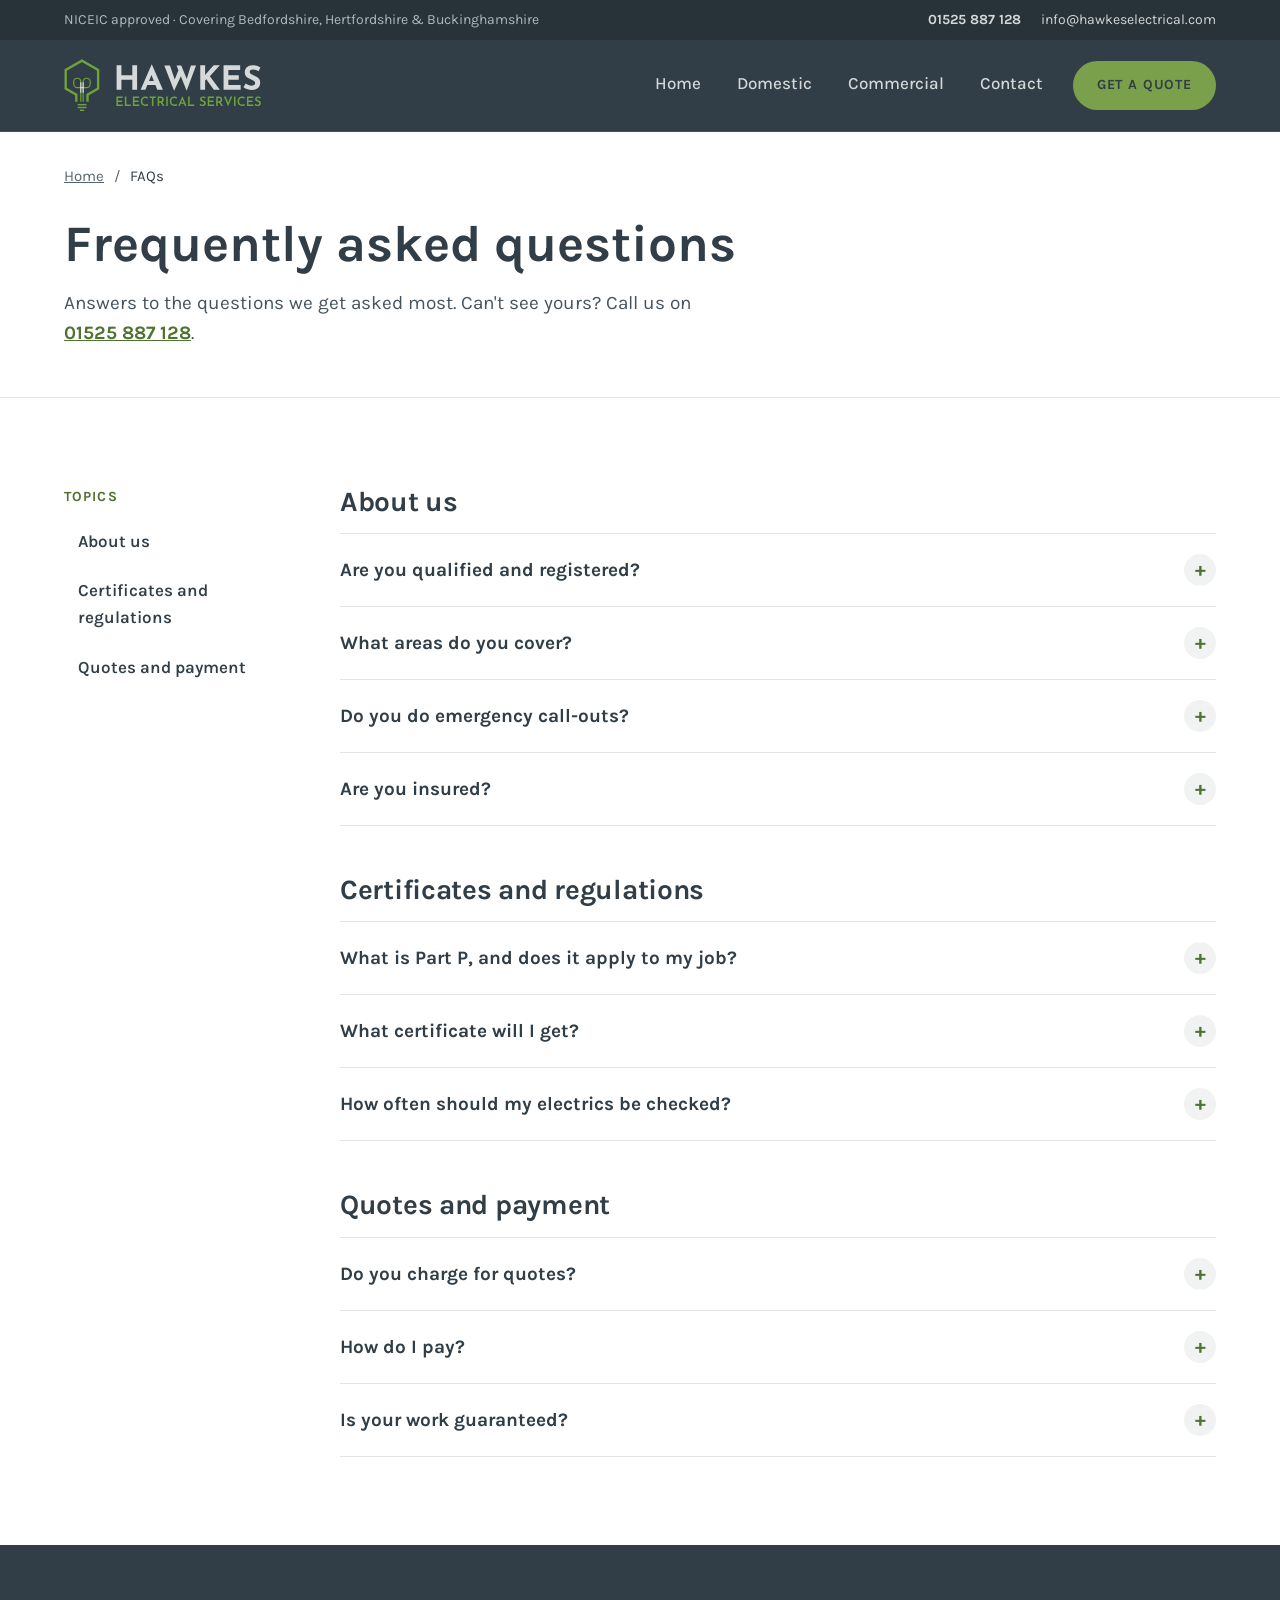
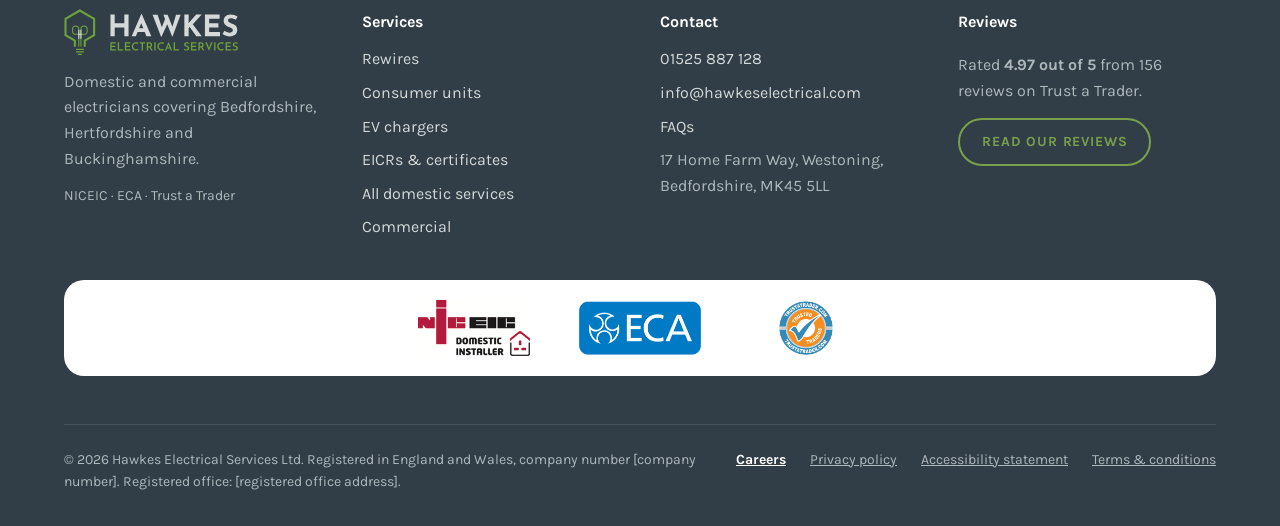
<file: faq.html>
<!doctype html>
<html lang="en-GB">
<head>
<meta charset="utf-8">
<meta name="viewport" content="width=device-width, initial-scale=1">
<title>FAQs – Hawkes Electrical</title>
<meta name="description" content="Answers to common questions about our electrical work, certificates, Part P, quotes and payment.">
<meta name="theme-color" content="#313E47">
<link rel="canonical" href="https://liamhawkes.github.io/musical-octo-train/faq.html">
<link rel="icon" href="favicon-32.png" sizes="32x32" type="image/png">
<link rel="apple-touch-icon" href="apple-touch-icon.png">
<meta property="og:type" content="website">
<meta property="og:site_name" content="Hawkes Electrical Services">
<meta property="og:title" content="FAQs – Hawkes Electrical">
<meta property="og:description" content="Answers to common questions about our electrical work, certificates, Part P, quotes and payment.">
<meta property="og:url" content="https://liamhawkes.github.io/musical-octo-train/faq.html">
<meta property="og:image" content="https://liamhawkes.github.io/musical-octo-train/og-image.png">
<meta property="og:image:width" content="1200">
<meta property="og:image:height" content="630">
<meta name="twitter:card" content="summary_large_image">
<link rel="preload" href="fonts/karla-latin-400-normal.woff2" as="font" type="font/woff2" crossorigin>
<script type="application/ld+json">{"@context": "https://schema.org", "@type": "Electrician", "name": "Hawkes Electrical Services Ltd", "url": "https://liamhawkes.github.io/musical-octo-train/", "image": "https://liamhawkes.github.io/musical-octo-train/og-image.png", "logo": "https://liamhawkes.github.io/musical-octo-train/img/logo.svg", "telephone": "+441525887128", "email": "info@hawkeselectrical.com", "address": {"@type": "PostalAddress", "streetAddress": "17 Home Farm Way", "addressLocality": "Westoning", "addressRegion": "Bedfordshire", "postalCode": "MK45 5LL", "addressCountry": "GB"}, "areaServed": [{"@type": "AdministrativeArea", "name": "Bedfordshire"}, {"@type": "AdministrativeArea", "name": "Hertfordshire"}, {"@type": "AdministrativeArea", "name": "Buckinghamshire"}, {"@type": "City", "name": "Luton"}]}</script>
<link rel="stylesheet" href="styles.css?v=17">

</head>
<body>
<a class="skip" href="#main">Skip to content</a>
<div class="topbar"><div class="wrap topbar-in"><span class="muted">NICEIC approved · Covering Bedfordshire, Hertfordshire &amp; Buckinghamshire</span><span class="topbar-links"><a href="tel:01525887128"><strong>01525 887 128</strong></a><a href="mailto:info@hawkeselectrical.com">info@hawkeselectrical.com</a></span></div></div>
<header class="site-header"><div class="wrap header-in">
<a class="brand" href="index.html"><img class="logo" src="img/logo.svg" alt="Hawkes Electrical Services – home" width="231" height="61"></a>
<a class="btn btn-green btn-sm header-call" href="tel:01525887128">Call us</a>
<nav class="nav" aria-label="Main"><a href="index.html">Home</a><a href="domestic.html">Domestic</a><a href="commercial.html">Commercial</a><a href="contact.html">Contact</a><a class="btn btn-green btn-sm nav-cta" href="contact.html">Get a quote</a></nav>
</div></header>
<main id="main">
<section class="page-head"><div class="wrap"><nav class="crumbs" aria-label="Breadcrumb"><a href="index.html">Home</a><span aria-hidden="true">/</span><span aria-current="page">FAQs</span></nav>
<h1>Frequently asked questions</h1><p class="lead">Answers to the questions we get asked most. Can't see yours? Call us on <a href="tel:01525887128">01525 887 128</a>.</p></div></section>
<section class="section"><div class="wrap faq-page">
<nav class="faq-toc" aria-label="FAQ topics"><span>Topics</span><a href="#about-us">About us</a><a href="#certificates-and-regulations">Certificates and regulations</a><a href="#quotes-and-payment">Quotes and payment</a></nav>
<div><div class="faq-group"><h2 id="about-us">About us</h2><div class="faqs"><details><summary>Are you qualified and registered?</summary><p>Yes. We are NICEIC-registered electricians, which means our work is regularly assessed against the UK wiring regulations (BS 7671).</p></details><details><summary>What areas do you cover?</summary><p>We cover Bedfordshire, Hertfordshire and Buckinghamshire, including Luton and the surrounding towns and villages. We are based in Westoning.</p></details><details><summary>Do you do emergency call-outs?</summary><p>[Say whether you offer emergency or same-day call-outs, and when.]</p></details><details><summary>Are you insured?</summary><p>[Your public liability insurance cover, e.g. £X million.]</p></details></div></div><div class="faq-group"><h2 id="certificates-and-regulations">Certificates and regulations</h2><div class="faqs"><details><summary>What is Part P, and does it apply to my job?</summary><p>Part P of the Building Regulations covers electrical safety in homes in England. Some work, such as adding a new circuit or replacing a consumer unit, must be notified to Building Control. As registered electricians we notify it for you, and you receive a Building Regulations compliance certificate.</p></details><details><summary>What certificate will I get?</summary><p>It depends on the job. New circuits and larger work come with an Electrical Installation Certificate. Smaller additions, such as an extra socket on an existing circuit, come with a Minor Electrical Installation Works Certificate. Inspections come with an Electrical Installation Condition Report (EICR).</p></details><details><summary>How often should my electrics be checked?</summary><p>Private landlords in England must have an EICR at least every five years. For homeowners, a check every ten years is recommended, and when you buy a home.</p></details></div></div><div class="faq-group"><h2 id="quotes-and-payment">Quotes and payment</h2><div class="faqs"><details><summary>Do you charge for quotes?</summary><p>No. Tell us about the job and, if needed, we will visit to take a look. You get a clear, fixed written quote before any work starts.</p></details><details><summary>How do I pay?</summary><p>[Payment methods and when payment is due, e.g. bank transfer or card on completion.]</p></details><details><summary>Is your work guaranteed?</summary><p>[Your workmanship guarantee, e.g. X years on all installation work.]</p></details></div></div></div>
</div></section>
<script type="application/ld+json">{"@context": "https://schema.org", "@type": "FAQPage", "mainEntity": [{"@type": "Question", "name": "Are you qualified and registered?", "acceptedAnswer": {"@type": "Answer", "text": "Yes. We are NICEIC-registered electricians, which means our work is regularly assessed against the UK wiring regulations (BS 7671)."}}, {"@type": "Question", "name": "What areas do you cover?", "acceptedAnswer": {"@type": "Answer", "text": "We cover Bedfordshire, Hertfordshire and Buckinghamshire, including Luton and the surrounding towns and villages. We are based in Westoning."}}, {"@type": "Question", "name": "What is Part P, and does it apply to my job?", "acceptedAnswer": {"@type": "Answer", "text": "Part P of the Building Regulations covers electrical safety in homes in England. Some work, such as adding a new circuit or replacing a consumer unit, must be notified to Building Control. As registered electricians we notify it for you, and you receive a Building Regulations compliance certificate."}}, {"@type": "Question", "name": "What certificate will I get?", "acceptedAnswer": {"@type": "Answer", "text": "It depends on the job. New circuits and larger work come with an Electrical Installation Certificate. Smaller additions, such as an extra socket on an existing circuit, come with a Minor Electrical Installation Works Certificate. Inspections come with an Electrical Installation Condition Report (EICR)."}}, {"@type": "Question", "name": "How often should my electrics be checked?", "acceptedAnswer": {"@type": "Answer", "text": "Private landlords in England must have an EICR at least every five years. For homeowners, a check every ten years is recommended, and when you buy a home."}}, {"@type": "Question", "name": "Do you charge for quotes?", "acceptedAnswer": {"@type": "Answer", "text": "No. Tell us about the job and, if needed, we will visit to take a look. You get a clear, fixed written quote before any work starts."}}]}</script>
</main>
<footer class="site-footer"><div class="wrap">
<div class="footer-grid">
<div class="stack"><img class="logo logo-footer" src="img/logo.svg" alt="Hawkes Electrical Services" width="231" height="61" loading="lazy"><p class="muted">Domestic and commercial electricians covering Bedfordshire, Hertfordshire and Buckinghamshire.</p><p class="muted small">NICEIC · ECA · Trust a Trader</p></div>
<nav class="stack-tight" aria-label="Services"><span class="footer-h">Services</span><a href="rewires.html">Rewires</a><a href="consumer-units.html">Consumer units</a><a href="ev-chargers.html">EV chargers</a><a href="eicr.html">EICRs &amp; certificates</a><a href="domestic.html">All domestic services</a><a href="commercial.html">Commercial</a></nav>
<div class="stack-tight"><span class="footer-h">Contact</span><a href="tel:01525887128">01525 887 128</a><a href="mailto:info@hawkeselectrical.com">info@hawkeselectrical.com</a><a href="faq.html">FAQs</a><span class="muted">17 Home Farm Way, Westoning,<br>Bedfordshire, MK45 5LL</span></div>
<div class="stack"><span class="footer-h">Reviews</span><p class="muted">Rated <strong>4.97 out of 5</strong> from 156 reviews on Trust a Trader.</p><a class="btn btn-outline btn-sm" href="https://www.trustatrader.com/traders/hawkes-electrical-services-ltd-electricians-bedford-south">Read our reviews</a></div>
</div>
<div class="footer-badges" aria-label="Accreditations">
<img src="img/niceic_logo.png" alt="NICEIC Domestic Installer" height="56" loading="lazy">
<img src="img/elecsa_logo.png" alt="ECA member" height="56" loading="lazy">
<a href="https://www.trustatrader.com/traders/hawkes-electrical-services-ltd-electricians-bedford-south"><img src="img/tt_logo.png" alt="Trust a Trader – read our reviews" height="56" loading="lazy"></a>
</div>
<div class="footer-bottom"><span class="legal-id">© 2026 Hawkes Electrical Services Ltd. Registered in England and Wales, company number [company number]. Registered office: [registered office address].</span><span class="footer-legal"><a class="footer-careers" href="careers.html">Careers</a><a href="privacy.html">Privacy policy</a><a href="accessibility.html">Accessibility statement</a><a href="terms.html">Terms &amp; conditions</a></span></div>
</div></footer>
<nav class="mobile-bar" aria-label="Quick contact"><a class="mb-call" href="tel:01525887128"><svg width="20" height="20" viewBox="0 0 24 24" fill="none" stroke="currentColor" stroke-width="2" stroke-linecap="round" stroke-linejoin="round" aria-hidden="true"><path d="M22 16.9v3a2 2 0 0 1-2.2 2 19.8 19.8 0 0 1-8.6-3.1 19.5 19.5 0 0 1-6-6A19.8 19.8 0 0 1 2.1 4.2 2 2 0 0 1 4.1 2h3a2 2 0 0 1 2 1.7c.1 1 .4 1.9.7 2.8a2 2 0 0 1-.5 2.1L8 9.9a16 16 0 0 0 6 6l1.3-1.3a2 2 0 0 1 2.1-.4c.9.3 1.8.6 2.8.7a2 2 0 0 1 1.7 2z"/></svg><span>Call</span></a><a class="mb-wa" href="https://wa.me/447519644255?text=Hi%20Hawkes%20Electrical%2C%20I%20have%20a%20question%20about%20some%20electrical%20work." aria-label="Message us on WhatsApp"><svg width="20" height="20" viewBox="0 0 24 24" fill="none" stroke="currentColor" stroke-width="2" stroke-linecap="round" stroke-linejoin="round" aria-hidden="true"><path d="M3 21l1.7-5A8.5 8.5 0 1 1 8 19.3z"/><path d="M9 9.5c0 3 2.5 5.5 5.5 5.5l1.2-1.4-2-1-1 .8a4 4 0 0 1-2.1-2.1l.8-1-1-2z"/></svg><span>WhatsApp</span></a></nav>
</body>
</html>
</file>
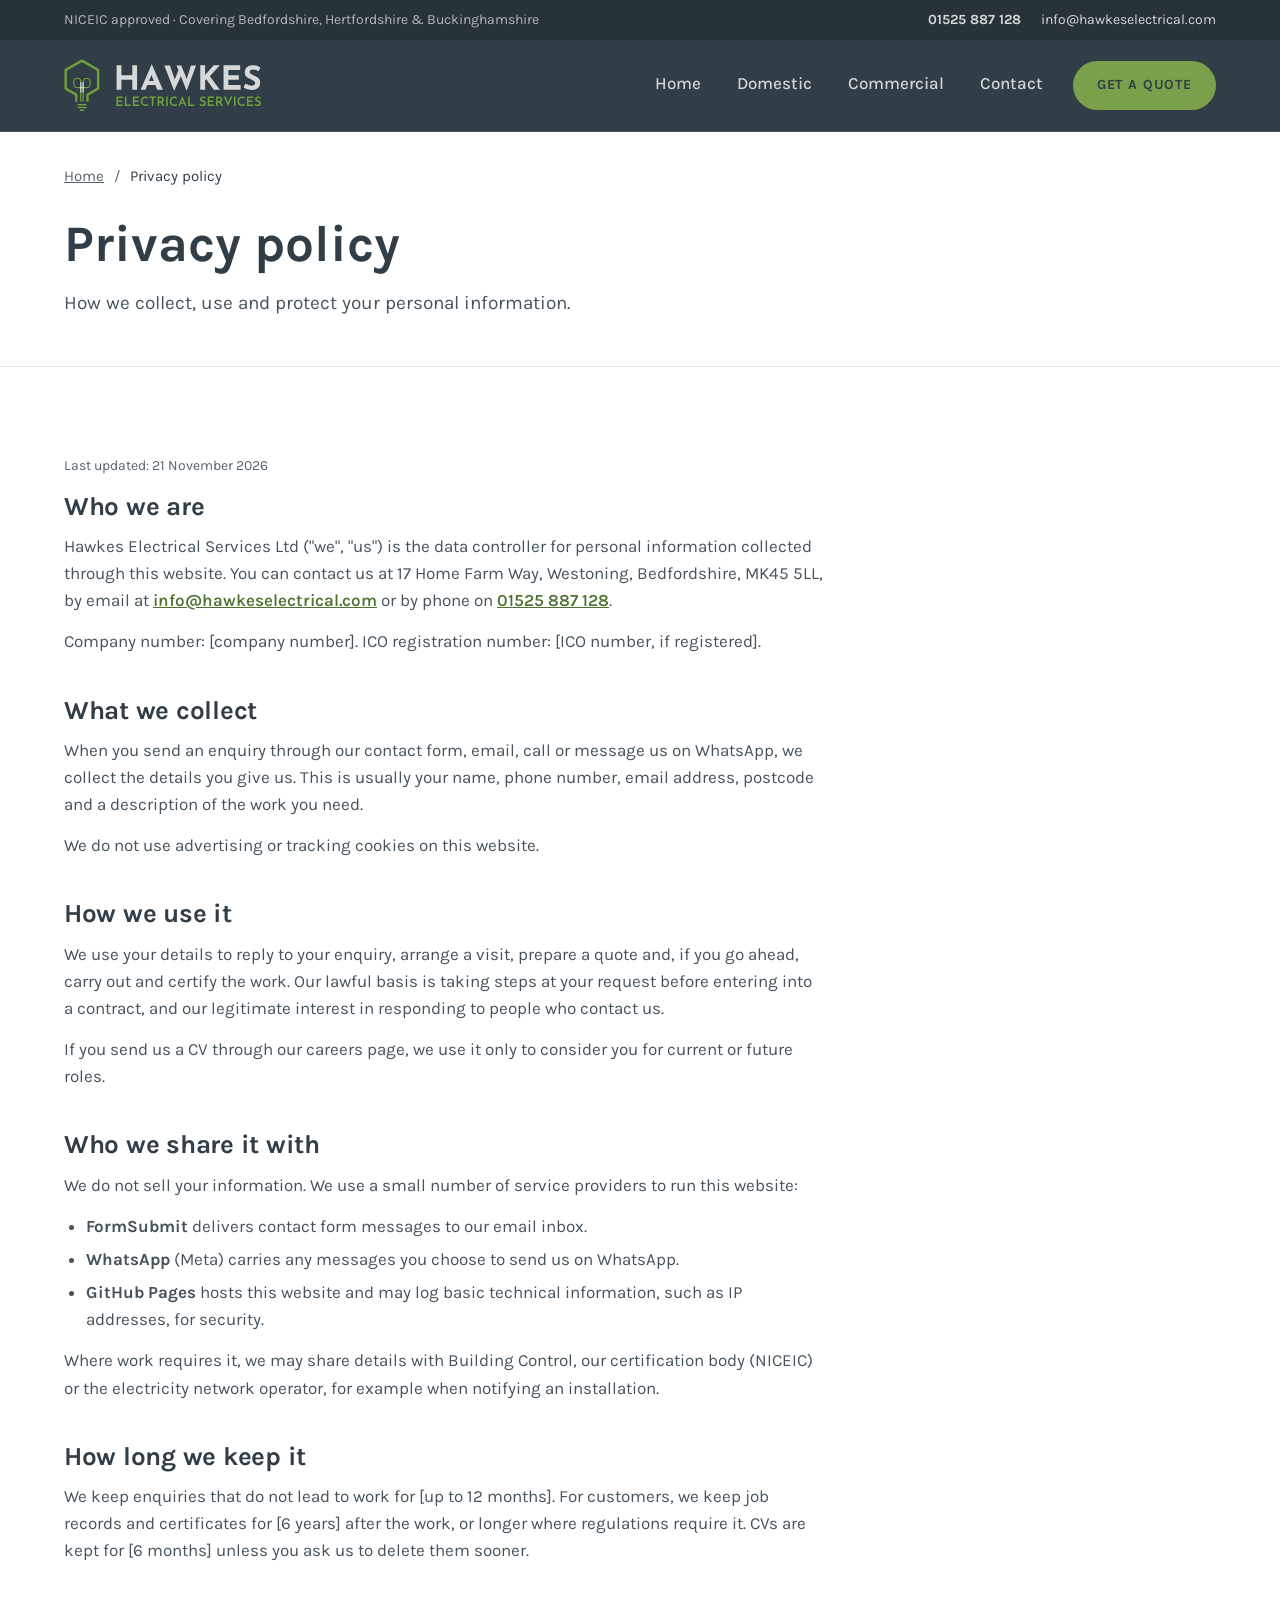
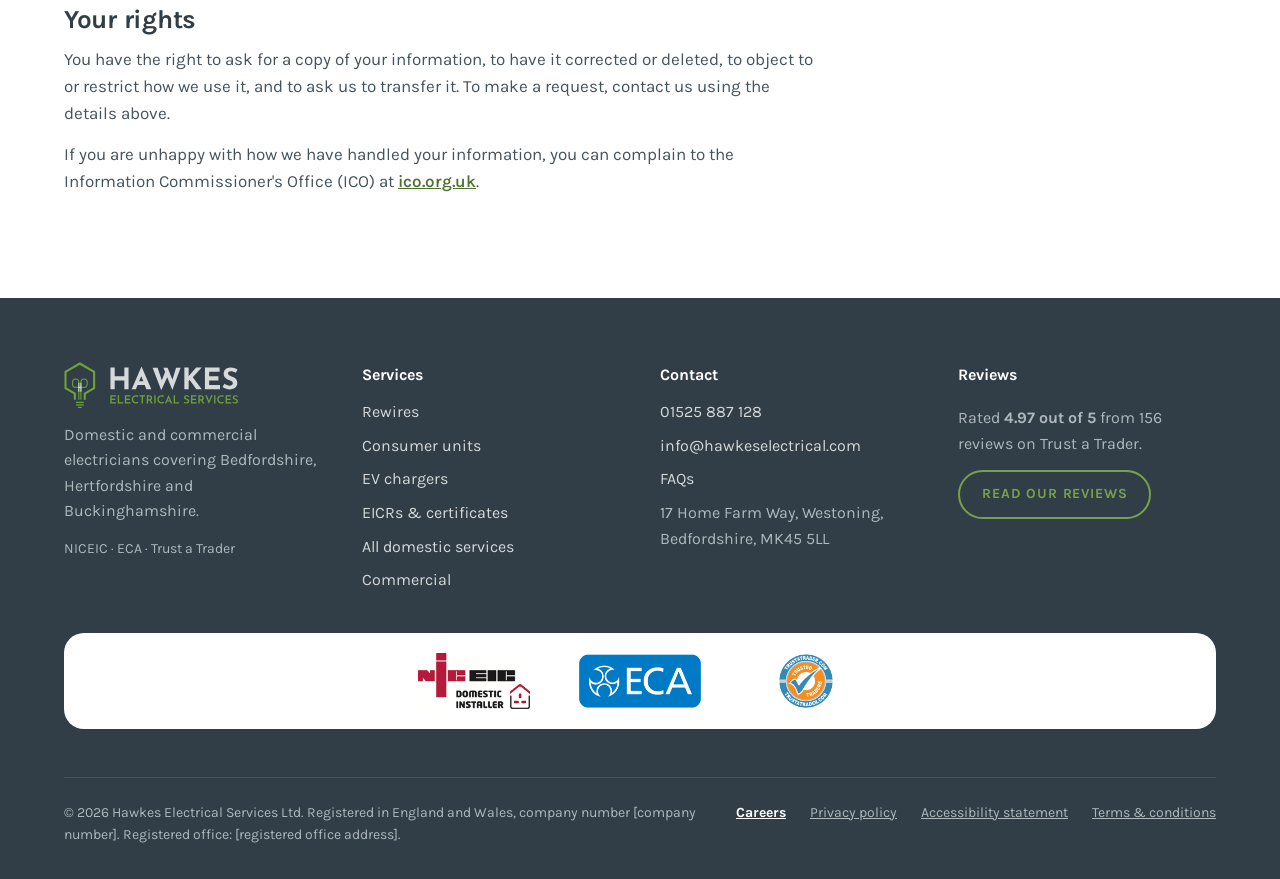
<file: privacy.html>
<!doctype html>
<html lang="en-GB">
<head>
<meta charset="utf-8">
<meta name="viewport" content="width=device-width, initial-scale=1">
<title>Privacy policy – Hawkes Electrical</title>
<meta name="description" content="How Hawkes Electrical Services Ltd collects and uses your personal information.">
<meta name="theme-color" content="#313E47">
<link rel="canonical" href="https://liamhawkes.github.io/musical-octo-train/privacy.html">
<link rel="icon" href="favicon-32.png" sizes="32x32" type="image/png">
<link rel="apple-touch-icon" href="apple-touch-icon.png">
<meta property="og:type" content="website">
<meta property="og:site_name" content="Hawkes Electrical Services">
<meta property="og:title" content="Privacy policy – Hawkes Electrical">
<meta property="og:description" content="How Hawkes Electrical Services Ltd collects and uses your personal information.">
<meta property="og:url" content="https://liamhawkes.github.io/musical-octo-train/privacy.html">
<meta property="og:image" content="https://liamhawkes.github.io/musical-octo-train/og-image.png">
<meta property="og:image:width" content="1200">
<meta property="og:image:height" content="630">
<meta name="twitter:card" content="summary_large_image">
<link rel="preload" href="fonts/karla-latin-400-normal.woff2" as="font" type="font/woff2" crossorigin>
<script type="application/ld+json">{"@context": "https://schema.org", "@type": "Electrician", "name": "Hawkes Electrical Services Ltd", "url": "https://liamhawkes.github.io/musical-octo-train/", "image": "https://liamhawkes.github.io/musical-octo-train/og-image.png", "logo": "https://liamhawkes.github.io/musical-octo-train/img/logo.svg", "telephone": "+441525887128", "email": "info@hawkeselectrical.com", "address": {"@type": "PostalAddress", "streetAddress": "17 Home Farm Way", "addressLocality": "Westoning", "addressRegion": "Bedfordshire", "postalCode": "MK45 5LL", "addressCountry": "GB"}, "areaServed": [{"@type": "AdministrativeArea", "name": "Bedfordshire"}, {"@type": "AdministrativeArea", "name": "Hertfordshire"}, {"@type": "AdministrativeArea", "name": "Buckinghamshire"}, {"@type": "City", "name": "Luton"}]}</script>
<link rel="stylesheet" href="styles.css?v=17">

</head>
<body>
<a class="skip" href="#main">Skip to content</a>
<div class="topbar"><div class="wrap topbar-in"><span class="muted">NICEIC approved · Covering Bedfordshire, Hertfordshire &amp; Buckinghamshire</span><span class="topbar-links"><a href="tel:01525887128"><strong>01525 887 128</strong></a><a href="mailto:info@hawkeselectrical.com">info@hawkeselectrical.com</a></span></div></div>
<header class="site-header"><div class="wrap header-in">
<a class="brand" href="index.html"><img class="logo" src="img/logo.svg" alt="Hawkes Electrical Services – home" width="231" height="61"></a>
<a class="btn btn-green btn-sm header-call" href="tel:01525887128">Call us</a>
<nav class="nav" aria-label="Main"><a href="index.html">Home</a><a href="domestic.html">Domestic</a><a href="commercial.html">Commercial</a><a href="contact.html">Contact</a><a class="btn btn-green btn-sm nav-cta" href="contact.html">Get a quote</a></nav>
</div></header>
<main id="main">
<section class="page-head"><div class="wrap"><nav class="crumbs" aria-label="Breadcrumb"><a href="index.html">Home</a><span aria-hidden="true">/</span><span aria-current="page">Privacy policy</span></nav>
<h1>Privacy policy</h1><p class="lead">How we collect, use and protect your personal information.</p></div></section>
<section class="section"><div class="wrap"><article class="prose">
<p class="updated">Last updated: 21 November 2026</p>
<h2>Who we are</h2><p>Hawkes Electrical Services Ltd ("we", "us") is the data controller for personal information collected through this website. You can contact us at 17 Home Farm Way, Westoning, Bedfordshire, MK45 5LL, by email at <a href="mailto:info@hawkeselectrical.com">info@hawkeselectrical.com</a> or by phone on <a href="tel:01525887128">01525 887 128</a>.</p><p>Company number: [company number]. ICO registration number: [ICO number, if registered].</p><h2>What we collect</h2><p>When you send an enquiry through our contact form, email, call or message us on WhatsApp, we collect the details you give us. This is usually your name, phone number, email address, postcode and a description of the work you need.</p><p>We do not use advertising or tracking cookies on this website.</p><h2>How we use it</h2><p>We use your details to reply to your enquiry, arrange a visit, prepare a quote and, if you go ahead, carry out and certify the work. Our lawful basis is taking steps at your request before entering into a contract, and our legitimate interest in responding to people who contact us.</p><p>If you send us a CV through our careers page, we use it only to consider you for current or future roles.</p><h2>Who we share it with</h2><p>We do not sell your information. We use a small number of service providers to run this website:</p><ul><li><strong>FormSubmit</strong> delivers contact form messages to our email inbox.</li><li><strong>WhatsApp</strong> (Meta) carries any messages you choose to send us on WhatsApp.</li><li><strong>GitHub Pages</strong> hosts this website and may log basic technical information, such as IP addresses, for security.</li></ul><p>Where work requires it, we may share details with Building Control, our certification body (NICEIC) or the electricity network operator, for example when notifying an installation.</p><h2>How long we keep it</h2><p>We keep enquiries that do not lead to work for [up to 12 months]. For customers, we keep job records and certificates for [6 years] after the work, or longer where regulations require it. CVs are kept for [6 months] unless you ask us to delete them sooner.</p><h2>Your rights</h2><p>You have the right to ask for a copy of your information, to have it corrected or deleted, to object to or restrict how we use it, and to ask us to transfer it. To make a request, contact us using the details above.</p><p>If you are unhappy with how we have handled your information, you can complain to the Information Commissioner's Office (ICO) at <a href="https://ico.org.uk/make-a-complaint/">ico.org.uk</a>.</p>
</article></div></section>
</main>
<footer class="site-footer"><div class="wrap">
<div class="footer-grid">
<div class="stack"><img class="logo logo-footer" src="img/logo.svg" alt="Hawkes Electrical Services" width="231" height="61" loading="lazy"><p class="muted">Domestic and commercial electricians covering Bedfordshire, Hertfordshire and Buckinghamshire.</p><p class="muted small">NICEIC · ECA · Trust a Trader</p></div>
<nav class="stack-tight" aria-label="Services"><span class="footer-h">Services</span><a href="rewires.html">Rewires</a><a href="consumer-units.html">Consumer units</a><a href="ev-chargers.html">EV chargers</a><a href="eicr.html">EICRs &amp; certificates</a><a href="domestic.html">All domestic services</a><a href="commercial.html">Commercial</a></nav>
<div class="stack-tight"><span class="footer-h">Contact</span><a href="tel:01525887128">01525 887 128</a><a href="mailto:info@hawkeselectrical.com">info@hawkeselectrical.com</a><a href="faq.html">FAQs</a><span class="muted">17 Home Farm Way, Westoning,<br>Bedfordshire, MK45 5LL</span></div>
<div class="stack"><span class="footer-h">Reviews</span><p class="muted">Rated <strong>4.97 out of 5</strong> from 156 reviews on Trust a Trader.</p><a class="btn btn-outline btn-sm" href="https://www.trustatrader.com/traders/hawkes-electrical-services-ltd-electricians-bedford-south">Read our reviews</a></div>
</div>
<div class="footer-badges" aria-label="Accreditations">
<img src="img/niceic_logo.png" alt="NICEIC Domestic Installer" height="56" loading="lazy">
<img src="img/elecsa_logo.png" alt="ECA member" height="56" loading="lazy">
<a href="https://www.trustatrader.com/traders/hawkes-electrical-services-ltd-electricians-bedford-south"><img src="img/tt_logo.png" alt="Trust a Trader – read our reviews" height="56" loading="lazy"></a>
</div>
<div class="footer-bottom"><span class="legal-id">© 2026 Hawkes Electrical Services Ltd. Registered in England and Wales, company number [company number]. Registered office: [registered office address].</span><span class="footer-legal"><a class="footer-careers" href="careers.html">Careers</a><a href="privacy.html">Privacy policy</a><a href="accessibility.html">Accessibility statement</a><a href="terms.html">Terms &amp; conditions</a></span></div>
</div></footer>
<nav class="mobile-bar" aria-label="Quick contact"><a class="mb-call" href="tel:01525887128"><svg width="20" height="20" viewBox="0 0 24 24" fill="none" stroke="currentColor" stroke-width="2" stroke-linecap="round" stroke-linejoin="round" aria-hidden="true"><path d="M22 16.9v3a2 2 0 0 1-2.2 2 19.8 19.8 0 0 1-8.6-3.1 19.5 19.5 0 0 1-6-6A19.8 19.8 0 0 1 2.1 4.2 2 2 0 0 1 4.1 2h3a2 2 0 0 1 2 1.7c.1 1 .4 1.9.7 2.8a2 2 0 0 1-.5 2.1L8 9.9a16 16 0 0 0 6 6l1.3-1.3a2 2 0 0 1 2.1-.4c.9.3 1.8.6 2.8.7a2 2 0 0 1 1.7 2z"/></svg><span>Call</span></a><a class="mb-wa" href="https://wa.me/447519644255?text=Hi%20Hawkes%20Electrical%2C%20I%20have%20a%20question%20about%20some%20electrical%20work." aria-label="Message us on WhatsApp"><svg width="20" height="20" viewBox="0 0 24 24" fill="none" stroke="currentColor" stroke-width="2" stroke-linecap="round" stroke-linejoin="round" aria-hidden="true"><path d="M3 21l1.7-5A8.5 8.5 0 1 1 8 19.3z"/><path d="M9 9.5c0 3 2.5 5.5 5.5 5.5l1.2-1.4-2-1-1 .8a4 4 0 0 1-2.1-2.1l.8-1-1-2z"/></svg><span>WhatsApp</span></a></nav>
</body>
</html>
</file>
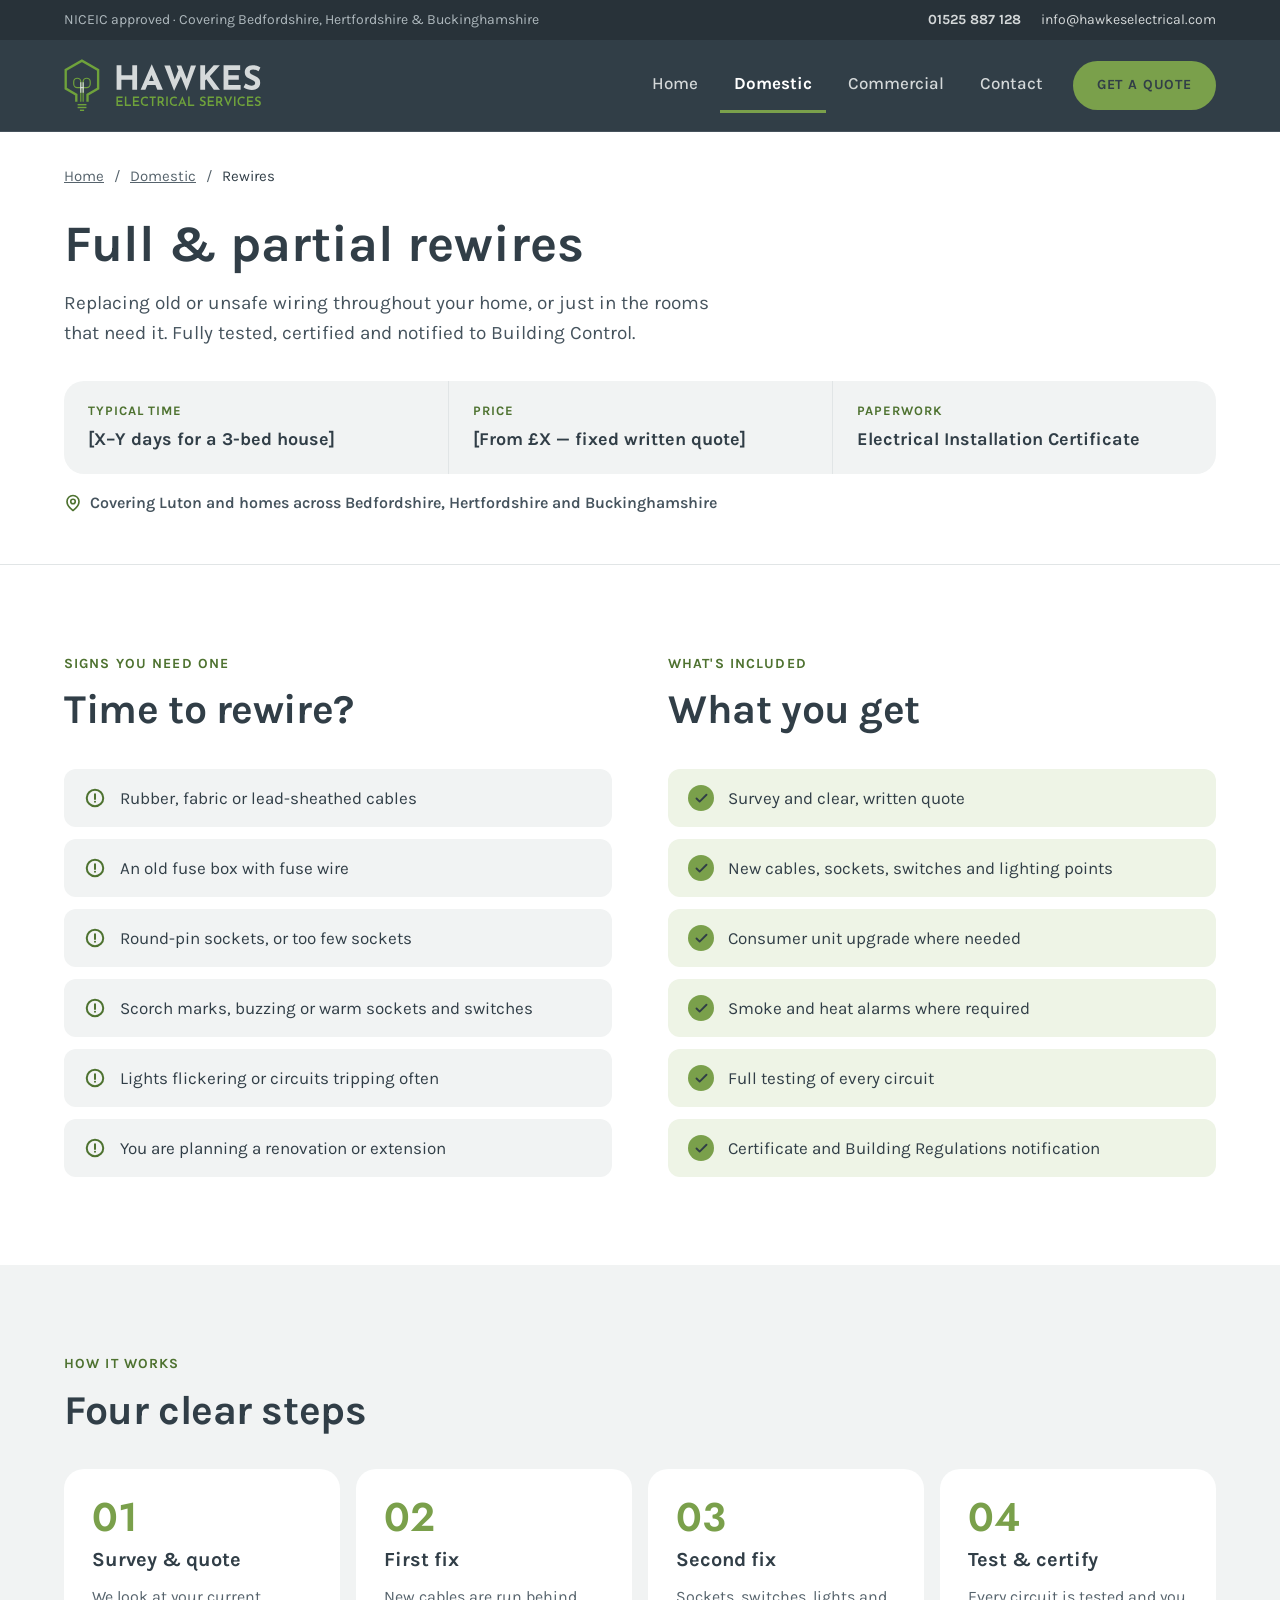
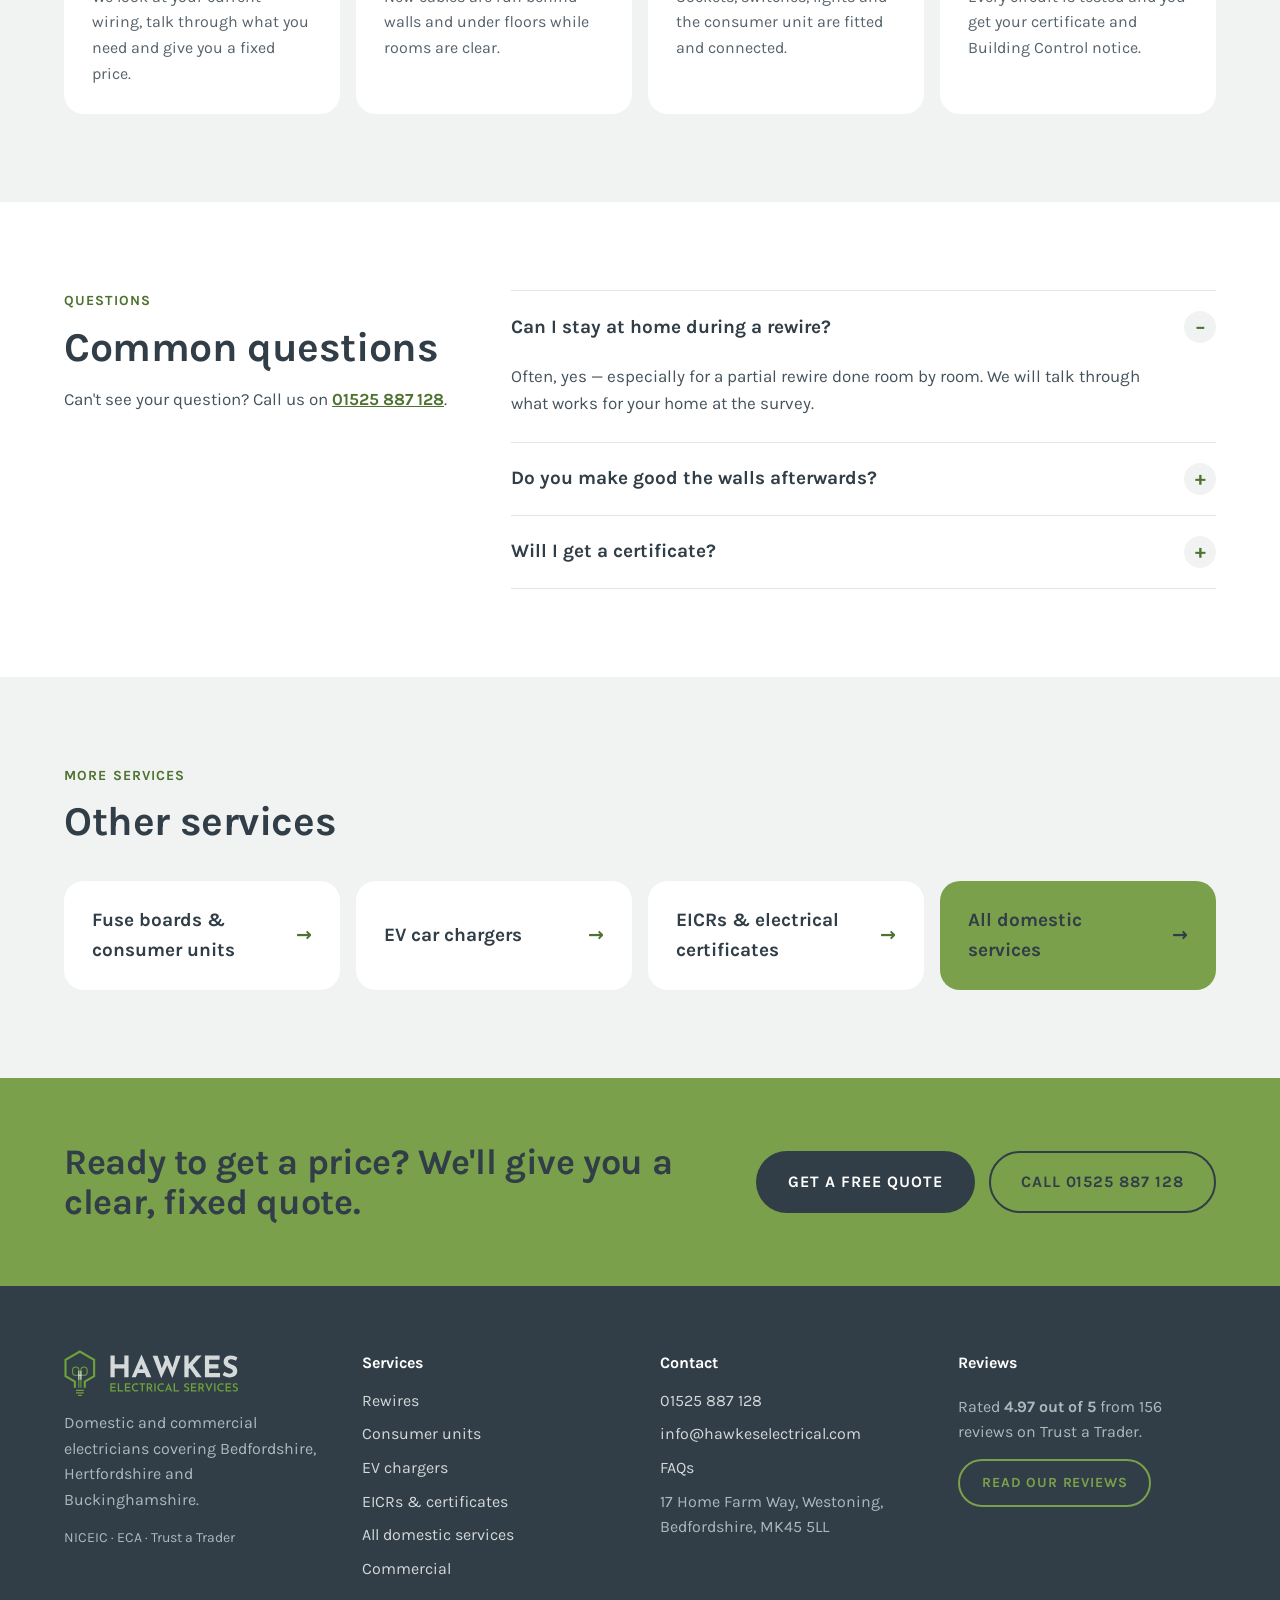
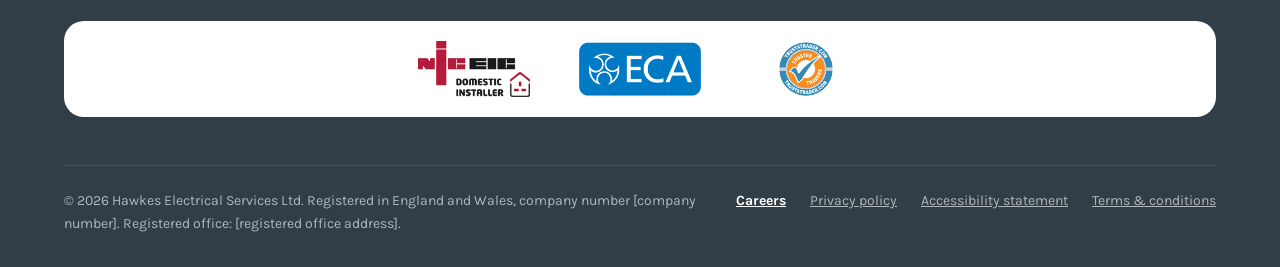
<file: rewires.html>
<!doctype html>
<html lang="en-GB">
<head>
<meta charset="utf-8">
<meta name="viewport" content="width=device-width, initial-scale=1">
<title>House Rewires in Luton & Bedfordshire | Hawkes Electrical</title>
<meta name="description" content="Replacing old or unsafe wiring throughout your home, or just in the rooms that need it. Fully tested, certified and notified to Building Control.">
<meta name="theme-color" content="#313E47">
<link rel="canonical" href="https://liamhawkes.github.io/musical-octo-train/rewires.html">
<link rel="icon" href="favicon-32.png" sizes="32x32" type="image/png">
<link rel="apple-touch-icon" href="apple-touch-icon.png">
<meta property="og:type" content="website">
<meta property="og:site_name" content="Hawkes Electrical Services">
<meta property="og:title" content="House Rewires in Luton & Bedfordshire | Hawkes Electrical">
<meta property="og:description" content="Replacing old or unsafe wiring throughout your home, or just in the rooms that need it. Fully tested, certified and notified to Building Control.">
<meta property="og:url" content="https://liamhawkes.github.io/musical-octo-train/rewires.html">
<meta property="og:image" content="https://liamhawkes.github.io/musical-octo-train/og-image.png">
<meta property="og:image:width" content="1200">
<meta property="og:image:height" content="630">
<meta name="twitter:card" content="summary_large_image">
<link rel="preload" href="fonts/karla-latin-400-normal.woff2" as="font" type="font/woff2" crossorigin>
<script type="application/ld+json">{"@context": "https://schema.org", "@type": "Electrician", "name": "Hawkes Electrical Services Ltd", "url": "https://liamhawkes.github.io/musical-octo-train/", "image": "https://liamhawkes.github.io/musical-octo-train/og-image.png", "logo": "https://liamhawkes.github.io/musical-octo-train/img/logo.svg", "telephone": "+441525887128", "email": "info@hawkeselectrical.com", "address": {"@type": "PostalAddress", "streetAddress": "17 Home Farm Way", "addressLocality": "Westoning", "addressRegion": "Bedfordshire", "postalCode": "MK45 5LL", "addressCountry": "GB"}, "areaServed": [{"@type": "AdministrativeArea", "name": "Bedfordshire"}, {"@type": "AdministrativeArea", "name": "Hertfordshire"}, {"@type": "AdministrativeArea", "name": "Buckinghamshire"}, {"@type": "City", "name": "Luton"}]}</script>
<link rel="stylesheet" href="styles.css?v=17">

</head>
<body>
<a class="skip" href="#main">Skip to content</a>
<div class="topbar"><div class="wrap topbar-in"><span class="muted">NICEIC approved · Covering Bedfordshire, Hertfordshire &amp; Buckinghamshire</span><span class="topbar-links"><a href="tel:01525887128"><strong>01525 887 128</strong></a><a href="mailto:info@hawkeselectrical.com">info@hawkeselectrical.com</a></span></div></div>
<header class="site-header"><div class="wrap header-in">
<a class="brand" href="index.html"><img class="logo" src="img/logo.svg" alt="Hawkes Electrical Services – home" width="231" height="61"></a>
<a class="btn btn-green btn-sm header-call" href="tel:01525887128">Call us</a>
<nav class="nav" aria-label="Main"><a href="index.html">Home</a><a href="domestic.html" aria-current="page">Domestic</a><a href="commercial.html">Commercial</a><a href="contact.html">Contact</a><a class="btn btn-green btn-sm nav-cta" href="contact.html">Get a quote</a></nav>
</div></header>
<main id="main">
<section class="page-head"><div class="wrap"><nav class="crumbs" aria-label="Breadcrumb"><a href="index.html">Home</a><span aria-hidden="true">/</span><a href="domestic.html">Domestic</a><span aria-hidden="true">/</span><span aria-current="page">Rewires</span></nav>
<h1>Full &amp; partial rewires</h1><p class="lead">Replacing old or unsafe wiring throughout your home, or just in the rooms that need it. Fully tested, certified and notified to Building Control.</p>
<dl class="facts-row"><div><dt>Typical time</dt><dd>[X–Y days for a 3-bed house]</dd></div><div><dt>Price</dt><dd>[From £X — fixed written quote]</dd></div><div><dt>Paperwork</dt><dd>Electrical Installation Certificate</dd></div></dl>
<p class="coverage"><svg width="18" height="18" viewBox="0 0 24 24" fill="none" stroke="#4E7230" stroke-width="2.2" stroke-linecap="round" stroke-linejoin="round" aria-hidden="true"><path d="M20 10c0 6-8 12-8 12s-8-6-8-12a8 8 0 0 1 16 0z"/><circle cx="12" cy="10" r="3"/></svg>Covering Luton and homes across Bedfordshire, Hertfordshire and Buckinghamshire</p>
</div></section>
<section class="section"><div class="wrap split top equal">
<div class="col"><p class="eyebrow">Signs you need one</p><h2 class="mb">Time to rewire?</h2><ul class="signs"><li><svg width="22" height="22" viewBox="0 0 24 24" fill="none" stroke="#4E7230" stroke-width="2.2" stroke-linecap="round" stroke-linejoin="round" aria-hidden="true"><path d="M12 3a9 9 0 1 0 0 18 9 9 0 0 0 0-18zM12 8v5M12 16h.01"/></svg><span>Rubber, fabric or lead-sheathed cables</span></li><li><svg width="22" height="22" viewBox="0 0 24 24" fill="none" stroke="#4E7230" stroke-width="2.2" stroke-linecap="round" stroke-linejoin="round" aria-hidden="true"><path d="M12 3a9 9 0 1 0 0 18 9 9 0 0 0 0-18zM12 8v5M12 16h.01"/></svg><span>An old fuse box with fuse wire</span></li><li><svg width="22" height="22" viewBox="0 0 24 24" fill="none" stroke="#4E7230" stroke-width="2.2" stroke-linecap="round" stroke-linejoin="round" aria-hidden="true"><path d="M12 3a9 9 0 1 0 0 18 9 9 0 0 0 0-18zM12 8v5M12 16h.01"/></svg><span>Round-pin sockets, or too few sockets</span></li><li><svg width="22" height="22" viewBox="0 0 24 24" fill="none" stroke="#4E7230" stroke-width="2.2" stroke-linecap="round" stroke-linejoin="round" aria-hidden="true"><path d="M12 3a9 9 0 1 0 0 18 9 9 0 0 0 0-18zM12 8v5M12 16h.01"/></svg><span>Scorch marks, buzzing or warm sockets and switches</span></li><li><svg width="22" height="22" viewBox="0 0 24 24" fill="none" stroke="#4E7230" stroke-width="2.2" stroke-linecap="round" stroke-linejoin="round" aria-hidden="true"><path d="M12 3a9 9 0 1 0 0 18 9 9 0 0 0 0-18zM12 8v5M12 16h.01"/></svg><span>Lights flickering or circuits tripping often</span></li><li><svg width="22" height="22" viewBox="0 0 24 24" fill="none" stroke="#4E7230" stroke-width="2.2" stroke-linecap="round" stroke-linejoin="round" aria-hidden="true"><path d="M12 3a9 9 0 1 0 0 18 9 9 0 0 0 0-18zM12 8v5M12 16h.01"/></svg><span>You are planning a renovation or extension</span></li></ul></div>
<div class="col"><p class="eyebrow">What's included</p><h2 class="mb">What you get</h2><ul class="included"><li><span class="tick"><svg width="15" height="15" viewBox="0 0 24 24" fill="none" stroke="#313E47" stroke-width="3" stroke-linecap="round" stroke-linejoin="round" aria-hidden="true"><path d="M20 6 9 17l-5-5"/></svg></span><span>Survey and clear, written quote</span></li><li><span class="tick"><svg width="15" height="15" viewBox="0 0 24 24" fill="none" stroke="#313E47" stroke-width="3" stroke-linecap="round" stroke-linejoin="round" aria-hidden="true"><path d="M20 6 9 17l-5-5"/></svg></span><span>New cables, sockets, switches and lighting points</span></li><li><span class="tick"><svg width="15" height="15" viewBox="0 0 24 24" fill="none" stroke="#313E47" stroke-width="3" stroke-linecap="round" stroke-linejoin="round" aria-hidden="true"><path d="M20 6 9 17l-5-5"/></svg></span><span>Consumer unit upgrade where needed</span></li><li><span class="tick"><svg width="15" height="15" viewBox="0 0 24 24" fill="none" stroke="#313E47" stroke-width="3" stroke-linecap="round" stroke-linejoin="round" aria-hidden="true"><path d="M20 6 9 17l-5-5"/></svg></span><span>Smoke and heat alarms where required</span></li><li><span class="tick"><svg width="15" height="15" viewBox="0 0 24 24" fill="none" stroke="#313E47" stroke-width="3" stroke-linecap="round" stroke-linejoin="round" aria-hidden="true"><path d="M20 6 9 17l-5-5"/></svg></span><span>Full testing of every circuit</span></li><li><span class="tick"><svg width="15" height="15" viewBox="0 0 24 24" fill="none" stroke="#313E47" stroke-width="3" stroke-linecap="round" stroke-linejoin="round" aria-hidden="true"><path d="M20 6 9 17l-5-5"/></svg></span><span>Certificate and Building Regulations notification</span></li></ul></div>
</div></section>
<section class="section alt"><div class="wrap"><p class="eyebrow">How it works</p><h2 class="mb">Four clear steps</h2><ol class="steps"><li><span class="step-n">01</span><h3>Survey &amp; quote</h3><p>We look at your current wiring, talk through what you need and give you a fixed price.</p></li><li><span class="step-n">02</span><h3>First fix</h3><p>New cables are run behind walls and under floors while rooms are clear.</p></li><li><span class="step-n">03</span><h3>Second fix</h3><p>Sockets, switches, lights and the consumer unit are fitted and connected.</p></li><li><span class="step-n">04</span><h3>Test &amp; certify</h3><p>Every circuit is tested and you get your certificate and Building Control notice.</p></li></ol></div></section>
<section class="section"><div class="wrap faq-layout"><div><p class="eyebrow">Questions</p><h2>Common questions</h2><p class="body-muted faq-help">Can't see your question? Call us on <a href="tel:01525887128">01525 887 128</a>.</p></div><div class="faqs"><details open><summary>Can I stay at home during a rewire?</summary><p>Often, yes — especially for a partial rewire done room by room. We will talk through what works for your home at the survey.</p></details><details><summary>Do you make good the walls afterwards?</summary><p>[Confirm: do you plaster and make good, or recommend a plasterer?]</p></details><details><summary>Will I get a certificate?</summary><p>Yes. You will receive an Electrical Installation Certificate, and as an NICEIC-registered contractor we notify Building Control for you.</p></details></div></div></section>
<section class="section alt"><div class="wrap"><p class="eyebrow">More services</p><h2 class="mb">Other services</h2><div class="grid-4"><a class="rel" href="consumer-units.html"><span>Fuse boards &amp; consumer units</span><span aria-hidden="true">→</span></a><a class="rel" href="ev-chargers.html"><span>EV car chargers</span><span aria-hidden="true">→</span></a><a class="rel" href="eicr.html"><span>EICRs &amp; electrical certificates</span><span aria-hidden="true">→</span></a><a class="rel dark" href="domestic.html"><span>All domestic services</span><span aria-hidden="true">→</span></a></div></div></section>
<section class="band-green"><div class="wrap band-in"><h2>Ready to get a price? We'll give you a clear, fixed quote.</h2><div class="btn-row"><a class="btn btn-dark" href="contact.html">Get a free quote</a><a class="btn btn-outline-dark" href="tel:01525887128">Call 01525 887 128</a></div></div></section>
</main>
<footer class="site-footer"><div class="wrap">
<div class="footer-grid">
<div class="stack"><img class="logo logo-footer" src="img/logo.svg" alt="Hawkes Electrical Services" width="231" height="61" loading="lazy"><p class="muted">Domestic and commercial electricians covering Bedfordshire, Hertfordshire and Buckinghamshire.</p><p class="muted small">NICEIC · ECA · Trust a Trader</p></div>
<nav class="stack-tight" aria-label="Services"><span class="footer-h">Services</span><a href="rewires.html">Rewires</a><a href="consumer-units.html">Consumer units</a><a href="ev-chargers.html">EV chargers</a><a href="eicr.html">EICRs &amp; certificates</a><a href="domestic.html">All domestic services</a><a href="commercial.html">Commercial</a></nav>
<div class="stack-tight"><span class="footer-h">Contact</span><a href="tel:01525887128">01525 887 128</a><a href="mailto:info@hawkeselectrical.com">info@hawkeselectrical.com</a><a href="faq.html">FAQs</a><span class="muted">17 Home Farm Way, Westoning,<br>Bedfordshire, MK45 5LL</span></div>
<div class="stack"><span class="footer-h">Reviews</span><p class="muted">Rated <strong>4.97 out of 5</strong> from 156 reviews on Trust a Trader.</p><a class="btn btn-outline btn-sm" href="https://www.trustatrader.com/traders/hawkes-electrical-services-ltd-electricians-bedford-south">Read our reviews</a></div>
</div>
<div class="footer-badges" aria-label="Accreditations">
<img src="img/niceic_logo.png" alt="NICEIC Domestic Installer" height="56" loading="lazy">
<img src="img/elecsa_logo.png" alt="ECA member" height="56" loading="lazy">
<a href="https://www.trustatrader.com/traders/hawkes-electrical-services-ltd-electricians-bedford-south"><img src="img/tt_logo.png" alt="Trust a Trader – read our reviews" height="56" loading="lazy"></a>
</div>
<div class="footer-bottom"><span class="legal-id">© 2026 Hawkes Electrical Services Ltd. Registered in England and Wales, company number [company number]. Registered office: [registered office address].</span><span class="footer-legal"><a class="footer-careers" href="careers.html">Careers</a><a href="privacy.html">Privacy policy</a><a href="accessibility.html">Accessibility statement</a><a href="terms.html">Terms &amp; conditions</a></span></div>
</div></footer>
<nav class="mobile-bar" aria-label="Quick contact"><a class="mb-call" href="tel:01525887128"><svg width="20" height="20" viewBox="0 0 24 24" fill="none" stroke="currentColor" stroke-width="2" stroke-linecap="round" stroke-linejoin="round" aria-hidden="true"><path d="M22 16.9v3a2 2 0 0 1-2.2 2 19.8 19.8 0 0 1-8.6-3.1 19.5 19.5 0 0 1-6-6A19.8 19.8 0 0 1 2.1 4.2 2 2 0 0 1 4.1 2h3a2 2 0 0 1 2 1.7c.1 1 .4 1.9.7 2.8a2 2 0 0 1-.5 2.1L8 9.9a16 16 0 0 0 6 6l1.3-1.3a2 2 0 0 1 2.1-.4c.9.3 1.8.6 2.8.7a2 2 0 0 1 1.7 2z"/></svg><span>Call</span></a><a class="mb-wa" href="https://wa.me/447519644255?text=Hi%20Hawkes%20Electrical%2C%20I%20have%20a%20question%20about%20some%20electrical%20work." aria-label="Message us on WhatsApp"><svg width="20" height="20" viewBox="0 0 24 24" fill="none" stroke="currentColor" stroke-width="2" stroke-linecap="round" stroke-linejoin="round" aria-hidden="true"><path d="M3 21l1.7-5A8.5 8.5 0 1 1 8 19.3z"/><path d="M9 9.5c0 3 2.5 5.5 5.5 5.5l1.2-1.4-2-1-1 .8a4 4 0 0 1-2.1-2.1l.8-1-1-2z"/></svg><span>WhatsApp</span></a></nav>
</body>
</html>
</file>
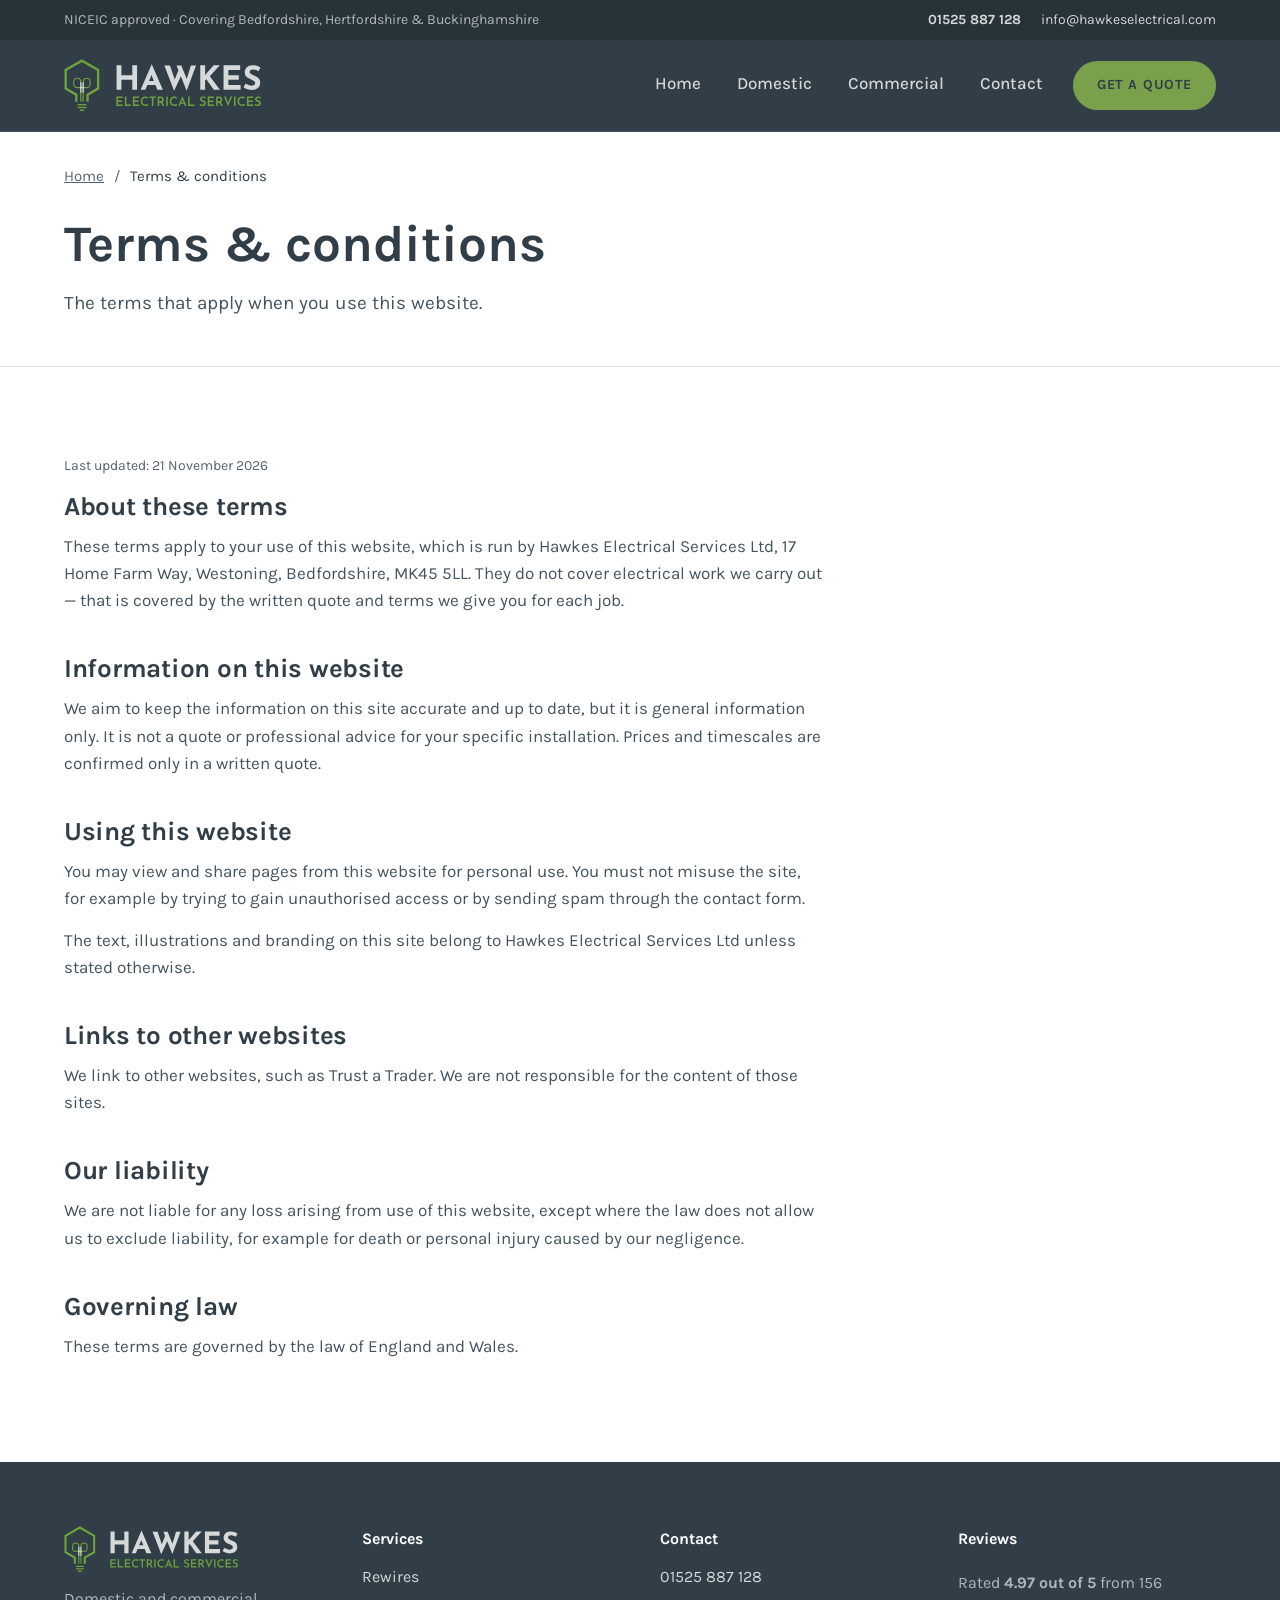
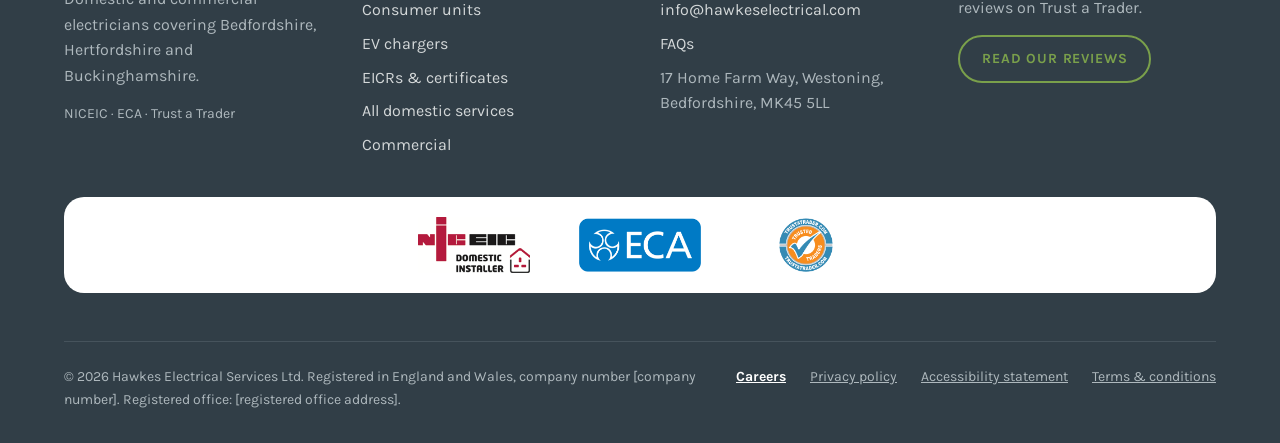
<file: terms.html>
<!doctype html>
<html lang="en-GB">
<head>
<meta charset="utf-8">
<meta name="viewport" content="width=device-width, initial-scale=1">
<title>Website terms – Hawkes Electrical</title>
<meta name="description" content="Terms of use for the Hawkes Electrical Services website.">
<meta name="theme-color" content="#313E47">
<link rel="canonical" href="https://liamhawkes.github.io/musical-octo-train/terms.html">
<link rel="icon" href="favicon-32.png" sizes="32x32" type="image/png">
<link rel="apple-touch-icon" href="apple-touch-icon.png">
<meta property="og:type" content="website">
<meta property="og:site_name" content="Hawkes Electrical Services">
<meta property="og:title" content="Website terms – Hawkes Electrical">
<meta property="og:description" content="Terms of use for the Hawkes Electrical Services website.">
<meta property="og:url" content="https://liamhawkes.github.io/musical-octo-train/terms.html">
<meta property="og:image" content="https://liamhawkes.github.io/musical-octo-train/og-image.png">
<meta property="og:image:width" content="1200">
<meta property="og:image:height" content="630">
<meta name="twitter:card" content="summary_large_image">
<link rel="preload" href="fonts/karla-latin-400-normal.woff2" as="font" type="font/woff2" crossorigin>
<script type="application/ld+json">{"@context": "https://schema.org", "@type": "Electrician", "name": "Hawkes Electrical Services Ltd", "url": "https://liamhawkes.github.io/musical-octo-train/", "image": "https://liamhawkes.github.io/musical-octo-train/og-image.png", "logo": "https://liamhawkes.github.io/musical-octo-train/img/logo.svg", "telephone": "+441525887128", "email": "info@hawkeselectrical.com", "address": {"@type": "PostalAddress", "streetAddress": "17 Home Farm Way", "addressLocality": "Westoning", "addressRegion": "Bedfordshire", "postalCode": "MK45 5LL", "addressCountry": "GB"}, "areaServed": [{"@type": "AdministrativeArea", "name": "Bedfordshire"}, {"@type": "AdministrativeArea", "name": "Hertfordshire"}, {"@type": "AdministrativeArea", "name": "Buckinghamshire"}, {"@type": "City", "name": "Luton"}]}</script>
<link rel="stylesheet" href="styles.css?v=17">

</head>
<body>
<a class="skip" href="#main">Skip to content</a>
<div class="topbar"><div class="wrap topbar-in"><span class="muted">NICEIC approved · Covering Bedfordshire, Hertfordshire &amp; Buckinghamshire</span><span class="topbar-links"><a href="tel:01525887128"><strong>01525 887 128</strong></a><a href="mailto:info@hawkeselectrical.com">info@hawkeselectrical.com</a></span></div></div>
<header class="site-header"><div class="wrap header-in">
<a class="brand" href="index.html"><img class="logo" src="img/logo.svg" alt="Hawkes Electrical Services – home" width="231" height="61"></a>
<a class="btn btn-green btn-sm header-call" href="tel:01525887128">Call us</a>
<nav class="nav" aria-label="Main"><a href="index.html">Home</a><a href="domestic.html">Domestic</a><a href="commercial.html">Commercial</a><a href="contact.html">Contact</a><a class="btn btn-green btn-sm nav-cta" href="contact.html">Get a quote</a></nav>
</div></header>
<main id="main">
<section class="page-head"><div class="wrap"><nav class="crumbs" aria-label="Breadcrumb"><a href="index.html">Home</a><span aria-hidden="true">/</span><span aria-current="page">Terms & conditions</span></nav>
<h1>Terms & conditions</h1><p class="lead">The terms that apply when you use this website.</p></div></section>
<section class="section"><div class="wrap"><article class="prose">
<p class="updated">Last updated: 21 November 2026</p>
<h2>About these terms</h2><p>These terms apply to your use of this website, which is run by Hawkes Electrical Services Ltd, 17 Home Farm Way, Westoning, Bedfordshire, MK45 5LL. They do not cover electrical work we carry out — that is covered by the written quote and terms we give you for each job.</p><h2>Information on this website</h2><p>We aim to keep the information on this site accurate and up to date, but it is general information only. It is not a quote or professional advice for your specific installation. Prices and timescales are confirmed only in a written quote.</p><h2>Using this website</h2><p>You may view and share pages from this website for personal use. You must not misuse the site, for example by trying to gain unauthorised access or by sending spam through the contact form.</p><p>The text, illustrations and branding on this site belong to Hawkes Electrical Services Ltd unless stated otherwise.</p><h2>Links to other websites</h2><p>We link to other websites, such as Trust a Trader. We are not responsible for the content of those sites.</p><h2>Our liability</h2><p>We are not liable for any loss arising from use of this website, except where the law does not allow us to exclude liability, for example for death or personal injury caused by our negligence.</p><h2>Governing law</h2><p>These terms are governed by the law of England and Wales.</p>
</article></div></section>
</main>
<footer class="site-footer"><div class="wrap">
<div class="footer-grid">
<div class="stack"><img class="logo logo-footer" src="img/logo.svg" alt="Hawkes Electrical Services" width="231" height="61" loading="lazy"><p class="muted">Domestic and commercial electricians covering Bedfordshire, Hertfordshire and Buckinghamshire.</p><p class="muted small">NICEIC · ECA · Trust a Trader</p></div>
<nav class="stack-tight" aria-label="Services"><span class="footer-h">Services</span><a href="rewires.html">Rewires</a><a href="consumer-units.html">Consumer units</a><a href="ev-chargers.html">EV chargers</a><a href="eicr.html">EICRs &amp; certificates</a><a href="domestic.html">All domestic services</a><a href="commercial.html">Commercial</a></nav>
<div class="stack-tight"><span class="footer-h">Contact</span><a href="tel:01525887128">01525 887 128</a><a href="mailto:info@hawkeselectrical.com">info@hawkeselectrical.com</a><a href="faq.html">FAQs</a><span class="muted">17 Home Farm Way, Westoning,<br>Bedfordshire, MK45 5LL</span></div>
<div class="stack"><span class="footer-h">Reviews</span><p class="muted">Rated <strong>4.97 out of 5</strong> from 156 reviews on Trust a Trader.</p><a class="btn btn-outline btn-sm" href="https://www.trustatrader.com/traders/hawkes-electrical-services-ltd-electricians-bedford-south">Read our reviews</a></div>
</div>
<div class="footer-badges" aria-label="Accreditations">
<img src="img/niceic_logo.png" alt="NICEIC Domestic Installer" height="56" loading="lazy">
<img src="img/elecsa_logo.png" alt="ECA member" height="56" loading="lazy">
<a href="https://www.trustatrader.com/traders/hawkes-electrical-services-ltd-electricians-bedford-south"><img src="img/tt_logo.png" alt="Trust a Trader – read our reviews" height="56" loading="lazy"></a>
</div>
<div class="footer-bottom"><span class="legal-id">© 2026 Hawkes Electrical Services Ltd. Registered in England and Wales, company number [company number]. Registered office: [registered office address].</span><span class="footer-legal"><a class="footer-careers" href="careers.html">Careers</a><a href="privacy.html">Privacy policy</a><a href="accessibility.html">Accessibility statement</a><a href="terms.html">Terms &amp; conditions</a></span></div>
</div></footer>
<nav class="mobile-bar" aria-label="Quick contact"><a class="mb-call" href="tel:01525887128"><svg width="20" height="20" viewBox="0 0 24 24" fill="none" stroke="currentColor" stroke-width="2" stroke-linecap="round" stroke-linejoin="round" aria-hidden="true"><path d="M22 16.9v3a2 2 0 0 1-2.2 2 19.8 19.8 0 0 1-8.6-3.1 19.5 19.5 0 0 1-6-6A19.8 19.8 0 0 1 2.1 4.2 2 2 0 0 1 4.1 2h3a2 2 0 0 1 2 1.7c.1 1 .4 1.9.7 2.8a2 2 0 0 1-.5 2.1L8 9.9a16 16 0 0 0 6 6l1.3-1.3a2 2 0 0 1 2.1-.4c.9.3 1.8.6 2.8.7a2 2 0 0 1 1.7 2z"/></svg><span>Call</span></a><a class="mb-wa" href="https://wa.me/447519644255?text=Hi%20Hawkes%20Electrical%2C%20I%20have%20a%20question%20about%20some%20electrical%20work." aria-label="Message us on WhatsApp"><svg width="20" height="20" viewBox="0 0 24 24" fill="none" stroke="currentColor" stroke-width="2" stroke-linecap="round" stroke-linejoin="round" aria-hidden="true"><path d="M3 21l1.7-5A8.5 8.5 0 1 1 8 19.3z"/><path d="M9 9.5c0 3 2.5 5.5 5.5 5.5l1.2-1.4-2-1-1 .8a4 4 0 0 1-2.1-2.1l.8-1-1-2z"/></svg><span>WhatsApp</span></a></nav>
</body>
</html>
</file>
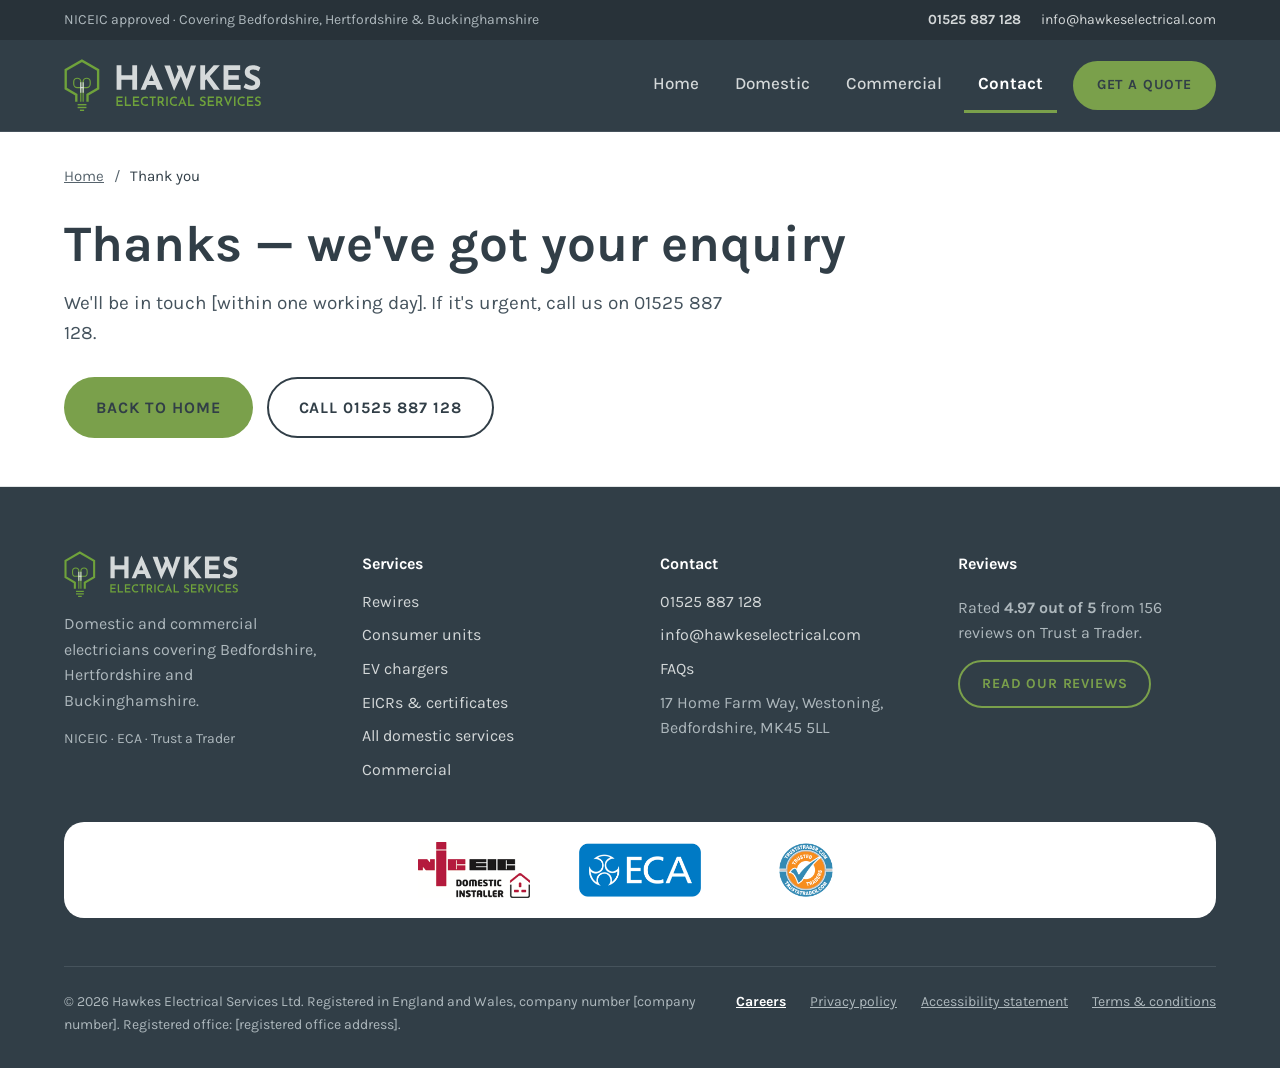
<file: thanks.html>
<!doctype html>
<html lang="en-GB">
<head>
<meta charset="utf-8">
<meta name="viewport" content="width=device-width, initial-scale=1">
<title>Thank you – Hawkes Electrical</title>
<meta name="description" content="Thanks for your enquiry.">
<meta name="theme-color" content="#313E47">
<link rel="canonical" href="https://liamhawkes.github.io/musical-octo-train/thanks.html">
<link rel="icon" href="favicon-32.png" sizes="32x32" type="image/png">
<link rel="apple-touch-icon" href="apple-touch-icon.png">
<meta property="og:type" content="website">
<meta property="og:site_name" content="Hawkes Electrical Services">
<meta property="og:title" content="Thank you – Hawkes Electrical">
<meta property="og:description" content="Thanks for your enquiry.">
<meta property="og:url" content="https://liamhawkes.github.io/musical-octo-train/thanks.html">
<meta property="og:image" content="https://liamhawkes.github.io/musical-octo-train/og-image.png">
<meta property="og:image:width" content="1200">
<meta property="og:image:height" content="630">
<meta name="twitter:card" content="summary_large_image">
<link rel="preload" href="fonts/karla-latin-400-normal.woff2" as="font" type="font/woff2" crossorigin>
<script type="application/ld+json">{"@context": "https://schema.org", "@type": "Electrician", "name": "Hawkes Electrical Services Ltd", "url": "https://liamhawkes.github.io/musical-octo-train/", "image": "https://liamhawkes.github.io/musical-octo-train/og-image.png", "logo": "https://liamhawkes.github.io/musical-octo-train/img/logo.svg", "telephone": "+441525887128", "email": "info@hawkeselectrical.com", "address": {"@type": "PostalAddress", "streetAddress": "17 Home Farm Way", "addressLocality": "Westoning", "addressRegion": "Bedfordshire", "postalCode": "MK45 5LL", "addressCountry": "GB"}, "areaServed": [{"@type": "AdministrativeArea", "name": "Bedfordshire"}, {"@type": "AdministrativeArea", "name": "Hertfordshire"}, {"@type": "AdministrativeArea", "name": "Buckinghamshire"}, {"@type": "City", "name": "Luton"}]}</script>
<link rel="stylesheet" href="styles.css?v=17">

</head>
<body>
<a class="skip" href="#main">Skip to content</a>
<div class="topbar"><div class="wrap topbar-in"><span class="muted">NICEIC approved · Covering Bedfordshire, Hertfordshire &amp; Buckinghamshire</span><span class="topbar-links"><a href="tel:01525887128"><strong>01525 887 128</strong></a><a href="mailto:info@hawkeselectrical.com">info@hawkeselectrical.com</a></span></div></div>
<header class="site-header"><div class="wrap header-in">
<a class="brand" href="index.html"><img class="logo" src="img/logo.svg" alt="Hawkes Electrical Services – home" width="231" height="61"></a>
<a class="btn btn-green btn-sm header-call" href="tel:01525887128">Call us</a>
<nav class="nav" aria-label="Main"><a href="index.html">Home</a><a href="domestic.html">Domestic</a><a href="commercial.html">Commercial</a><a href="contact.html" aria-current="page">Contact</a><a class="btn btn-green btn-sm nav-cta" href="contact.html">Get a quote</a></nav>
</div></header>
<main id="main">
<section class="page-head"><div class="wrap"><nav class="crumbs" aria-label="Breadcrumb"><a href="index.html">Home</a><span aria-hidden="true">/</span><span aria-current="page">Thank you</span></nav>
<h1>Thanks — we've got your enquiry</h1><p class="lead">We'll be in touch [within one working day]. If it's urgent, call us on 01525 887 128.</p>
<div class="btn-row"><a class="btn btn-green" href="index.html">Back to home</a><a class="btn btn-outline-dark" href="tel:01525887128">Call 01525 887 128</a></div>
</div></section>
</main>
<footer class="site-footer"><div class="wrap">
<div class="footer-grid">
<div class="stack"><img class="logo logo-footer" src="img/logo.svg" alt="Hawkes Electrical Services" width="231" height="61" loading="lazy"><p class="muted">Domestic and commercial electricians covering Bedfordshire, Hertfordshire and Buckinghamshire.</p><p class="muted small">NICEIC · ECA · Trust a Trader</p></div>
<nav class="stack-tight" aria-label="Services"><span class="footer-h">Services</span><a href="rewires.html">Rewires</a><a href="consumer-units.html">Consumer units</a><a href="ev-chargers.html">EV chargers</a><a href="eicr.html">EICRs &amp; certificates</a><a href="domestic.html">All domestic services</a><a href="commercial.html">Commercial</a></nav>
<div class="stack-tight"><span class="footer-h">Contact</span><a href="tel:01525887128">01525 887 128</a><a href="mailto:info@hawkeselectrical.com">info@hawkeselectrical.com</a><a href="faq.html">FAQs</a><span class="muted">17 Home Farm Way, Westoning,<br>Bedfordshire, MK45 5LL</span></div>
<div class="stack"><span class="footer-h">Reviews</span><p class="muted">Rated <strong>4.97 out of 5</strong> from 156 reviews on Trust a Trader.</p><a class="btn btn-outline btn-sm" href="https://www.trustatrader.com/traders/hawkes-electrical-services-ltd-electricians-bedford-south">Read our reviews</a></div>
</div>
<div class="footer-badges" aria-label="Accreditations">
<img src="img/niceic_logo.png" alt="NICEIC Domestic Installer" height="56" loading="lazy">
<img src="img/elecsa_logo.png" alt="ECA member" height="56" loading="lazy">
<a href="https://www.trustatrader.com/traders/hawkes-electrical-services-ltd-electricians-bedford-south"><img src="img/tt_logo.png" alt="Trust a Trader – read our reviews" height="56" loading="lazy"></a>
</div>
<div class="footer-bottom"><span class="legal-id">© 2026 Hawkes Electrical Services Ltd. Registered in England and Wales, company number [company number]. Registered office: [registered office address].</span><span class="footer-legal"><a class="footer-careers" href="careers.html">Careers</a><a href="privacy.html">Privacy policy</a><a href="accessibility.html">Accessibility statement</a><a href="terms.html">Terms &amp; conditions</a></span></div>
</div></footer>
<nav class="mobile-bar" aria-label="Quick contact"><a class="mb-call" href="tel:01525887128"><svg width="20" height="20" viewBox="0 0 24 24" fill="none" stroke="currentColor" stroke-width="2" stroke-linecap="round" stroke-linejoin="round" aria-hidden="true"><path d="M22 16.9v3a2 2 0 0 1-2.2 2 19.8 19.8 0 0 1-8.6-3.1 19.5 19.5 0 0 1-6-6A19.8 19.8 0 0 1 2.1 4.2 2 2 0 0 1 4.1 2h3a2 2 0 0 1 2 1.7c.1 1 .4 1.9.7 2.8a2 2 0 0 1-.5 2.1L8 9.9a16 16 0 0 0 6 6l1.3-1.3a2 2 0 0 1 2.1-.4c.9.3 1.8.6 2.8.7a2 2 0 0 1 1.7 2z"/></svg><span>Call</span></a><a class="mb-wa" href="https://wa.me/447519644255?text=Hi%20Hawkes%20Electrical%2C%20I%20have%20a%20question%20about%20some%20electrical%20work." aria-label="Message us on WhatsApp"><svg width="20" height="20" viewBox="0 0 24 24" fill="none" stroke="currentColor" stroke-width="2" stroke-linecap="round" stroke-linejoin="round" aria-hidden="true"><path d="M3 21l1.7-5A8.5 8.5 0 1 1 8 19.3z"/><path d="M9 9.5c0 3 2.5 5.5 5.5 5.5l1.2-1.4-2-1-1 .8a4 4 0 0 1-2.1-2.1l.8-1-1-2z"/></svg><span>WhatsApp</span></a></nav>
</body>
</html>
</file>
<file: styles.css>
/* Self-hosted fonts (SIL Open Font License – see fonts/*-OFL.txt) */
@font-face{font-family:Karla;font-style:normal;font-weight:400;font-display:swap;src:url(fonts/karla-latin-400-normal.woff2) format("woff2")}
@font-face{font-family:Karla;font-style:normal;font-weight:500;font-display:swap;src:url(fonts/karla-latin-500-normal.woff2) format("woff2")}
@font-face{font-family:Karla;font-style:normal;font-weight:600;font-display:swap;src:url(fonts/karla-latin-600-normal.woff2) format("woff2")}
@font-face{font-family:Karla;font-style:normal;font-weight:700;font-display:swap;src:url(fonts/karla-latin-700-normal.woff2) format("woff2")}
@font-face{font-family:Jost;font-style:normal;font-weight:500;font-display:swap;src:url(fonts/jost-latin-500-normal.woff2) format("woff2")}
@font-face{font-family:Jost;font-style:normal;font-weight:600;font-display:swap;src:url(fonts/jost-latin-600-normal.woff2) format("woff2")}
/* Hawkes Electrical Services – site styles */
:root{
  --slate:#313E47; --slate-deep:#283239; --slate-2:#3A4852; --line-dark:#46535C;
  --green:#7AA04B; --green-text:#4E7230;
  --light:#D4D8D9; --muted-on-dark:#AEB8BD;
  --bg-alt:#F1F3F3; --line:#E1E5E6; --body-muted:#45535D; --muted:#56636C;
  --radius:20px; --radius-sm:12px;
}
*{box-sizing:border-box}
html{scroll-behavior:smooth}
body{margin:0;font-family:Karla,system-ui,sans-serif;font-size:17px;line-height:1.6;color:var(--slate);background:#fff}
img,svg{max-width:100%}
a{color:var(--slate)}
a:hover{color:var(--green-text)}
h1,h2,h3{line-height:1.12;margin:0}
h2{font-size:clamp(28px,3.2vw,42px)}
:focus-visible{outline:3px solid var(--green);outline-offset:2px}
.wrap{max-width:1200px;margin:0 auto;padding:0 24px}
.narrow{max-width:880px}
.skip{position:absolute;left:-999px;top:0;background:var(--green);color:var(--slate);padding:12px 16px;z-index:10}
.skip:focus{left:12px}
.small{font-size:14px}
.muted{color:var(--muted-on-dark)}
.muted-dark{color:var(--muted)}
.body-muted{color:var(--body-muted)}
.mb{margin-bottom:32px}

/* Header */
.topbar{background:var(--slate-deep);font-size:14px;color:var(--light)}
.topbar-in{display:flex;flex-wrap:wrap;gap:6px 24px;justify-content:space-between;align-items:center;padding-top:9px;padding-bottom:9px}
.topbar-links{display:flex;flex-wrap:wrap;gap:20px}
.topbar a{color:var(--light);text-decoration:none}
.site-header{background:var(--slate);border-bottom:1px solid var(--line-dark)}
.header-in{display:flex;flex-wrap:wrap;gap:14px 32px;justify-content:space-between;align-items:center;padding-top:18px;padding-bottom:18px}
.brand{display:flex;align-items:center;gap:14px;text-decoration:none}
.wordmark{display:flex;flex-direction:column;line-height:1}
.wm-1{font-family:Jost,sans-serif;font-weight:600;font-size:28px;letter-spacing:.02em;color:var(--light)}
.wm-2{font-family:Jost,sans-serif;font-weight:500;font-size:11.5px;letter-spacing:.06em;color:var(--green);margin-top:4px}
.nav{display:flex;flex-wrap:wrap;gap:2px 8px;align-items:center}
.nav a:not(.btn){color:var(--light);text-decoration:none;font-weight:500;padding:12px 14px;border-bottom:3px solid transparent}
.nav a:not(.btn):hover{color:#fff;border-bottom-color:var(--green)}
.nav a[aria-current="page"]{color:#fff;font-weight:700;border-bottom-color:var(--green)}
.nav .btn{margin-left:8px}
.site-header .header-call{display:none}

/* Buttons */
.btn{display:inline-flex;align-items:center;justify-content:center;gap:8px;min-height:48px;padding:16px 30px;border-radius:999px;font:inherit;font-weight:700;font-size:16px;letter-spacing:.06em;text-transform:uppercase;text-decoration:none;cursor:pointer;border:2.5px solid transparent;transition:transform .15s ease,background-color .15s ease}
.btn:hover{transform:translateY(-1px)}
.btn-sm{padding:11px 22px;font-size:14px}
.btn-green{background:var(--green);color:var(--slate)}
.btn-green:hover{background:#86AD55;color:var(--slate)}
.btn-outline{color:var(--green);border-color:var(--green);background:transparent}
.btn-outline:hover{background:var(--green);color:var(--slate)}
.btn-dark{background:var(--slate);color:#fff}
.btn-dark:hover{background:var(--slate-deep);color:#fff}
.btn-outline-dark{color:var(--slate);border-color:var(--slate)}
.btn-outline-dark:hover{background:var(--slate);color:#fff}
.btn-block{width:100%}
.btn-row{display:flex;flex-wrap:wrap;gap:14px;margin-top:36px}

/* Hero */
.hero{background:var(--slate);color:var(--light)}
.hero h1{font-size:clamp(38px,5.2vw,66px);line-height:1.08;color:var(--light)}
.hl{color:var(--green);border-bottom:6px solid var(--green)}
.lead{font-size:20px;max-width:580px;margin:28px 0 0}
.hero-in{display:flex;flex-wrap:wrap;gap:56px;align-items:center;padding-top:72px}
.hero-copy{flex:1 1 500px;min-width:0}
.hero-art{flex:1 1 380px;min-width:0;aspect-ratio:5/4;border-radius:var(--radius);overflow:hidden}
.art-dark{background:var(--slate-2)}
.art-light{background:var(--line)}
.accred{margin:56px 0 0;padding:28px 0 48px;border-top:1px solid var(--line-dark);display:flex;flex-wrap:wrap;gap:12px 40px;align-items:center}
.accred span:not(.muted){font-family:Jost,sans-serif;font-weight:600;font-size:20px;color:#fff}
.page-hero .wrap{padding-top:40px;padding-bottom:80px}
.crumbs{font-size:15px;color:var(--muted-on-dark);margin-bottom:40px;display:flex;flex-wrap:wrap;gap:10px}
.crumbs a{color:var(--muted-on-dark)}
.crumbs [aria-current]{color:var(--light)}

/* Sections */
.section{padding:88px 0}
.section.alt{background:var(--bg-alt)}
.section.dark{background:var(--slate);color:var(--light)}
.section.dark h2{color:#fff}
.tight-bottom{padding-bottom:40px}
.tight-top{padding-top:48px}
.eyebrow{margin:0 0 10px;font-size:14px;font-weight:700;letter-spacing:.08em;text-transform:uppercase;color:var(--green-text)}
.eyebrow.on-dark{color:var(--green);display:block}
.eyebrow.dark{color:var(--slate)}
.section-head{display:flex;flex-wrap:wrap;gap:16px 48px;align-items:flex-end;justify-content:space-between;margin-bottom:40px}
.text-link{font-weight:700;color:var(--green-text);text-decoration:none}
.split{display:flex;flex-wrap:wrap;gap:56px;align-items:center}
.split > *{flex:1 1 440px;min-width:0}
.split.top{align-items:flex-start}
.split.bottom{align-items:flex-end}
.split.bottom > :last-child{flex:0 0 auto}
.art.square{aspect-ratio:1/1;max-height:460px;border-radius:var(--radius);overflow:hidden}

/* Grids & cards */
.grid-4{display:grid;grid-template-columns:repeat(auto-fit,minmax(250px,1fr));gap:16px}
.grid-5{display:grid;grid-template-columns:repeat(auto-fit,minmax(200px,1fr));gap:16px}
.grid-2{display:grid;grid-template-columns:repeat(auto-fit,minmax(320px,1fr));gap:16px}
.card-link{text-decoration:none;color:var(--slate);background:var(--bg-alt);border-radius:var(--radius);padding:28px;display:flex;flex-direction:column;gap:14px;min-height:240px;transition:transform .15s ease,box-shadow .15s ease}
.card-link:hover{transform:translateY(-3px);box-shadow:0 10px 30px rgba(49,62,71,.12);color:var(--slate)}
.card-link.dark{background:var(--slate);color:var(--light)}
.card-link.dark:hover{color:var(--light)}
.card-link.dark .card-title{color:#fff}
.card-link.dark .more{color:var(--green)}
.card-link.dark .ico{background:var(--slate-2)}
.ico{width:52px;height:52px;border-radius:var(--radius-sm);background:var(--slate);display:flex;align-items:center;justify-content:center}
.ico.light{background:#fff;width:46px;height:46px}
.card-title{font-weight:700;font-size:21px;line-height:1.25}
.card-text{color:var(--muted);font-size:16px;flex:1}
.card-link.dark .card-text{color:var(--light)}
.more{font-weight:700;color:var(--green-text);font-size:15px}
.card{background:var(--bg-alt);border-radius:var(--radius);padding:26px;display:flex;flex-direction:column;gap:12px}
.card h3{font-size:19px}
.card p{margin:0;color:var(--muted);font-size:16px}
.commercial-strip{margin-top:16px;text-decoration:none;color:var(--light);background:var(--slate);border-radius:var(--radius);padding:32px;display:flex;flex-wrap:wrap;gap:16px 40px;justify-content:space-between;align-items:center}
.commercial-strip:hover{color:var(--light)}
.commercial-strip > span:first-child{flex:1 1 420px;min-width:0}
.strip-title{display:block;font-weight:700;font-size:24px;color:#fff;line-height:1.25}

/* About */
.value-grid{list-style:none;margin:28px 0;padding:0;display:grid;grid-template-columns:repeat(2,minmax(0,1fr));gap:12px}
.value-grid li{display:flex;gap:12px;align-items:center;background:#fff;border-radius:var(--radius-sm);padding:16px 18px;font-weight:700;font-size:16px}
.tick{flex:none;width:26px;height:26px;border-radius:999px;background:var(--green);display:inline-flex;align-items:center;justify-content:center}

/* Panels */
.two-panels{display:flex;flex-wrap:wrap;gap:24px}
.panel{flex:1 1 460px;min-width:0;border:1.5px solid var(--line);border-radius:var(--radius);padding:40px;display:flex;flex-direction:column;gap:16px;align-items:flex-start}
.panel h2{font-size:30px}
.panel p{margin:0}
.panel.green{background:var(--green);border-color:var(--green)}
.panel .btn{margin-top:auto}
.panel p:last-of-type{margin-bottom:16px}
.band-green{background:var(--green);padding:64px 0}
.band-in{display:flex;flex-wrap:wrap;gap:24px 48px;align-items:center;justify-content:space-between}
.band-in h2{flex:1 1 480px;font-size:clamp(26px,3vw,36px)}
.band-in .btn-row{margin-top:0}

/* Service pages */
.facts{margin:0;background:var(--slate-2);border-radius:var(--radius);padding:12px 32px}
.facts div{padding:16px 0;border-bottom:1px solid #4C5A64}
.facts div:last-child{border-bottom:0}
.facts dt{font-size:14px;font-weight:700;letter-spacing:.08em;text-transform:uppercase;color:var(--green)}
.facts dd{margin:4px 0 0;font-size:19px;font-weight:600;color:#fff}
.signs,.included{list-style:none;margin:0;padding:0;display:flex;flex-direction:column}
.signs,.included{gap:12px}
.signs li,.included li{display:flex;gap:14px;align-items:center;padding:14px 20px;min-height:58px;border-radius:var(--radius-sm)}
.signs li{background:var(--bg-alt)}
.included li{background:#EEF4E6}
.signs svg{flex:none}
.steps{list-style:none;margin:0;padding:0;display:grid;grid-template-columns:repeat(auto-fit,minmax(240px,1fr));gap:16px}
.steps li{background:#fff;border-radius:var(--radius);padding:28px;display:flex;flex-direction:column;gap:12px}
.steps h3{font-size:20px}
.steps p{margin:0;color:var(--muted);font-size:16px}
.step-n{font-family:Jost,sans-serif;font-weight:600;font-size:40px;line-height:1;color:var(--green)}
.faqs{border-top:1px solid var(--line)}
.faqs details{border-bottom:1px solid var(--line)}
.faqs summary{list-style:none;cursor:pointer;display:flex;justify-content:space-between;align-items:center;gap:16px;padding:20px 0;font-weight:700;font-size:19px;min-height:64px}
.faqs summary::-webkit-details-marker{display:none}
.faqs summary::after{content:"+";flex:none;width:32px;height:32px;border-radius:999px;background:var(--bg-alt);display:flex;align-items:center;justify-content:center;font-size:20px;color:var(--green-text)}
.faqs details[open] summary::after{content:"−"}
.faqs p{margin:0;padding:0 48px 24px 0;color:var(--body-muted)}
.rel{background:#fff;border-radius:var(--radius);padding:24px 28px;text-decoration:none;color:var(--slate);display:flex;justify-content:space-between;align-items:center;gap:16px;min-height:88px;font-weight:700;font-size:19px}
.rel span:last-child{color:var(--green-text)}
.rel.dark{background:var(--slate);color:#fff}
.rel.dark:hover{color:#fff}
.rel.dark span:last-child{color:var(--green)}

/* Commercial */
.section.dark .split p{color:var(--light)}
.svc-list{list-style:none;margin:0;padding:0;display:grid;grid-template-columns:repeat(2,minmax(0,1fr));gap:0 32px}
.svc-list li{display:flex;gap:14px;align-items:center;padding:18px 0;border-bottom:1px solid var(--line-dark);font-weight:600;color:#fff}
.svc-list svg{flex:none}
.project{border:1.5px solid var(--line);border-radius:var(--radius);overflow:hidden}
.project-art{aspect-ratio:16/9}
.project-art svg{display:block}
.project-body{padding:24px 28px}
.project-body .eyebrow{margin-bottom:6px}
.project-body h3{font-size:20px}
.project-body p:last-child{margin:6px 0 0;color:var(--muted);font-size:16px}

/* Contact */
.contact-hero .wrap{padding-bottom:140px}
.contact-body{background:var(--bg-alt);padding-bottom:96px}
.contact-in{display:flex;flex-wrap:wrap;gap:24px;align-items:flex-start;margin-top:-100px}
.form{flex:1 1 560px;min-width:0;background:#fff;border-radius:var(--radius);padding:40px;display:flex;flex-direction:column;gap:20px}
.form label{display:flex;flex-direction:column;gap:6px;font-weight:700}
.form input:not([type=radio]),.form select,.form textarea{font:inherit;font-weight:400;padding:0 16px;height:52px;border:1.5px solid #C4CBCE;border-radius:12px;background:#fff;color:var(--slate)}
.form textarea{height:auto;padding:14px 16px;resize:vertical}
.row2{display:grid;grid-template-columns:repeat(auto-fit,minmax(220px,1fr));gap:20px}
.pills{border:0;padding:0;margin:0;display:flex;flex-wrap:wrap;gap:10px}
.pills legend{font-weight:700;margin-bottom:10px}
.pills label{flex-direction:row;cursor:pointer}
.pills input{position:absolute;opacity:0;width:1px;height:1px}
.pills span{display:inline-flex;align-items:center;height:48px;padding:0 24px;border-radius:999px;border:2px solid #C4CBCE;font-weight:700}
.pills input:checked + span{background:var(--slate);border-color:var(--slate);color:#fff}
.pills input:focus-visible + span{outline:3px solid var(--green);outline-offset:2px}
.contact-side{flex:1 1 340px;min-width:0;display:flex;flex-direction:column;gap:16px}
.side-card{background:#fff;border-radius:var(--radius);padding:32px;display:flex;flex-direction:column;gap:18px}
.side-card h2{font-size:22px}
.side-card.dark{background:var(--slate);color:var(--light)}
.side-card.dark h2{color:#fff}
.kv{display:flex;flex-direction:column;text-decoration:none;color:var(--light)}
.kv span{font-size:14px;color:var(--muted-on-dark)}
.kv strong{color:#fff;font-size:18px}
.kv strong.green{color:var(--green);font-size:22px}
.chips{display:flex;flex-wrap:wrap;gap:8px}
.chips span{padding:8px 16px;border-radius:999px;background:var(--bg-alt);font-weight:600;font-size:15px}

/* Footer */
.site-footer{background:var(--slate);color:var(--light);font-size:16px;padding:64px 0 32px}
.footer-grid{display:grid;grid-template-columns:repeat(auto-fit,minmax(220px,1fr));gap:40px}
.stack{display:flex;flex-direction:column;gap:14px;align-items:flex-start}
.stack p{margin:0}
.stack-tight{display:flex;flex-direction:column;gap:8px}
.footer-h{font-weight:700;color:#fff;margin-bottom:4px}
.site-footer a:not(.btn){color:var(--light);text-decoration:none}
.site-footer a:not(.btn):hover{color:#fff;text-decoration:underline}
.footer-bottom{margin-top:48px;padding-top:24px;border-top:1px solid var(--line-dark);display:flex;flex-wrap:wrap;gap:12px 32px;justify-content:space-between;font-size:14px;color:var(--muted-on-dark)}
.footer-legal{display:flex;flex-wrap:wrap;gap:8px 24px}
.site-footer .footer-legal a{color:var(--muted-on-dark);text-decoration:underline}

@media (max-width:640px){
  .section{padding:64px 0}
  .hl{border-bottom-width:4px}
  .svc-list{grid-template-columns:1fr}
  .panel,.form{padding:28px}
  .facts{padding:8px 24px}
}
@media (prefers-reduced-motion:reduce){*{transition:none!important;scroll-behavior:auto!important}}

/* Balanced two-column blocks */
.split.equal{align-items:stretch}
.faq-layout{display:grid;grid-template-columns:minmax(0,1fr) minmax(0,1.8fr);gap:56px;align-items:start}
.faq-help{margin:16px 0 0}
.faq-help a{color:var(--green-text);font-weight:700}
.page-hero .lead{max-width:640px}
.accred .muted{margin-right:8px}

@media (max-width:900px){
  .faq-layout{grid-template-columns:1fr;gap:24px}
}
@media (max-width:640px){
  .topbar{display:none}
  .header-in{flex-direction:row;flex-wrap:wrap;align-items:center;gap:12px;padding-top:14px;padding-bottom:0}
  .site-header .header-call{display:inline-flex;margin-left:auto}
  .wm-1{font-size:24px}
  .logo-mark{width:34px;height:45px}
  .nav{width:100%;justify-content:space-between;border-top:1px solid var(--line-dark);gap:0}
  .nav a:not(.btn){flex:1;text-align:center;padding:14px 4px}
  .nav .nav-cta{display:none}
  .hero-in{padding-top:48px;gap:40px}
  .accred{margin-top:40px;gap:10px 28px}
  .accred .muted{flex-basis:100%}
  .btn-row .btn{flex:1 1 100%}
  .value-grid{grid-template-columns:1fr}
  .commercial-strip .btn{width:100%}
  .page-hero .wrap{padding-top:28px;padding-bottom:56px}
  .crumbs{margin-bottom:28px}
  .contact-hero .wrap{padding-bottom:120px}
}

/* ---- Domestic & Commercial v2 ---- */
.hero-split{display:grid;grid-template-columns:minmax(0,1.1fr) minmax(0,1fr);gap:56px;align-items:center}
.hero-split .hero-art{aspect-ratio:5/4;border-radius:var(--radius);overflow:hidden}
.page-hero .hero-split .lead{max-width:540px}
.hero-tight .wrap{padding-bottom:72px}
.jumpbar{background:#fff;border-bottom:1px solid var(--line);position:sticky;top:0;z-index:5}
.jumpbar-in{display:flex;gap:8px;align-items:center;overflow-x:auto;padding-top:14px;padding-bottom:14px;scrollbar-width:none}
.jumpbar-in::-webkit-scrollbar{display:none}
.jumpbar-in > span{font-size:14px;font-weight:700;color:var(--muted);margin-right:8px;white-space:nowrap}
.jumpbar-in a{white-space:nowrap;text-decoration:none;font-weight:600;font-size:15px;padding:9px 18px;border-radius:999px;background:var(--bg-alt);color:var(--slate)}
.jumpbar-in a:hover{background:var(--green);color:var(--slate)}
.bento{display:grid;grid-template-columns:1.25fr 1fr 1fr;grid-template-rows:auto auto;gap:16px}
.tile{text-decoration:none;border-radius:var(--radius);padding:30px;display:flex;flex-direction:column;gap:12px;transition:transform .15s ease,box-shadow .15s ease}
.tile:hover{transform:translateY(-3px);box-shadow:0 12px 32px rgba(49,62,71,.14)}
.tile-feature{grid-row:span 2;background:var(--slate);color:var(--light)}
.tile-feature:hover{color:var(--light)}
.tile-feature .tile-title{color:#fff;font-size:30px}
.tile-feature .ico{background:var(--slate-2)}
.tile-feature .more{color:var(--green);margin-top:auto}
.tile-a,.tile-b{background:var(--bg-alt);color:var(--slate)}
.tile-wide{grid-column:span 2;background:var(--green);color:var(--slate)}
.tile-wide:hover,.tile-a:hover,.tile-b:hover{color:var(--slate)}
.tile-wide .ico{background:var(--slate)}
.tile-wide .tile-text{color:var(--slate)}
.tile-wide .more{color:var(--slate)}
.tile-title{font-weight:700;font-size:22px;line-height:1.2}
.tile-text{color:var(--muted);font-size:16px}
.tile-feature .tile-text{color:var(--light);font-size:17px}
.tile .more{margin-top:auto}
.tile-list{list-style:none;margin:8px 0 16px;padding:0;display:flex;flex-direction:column;gap:10px}
.tile-list li{display:flex;gap:12px;align-items:center;color:#fff;font-weight:600;font-size:16px}
.list-layout{display:grid;grid-template-columns:minmax(0,1fr) minmax(0,1.6fr);gap:56px;align-items:start}
.list-intro{position:sticky;top:96px;display:flex;flex-direction:column;gap:16px;align-items:flex-start}
.list-intro p{margin:0}
.service-rows{list-style:none;margin:0;padding:0;background:#fff;border-radius:var(--radius);overflow:hidden}
.service-rows li{display:flex;gap:18px;align-items:flex-start;padding:22px 28px;border-bottom:1px solid var(--line)}
.service-rows li:last-child{border-bottom:0}
.service-rows strong{display:block;font-size:18px}
.service-rows li > span:last-child > span{display:block;color:var(--muted);font-size:16px}
.row-ico{flex:none;width:44px;height:44px;border-radius:12px;background:#EEF4E6;display:flex;align-items:center;justify-content:center}
.good-grid{display:grid;grid-template-columns:repeat(3,minmax(0,1fr));gap:16px}
.good{border-top:4px solid var(--green);padding-top:20px}
.good h3{font-size:21px;margin-top:8px}
.good p{margin:8px 0 0;color:var(--muted)}
.good-n{font-family:Jost,sans-serif;font-weight:600;color:var(--green-text);font-size:15px;letter-spacing:.08em}
.sector-strip{background:var(--slate-deep);color:var(--light)}
.sector-strip ul{list-style:none;margin:0;padding:0;display:flex;flex-wrap:wrap;justify-content:space-between}
.sector-strip li{display:flex;align-items:center;gap:12px;padding:24px 8px;font-weight:700;font-size:17px;color:#fff}
.head-note{max-width:380px;margin:0}
.svc-grid{display:grid;grid-template-columns:repeat(4,minmax(0,1fr));gap:16px}
.svc-card{border:1.5px solid var(--line);border-radius:20px;padding:26px;display:flex;flex-direction:column;gap:10px;transition:border-color .15s ease}
.svc-card:hover{border-color:var(--green)}
.svc-card h3{font-size:19px}
.svc-card p{margin:0;color:var(--muted);font-size:16px}
.svc-n{font-family:Jost,sans-serif;font-weight:600;font-size:15px;color:var(--green-text);letter-spacing:.08em}
.approach{display:grid;grid-template-columns:minmax(0,1fr) minmax(0,1fr);gap:64px;align-items:center}
.statement{margin:0;font-size:clamp(28px,3.2vw,42px);line-height:1.2;font-weight:700;color:#fff}
.statement .green{color:var(--green)}
.approach-steps{list-style:none;margin:0;padding:0;display:flex;flex-direction:column}
.approach-steps li{display:flex;gap:24px;padding:24px 0;border-bottom:1px solid var(--line-dark)}
.approach-steps li:first-child{padding-top:0}
.approach-steps li:last-child{border-bottom:0;padding-bottom:0}
.approach-steps h3{color:#fff;font-size:21px}
.approach-steps p{margin:6px 0 0;color:var(--light)}
@media (max-width:1000px){
  .svc-grid{grid-template-columns:repeat(2,minmax(0,1fr))}
  .bento{grid-template-columns:1fr 1fr}
  .tile-feature{grid-row:auto;grid-column:span 2}
}
@media (max-width:900px){
  .hero-split,.list-layout,.approach{grid-template-columns:1fr;gap:40px}
  .list-intro{position:static}
  .good-grid{grid-template-columns:1fr}
  .sector-strip ul{justify-content:flex-start;gap:0 24px}
  .sector-strip li{padding:14px 0}
}
@media (max-width:640px){
  .bento,.svc-grid{grid-template-columns:1fr}
  .tile-feature,.tile-wide{grid-column:auto}
  .tile-feature .tile-title{font-size:26px}
  .service-rows li{padding:18px 20px}
  .sector-strip ul{display:grid;grid-template-columns:1fr 1fr;padding:12px 0}
  .head-note{max-width:none}
}
@media (max-width:640px){
  .svc-grid{gap:10px}
  .svc-card{padding:20px 22px;gap:6px}
  .sector-strip li{font-size:16px;white-space:nowrap}
}

/* ---- Light page header for inner pages (hero is home-only) ---- */
.page-head{background:#fff;border-bottom:1px solid var(--line)}
.page-head .wrap{padding-top:32px;padding-bottom:48px}
.page-head .crumbs{color:var(--muted);margin-bottom:28px}
.page-head .crumbs a{color:var(--muted)}
.page-head .crumbs [aria-current]{color:var(--slate)}
.page-head h1{font-size:clamp(34px,4vw,52px);line-height:1.1;color:var(--slate)}
.page-head .lead{color:var(--body-muted);margin-top:16px;font-size:19px;max-width:680px}
.head-split{display:grid;grid-template-columns:minmax(0,1.3fr) minmax(0,1fr);gap:48px;align-items:center}
.page-head .facts{background:var(--bg-alt)}
.page-head .facts div{border-bottom-color:var(--line)}
.page-head .facts dt{color:var(--green-text)}
.page-head .facts dd{color:var(--slate)}
.contact-body{padding-top:48px}
.contact-in{margin-top:0}
@media (max-width:900px){.head-split{grid-template-columns:1fr;gap:28px}}
@media (max-width:640px){.page-head .wrap{padding-top:24px;padding-bottom:36px}.page-head .lead{font-size:18px}}

/* ---- Consistency pass ---- */
/* Service page key facts as a row under the intro */
.facts-row{margin:32px 0 0;display:grid;grid-template-columns:repeat(3,minmax(0,1fr));background:var(--bg-alt);border-radius:var(--radius);overflow:hidden}
.facts-row div{padding:20px 24px;border-left:1px solid var(--line)}
.facts-row div:first-child{border-left:0}
.facts-row dt{font-size:13px;font-weight:700;letter-spacing:.08em;text-transform:uppercase;color:var(--green-text)}
.facts-row dd{margin:4px 0 0;font-size:18px;font-weight:700;color:var(--slate)}
/* Contact: next steps */
.next-steps{list-style:none;margin:0;padding:0;display:flex;flex-direction:column;gap:14px}
.next-steps li{display:flex;gap:14px;align-items:flex-start;color:var(--body-muted);font-size:16px}
.next-steps span{flex:none;width:28px;height:28px;border-radius:999px;background:var(--green);color:var(--slate);font-weight:700;font-size:14px;display:flex;align-items:center;justify-content:center}
/* Footer brand with mark */
.site-footer .brand .logo-mark{width:34px;height:45px}
.site-footer .wm-1{font-size:24px}
/* Consistent card surfaces and spacing */
.card,.card-link,.tile,.steps li,.svc-card,.rel,.panel,.project,.side-card,.form,.service-rows{border-radius:var(--radius)}
.section .mb{margin-bottom:36px}
.section-head{margin-bottom:36px}
.eyebrow{margin-bottom:12px}
h2{letter-spacing:-0.01em}
@media (max-width:640px){
  .facts-row{grid-template-columns:1fr}
  .facts-row div{border-left:0;border-top:1px solid var(--line);padding:16px 20px}
  .facts-row div:first-child{border-top:0}
}
.contact-in{align-items:stretch}

/* =========================================================
   Light theme: bright, clean surfaces; slate for text,
   green for accents. Overrides the earlier dark surfaces.
   ========================================================= */
:root{--tint:#EEF4E6; --green-deep:#5F8A3A}
/* Top bar + header */
/* Buttons on light */
.btn-outline{color:var(--slate);border-color:var(--slate);background:transparent}
.btn-outline:hover{background:var(--slate);color:#fff}
/* Home hero */
.art-sage{background:#E3EBD9}
/* Former dark blocks */
.section.tint{background:var(--tint)}
.statement{color:var(--slate)}
.statement .green{color:var(--green-deep)}
.approach-steps li{border-bottom-color:#D3DFC6}
.approach-steps h3{color:var(--slate)}
.approach-steps p{color:var(--body-muted)}
.sector-strip{background:#fff;color:var(--slate);border-bottom:1px solid var(--line)}
.sector-strip li{color:var(--slate)}
.commercial-strip{background:var(--tint);color:var(--slate)}
.commercial-strip:hover{color:var(--slate)}
.strip-title{color:var(--slate)}
.tile-feature{background:var(--tint);color:var(--slate)}
.tile-feature:hover{color:var(--slate)}
.tile-feature .tile-title{color:var(--slate)}
.tile-feature .tile-text{color:var(--body-muted)}
.tile-feature .ico{background:var(--slate)}
.tile-feature .more{color:var(--green-text)}
.tile-list li{color:var(--slate)}
.rel.dark{background:var(--green);color:var(--slate)}
.rel.dark:hover{color:var(--slate)}
.rel.dark span:last-child{color:var(--slate)}
.side-card.tint{background:var(--tint);color:var(--slate)}
.side-card.tint h2{color:var(--slate)}
.side-card.tint .kv{color:var(--slate)}
.side-card.tint .kv span{color:var(--muted)}
.side-card.tint .kv strong{color:var(--slate)}
.side-card.tint .kv strong.green{color:var(--green-text)}
/* Footer */
/* Careers */
.careers{display:grid;grid-template-columns:minmax(0,1.6fr) minmax(0,1fr);gap:24px;align-items:stretch}
.careers-main{border:1.5px solid var(--line);border-radius:var(--radius);padding:40px;display:flex;flex-direction:column;gap:16px;align-items:flex-start}
.careers-main h2{font-size:clamp(26px,2.6vw,34px)}
.careers-main p{margin:0;max-width:620px}
.careers-main .btn-row{margin-top:12px}
.status-pill{display:inline-flex;align-items:center;gap:10px;padding:8px 16px;border-radius:999px;background:var(--bg-alt);font-weight:700;font-size:15px}
.status-pill .dot{width:10px;height:10px;border-radius:999px;background:#C4CBCE}
@media (max-width:900px){.careers{grid-template-columns:1fr}}
@media (max-width:640px){
  .careers-main{padding:28px}
  .nav a:not(.btn){font-size:16px;padding:14px 2px}
}
@media (max-width:640px){
  .nav a:not(.btn){flex:0 1 auto;font-size:15.5px;padding:14px 4px}
  .careers{gap:16px}
}
@media (max-width:360px){.nav a:not(.btn){font-size:14.5px}}

/* ---- Brand colours restored for header, home hero and footer ---- */
.hero .btn-outline,.site-footer .btn-outline{color:var(--green);border-color:var(--green)}
.hero .btn-outline:hover,.site-footer .btn-outline:hover{background:var(--green);color:var(--slate)}
.site-footer .footer-legal a.footer-careers{color:#fff;font-weight:700}
@media (max-width:640px){.nav{justify-content:space-between}}

/* ---- Legal pages, form extras ---- */
.prose{max-width:760px;color:var(--body-muted)}
.prose h2{font-size:26px;margin:40px 0 12px;color:var(--slate)}
.prose h2:first-of-type{margin-top:8px}
.prose p,.prose ul{margin:0 0 14px}
.prose ul{padding-left:22px}
.prose li{margin-bottom:6px}
.prose a{color:var(--green-text);font-weight:600}
.updated{font-size:14px;color:var(--muted)}
.hp{position:absolute;left:-9999px;width:1px;height:1px;opacity:0}
.form-note{margin:0;font-size:14px;color:var(--muted);text-align:center}
.form-note a{color:var(--green-text);font-weight:600}
.page-head .btn-row{margin-top:28px}

/* ---- Round 2: mobile bar, FAQs, callback ---- */
.mobile-bar{display:none}
@media (max-width:640px){
  .mobile-bar{display:flex;position:fixed;left:0;right:0;bottom:0;z-index:20;gap:8px;padding:10px 12px calc(10px + env(safe-area-inset-bottom));background:rgba(49,62,71,.97);border-top:1px solid #46535C}
  .mobile-bar a{flex:1;display:flex;align-items:center;justify-content:center;gap:8px;min-height:48px;border-radius:999px;font-weight:700;font-size:15px;text-decoration:none;letter-spacing:.02em}
  .mb-call{background:#7AA04B;color:#313E47}
  .mb-quote{background:#fff;color:#313E47}
  .mb-wa{background:#fff;color:#313E47}
  .mb-wa svg{stroke:#1DA851}
  body{padding-bottom:calc(76px + env(safe-area-inset-bottom))}
  .site-header .header-call{display:none}
}
.faq-page{display:grid;grid-template-columns:220px minmax(0,1fr);gap:56px;align-items:start}
.faq-toc{position:sticky;top:24px;display:flex;flex-direction:column;gap:6px}
.faq-toc span{font-size:14px;font-weight:700;letter-spacing:.08em;text-transform:uppercase;color:var(--green-text);margin-bottom:6px}
.faq-toc a{text-decoration:none;font-weight:600;padding:8px 14px;border-radius:var(--radius-sm);color:var(--slate)}
.faq-toc a:hover{background:var(--bg-alt)}
.faq-group + .faq-group{margin-top:48px}
.faq-group h2{font-size:28px;margin-bottom:16px;scroll-margin-top:24px}
.page-head .lead a{color:var(--green-text);font-weight:700}
.callback{display:flex;flex-direction:column;gap:14px}
.callback label{display:flex;flex-direction:column;gap:6px;font-weight:700;font-size:15px}
.callback input:not(.hp),.callback select{font:inherit;font-weight:400;height:48px;padding:0 14px;border:1.5px solid #C4CBCE;border-radius:12px;background:#fff;color:var(--slate)}
.wa-card .btn{align-self:flex-start}
@media (max-width:900px){.faq-page{grid-template-columns:1fr;gap:24px}.faq-toc{position:static;flex-direction:row;flex-wrap:wrap}.faq-toc span{width:100%}}
.contact-in{align-items:flex-start}
.contact-main{flex:1 1 560px;min-width:0;display:flex;flex-direction:column;gap:16px}
.contact-main .form{flex:none}
@media (max-width:900px){
  .faq-toc{gap:8px}
  .faq-toc a{background:var(--bg-alt);border-radius:999px;padding:8px 16px;font-size:15px}
}
/* ---- Industry review additions ---- */
.trust-bar{list-style:none;margin:56px 0 0;padding:28px 0 48px;border-top:1px solid var(--line-dark);display:grid;grid-template-columns:repeat(3,minmax(0,1fr));gap:14px 32px}
.trust-bar li{display:flex;gap:10px;align-items:center;color:#fff;font-weight:600;font-size:16px}
.trust-bar svg{flex:none}
.trust-bar a{color:#fff;text-decoration-color:var(--green);text-underline-offset:4px}
.tb-note{color:var(--muted-on-dark);font-weight:500}
.coverage{display:flex;gap:8px;align-items:center;margin:16px 0 0;color:var(--body-muted);font-size:16px;font-weight:600}
.legal-id{max-width:640px}
@media (max-width:900px){.trust-bar{grid-template-columns:1fr 1fr}}
@media (max-width:640px){.trust-bar{grid-template-columns:1fr;margin-top:40px}}
/* ---- Reviews ---- */
.reviews{background:var(--bg-alt)}
.reviews-head{display:grid;grid-template-columns:minmax(0,1fr) minmax(0,1.4fr);gap:56px;align-items:center;margin-bottom:40px}
.score{display:flex;align-items:baseline;gap:10px}
.score-n{font-family:Jost,sans-serif;font-weight:600;font-size:72px;line-height:1;color:var(--slate)}
.score-of{font-weight:700;color:var(--muted);font-size:18px}
.stars{color:#E8A33D;letter-spacing:2px;font-size:18px}
.stars.big{font-size:28px;margin-top:6px}
.score-meta{margin:10px 0 0;color:var(--body-muted)}
.score-meta a{color:var(--green-text);font-weight:700}
.score-bars{list-style:none;margin:0;padding:24px 28px;background:#fff;border-radius:var(--radius);display:grid;grid-template-columns:repeat(2,minmax(0,1fr));gap:14px 32px}
.score-bars li{display:grid;grid-template-columns:120px 1fr 40px;gap:12px;align-items:center;font-size:15px;font-weight:600}
.bar{height:8px;border-radius:999px;background:var(--line);overflow:hidden}
.bar span{display:block;height:100%;background:var(--green);border-radius:999px}
.score-bars strong{text-align:right}
.review-grid{display:grid;grid-template-columns:repeat(4,minmax(0,1fr));gap:16px}
.review{background:#fff;border-radius:var(--radius);padding:26px;display:flex;flex-direction:column;gap:12px}
.review p{margin:0;color:var(--body-muted);font-size:16px;flex:1}
.review footer{display:flex;flex-direction:column;font-size:14px;color:var(--muted);border-top:1px solid var(--line);padding-top:12px}
.review footer strong{color:var(--slate);font-size:16px}
.reviews-foot{margin-top:28px;display:flex;flex-wrap:wrap;gap:16px 32px;align-items:center;justify-content:space-between}
.small-note{margin:0;font-size:14px;color:var(--muted)}
.areas-band{flex-direction:row !important;flex-wrap:wrap;justify-content:space-between;align-items:center !important}
.areas-band > div{flex:1 1 480px}
.areas-band h2{margin:6px 0}
.areas-band .btn{margin-top:0 !important}
@media (max-width:1000px){.review-grid{grid-template-columns:repeat(2,minmax(0,1fr))}.reviews-head{grid-template-columns:1fr;gap:28px}}
@media (max-width:640px){.review-grid,.score-bars{grid-template-columns:1fr}.score-bars li{grid-template-columns:110px 1fr 36px}.score-n{font-size:60px}}
/* ---- Real logo + footer badges ---- */
.logo{display:block;height:52px;width:auto}
.logo-footer{height:46px}
.footer-badges{margin-top:40px;padding:20px 24px;background:#fff;border-radius:var(--radius);display:flex;flex-wrap:wrap;gap:20px 48px;align-items:center;justify-content:center}
.footer-badges img{height:56px;width:auto;display:block}
@media (max-width:640px){.logo{height:42px}.footer-badges{gap:16px 28px}.footer-badges img{height:44px}}
</file>
